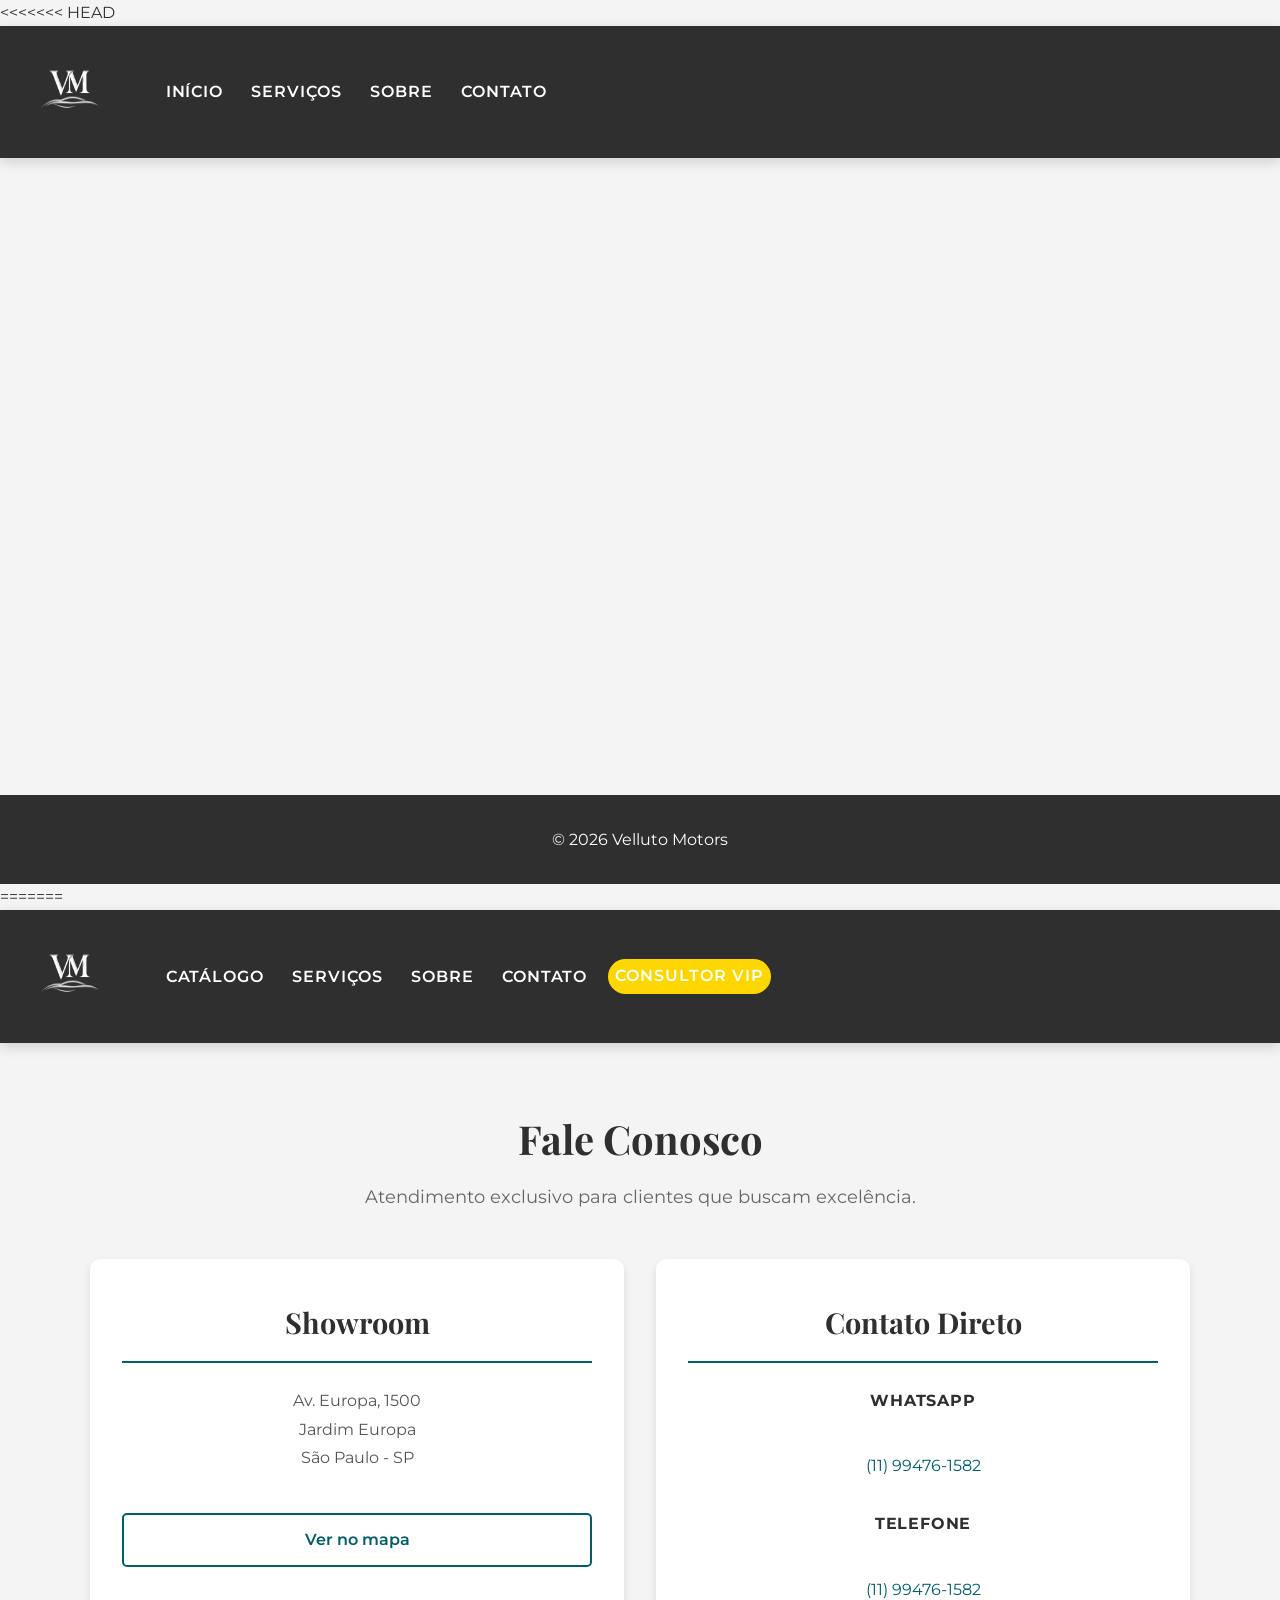
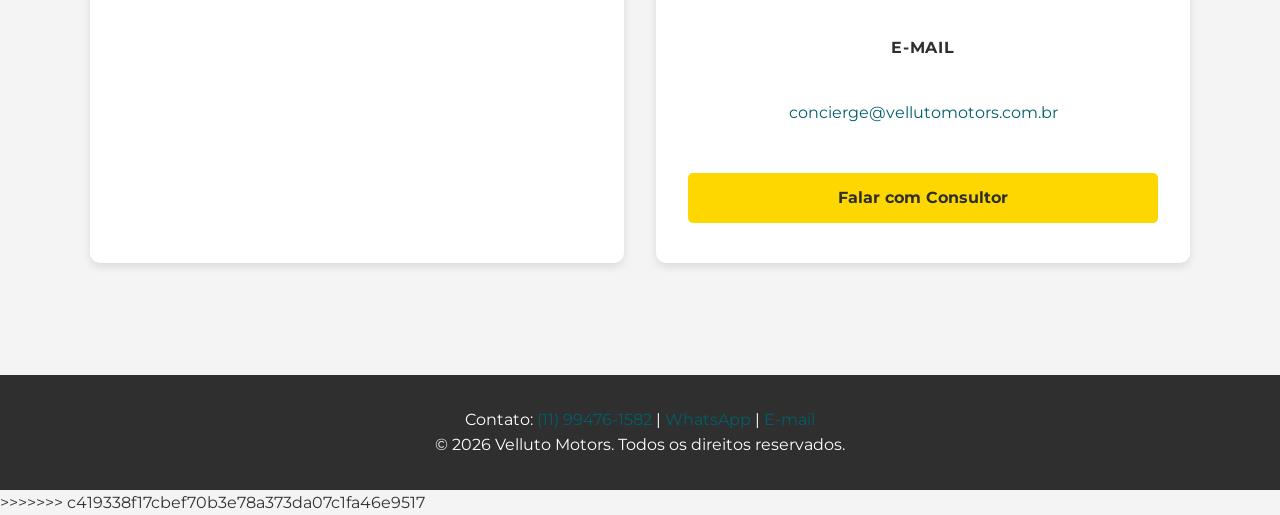
<file: contato.html>
<<<<<<< HEAD
<!DOCTYPE html>
<html lang="pt-BR">
<head>
    <meta charset="utf-8" />
    <meta name="viewport" content="width=device-width, initial-scale=1" />
    <title>Contato - Velluto Motors</title>
    <link rel="stylesheet" href="styles.css" />
</head>
<body>
    <header class="header">
        <div class="container header__inner">
            <div class="brand"><a href="index.html" class="brand__link"><img src="images/VM_logo.PNG" alt="Velluto Motors" class="brand__logo"/></a></div>
            <nav class="nav">
                <ul>
                    <li><a href="index.html">Início</a></li>
                    <li><a href="servicos.html">Serviços</a></li>
                    <li><a href="sobre.html">Sobre</a></li>
                    <li><a href="contato.html" class="active">Contato</a></li>
                </ul>
            </nav>
        </div>
    </header>

    <main id="conteudo">
        <section class="section reveal">
            <div class="container">
                <header class="section__header" style="margin-top: 50px;">
                    <h2 class="section__title">Fale Conosco</h2>
                </header>
                <div class="details-content">
                    <div class="details-specs">
                        <h3>Visite nosso Showroom</h3>
                        <p>Av. Europa, 1500 — Jardim Europa<br>São Paulo - SP</p>
                        <br>
                        <h3>Canais de Venda</h3>
                        <p><strong>WhatsApp:</strong> (11) 99476-1582</p>
                        <p><strong>E-mail:</strong> concierge@vellutomotors.com.br</p>
                        <br>
                        <a class="btn btn--gold" href="https://wa.me/5511994761582" target="_blank">Conversar Agora</a>
                    </div>
                </div>
            </div>
        </section>
    </main>

    <footer class="footer"><div class="container"><p>&copy; 2026 Velluto Motors</p></div></footer>
</body>
=======
<!DOCTYPE html>
<html lang="pt-BR">
<head>
  <meta charset="utf-8" />
  <meta name="viewport" content="width=device-width, initial-scale=1" />
  <title>Contato — Velluto Motors</title>
  <meta name="description" content="Entre em contato com a Velluto Motors. Atendimento VIP para clientes exclusivos." />
  
  <!-- Fonts -->
  <link rel="preconnect" href="https://fonts.googleapis.com">
  <link rel="preconnect" href="https://fonts.gstatic.com" crossorigin>
  <link href="https://fonts.googleapis.com/css2?family=Montserrat:wght@300;400;600;700&family=Playfair+Display:wght@600;700&display=swap" rel="stylesheet">
  
  <!-- CSS -->
  <link rel="stylesheet" href="styles.css" />
</head>
<body>

  <!-- Cabeçalho / Navegação -->
  <header class="header">
    <div class="container header__inner">
      <div class="brand">
        <a href="index.html" class="brand__link" aria-label="Velluto Motors — Início">
          <img src="images/VM_logo.PNG" alt="Velluto Motors" class="brand__logo" />
        </a>
      </div>

      <nav class="nav" aria-label="Menu principal">
        <ul>
          <li><a href="index.html#catalogo-menu">Catálogo</a></li>
          <li><a href="servicos.html">Serviços</a></li>
          <li><a href="sobre.html">Sobre</a></li>
          <li><a href="contato.html">Contato</a></li>
          <li><a class="btn btn--gold" href="https://wa.me/5511994761582" target="_blank" rel="noopener">Consultor VIP</a></li>
        </ul>
      </nav>
    </div>
  </header>

  <!-- Menu Catálogo Fullscreen -->
  <section id="catalogo-menu" class="catalog-menu" aria-labelledby="catalogo-title">
    <div class="catalog-menu__inner">
      <div class="catalog-menu__top">
        <h2 id="catalogo-title">Catálogo</h2>
        <a href="#" class="catalog-menu__close" aria-label="Fechar catálogo">×</a>
      </div>
      <div class="catalog-menu__wrap">
        <aside class="catalog-menu__side">
          <button class="catalog-menu__side-btn active" data-panel="ferrari">Ferrari</button>
          <button class="catalog-menu__side-btn" data-panel="lamborghini">Lamborghini</button>
          <button class="catalog-menu__side-btn" data-panel="suv">SUVs</button>
          <button class="catalog-menu__side-btn" data-panel="hiper">Hipercarros</button>
        </aside>

        <div class="catalog-menu__slides">
          <div class="catalog-slide active" id="ferrari">
            <h3>Ferrari</h3>
            <div class="catalog-slide__cards">
              <a href="detalhe-f8.html" class="catalog-card"><strong>F8 Tributo</strong><span>2023 • V8 Biturbo</span></a>
              <a href="detalhe-purosangue.html" class="catalog-card"><strong>Purosangue</strong><span>2025 • SUV</span></a>
            </div>
          </div>
          <div class="catalog-slide" id="lamborghini">
            <h3>Lamborghini</h3>
            <div class="catalog-slide__cards">
              <a href="detalhe-lambo.html" class="catalog-card"><strong>Aventador SVJ</strong><span>2021 • V12</span></a>
              <a href="detalhe-urus.html" class="catalog-card"><strong>Urus</strong><span>2023 • SUV</span></a>
            </div>
          </div>
          <div class="catalog-slide" id="suv">
            <h3>SUVs</h3>
            <div class="catalog-slide__cards">
              <a href="detalhe-dbx.html" class="catalog-card"><strong>DBX707</strong><span>2024 • V8</span></a>
              <a href="detalhe-rsq8.html" class="catalog-card"><strong>Audi RS Q8</strong><span>2023 • V8</span></a>
              <a href="detalhe-brabus.html" class="catalog-card"><strong>Brabus G63 800</strong><span>2023 • V8</span></a>
            </div>
          </div>
          <div class="catalog-slide" id="hiper">
            <h3>Hipercarros</h3>
            <div class="catalog-slide__cards">
              <a href="detalhe-mercedes.html" class="catalog-card"><strong>AMG ONE</strong><span>2022 • Híbrido</span></a>
            </div>
          </div>
        </div>
      </div>
    </div>
  </section>

  <!-- Script do Catálogo -->
  <script>
    document.addEventListener('DOMContentLoaded', function () {
      const sideButtons = document.querySelectorAll('.catalog-menu__side-btn');
      const slides = document.querySelectorAll('.catalog-slide');

      sideButtons.forEach(btn => {
        btn.addEventListener('click', function () {
          const target = this.dataset.panel;
          sideButtons.forEach(b => b.classList.remove('active'));
          slides.forEach(s => s.classList.remove('active'));
          this.classList.add('active');
          document.getElementById(target)?.classList.add('active');
        });
      });
    });
  </script>

  <!-- Conteúdo Principal -->
  <main id="conteudo">
    <section class="section contato-section">
      <div class="container">

        <header class="section__header">
          <h2 class="section__title">Fale Conosco</h2>
          <p class="section__subtitle">
            Atendimento exclusivo para clientes que buscam excelência.
          </p>
        </header>

        <div class="contato-grid">

          <!-- Card Showroom -->
          <div class="contato-card">
            <h3>Showroom</h3>
            <p>
              Av. Europa, 1500<br>
              Jardim Europa<br>
              São Paulo - SP
            </p>
            <a 
              href="https://www.google.com/maps?q=Av.+Europa,+1500+São+Paulo" 
              target="_blank" 
              class="btn btn--outline"
              rel="noopener"
            >
              Ver no mapa
            </a>
          </div>

          <!-- Card Contato Direto -->
          <div class="contato-card">
            <h3>Contato Direto</h3>

            <p>
              <strong>WhatsApp</strong><br>
              <a href="https://wa.me/5511994761582" target="_blank" rel="noopener">
                (11) 99476-1582
              </a>
            </p>

            <p>
              <strong>Telefone</strong><br>
              <a href="tel:+5511994761582">
                (11) 99476-1582
              </a>
            </p>

            <p>
              <strong>E-mail</strong><br>
              <a href="mailto:concierge@vellutomotors.com.br">
                concierge@vellutomotors.com.br
              </a>
            </p>

            <a 
              class="btn btn--gold" 
              href="https://wa.me/5511994761582" 
              target="_blank"
              rel="noopener"
            >
              Falar com Consultor
            </a>
          </div>

        </div>

      </div>
    </section>
  </main>

  <!-- Rodapé -->
  <footer class="footer">
    <div class="container">
      <p>
        Contato: 
        <a href="tel:+5511994761582">(11) 99476-1582</a> | 
        <a href="https://wa.me/5511994761582" target="_blank" rel="noopener">WhatsApp</a> | 
        <a href="mailto:concierge@vellutomotors.com.br">E-mail</a>
      </p>
      <p>&copy; 2026 Velluto Motors. Todos os direitos reservados.</p>
    </div>
  </footer>

</body>
>>>>>>> c419338f17cbef70b3e78a373da07c1fa46e9517
</html>
</file>
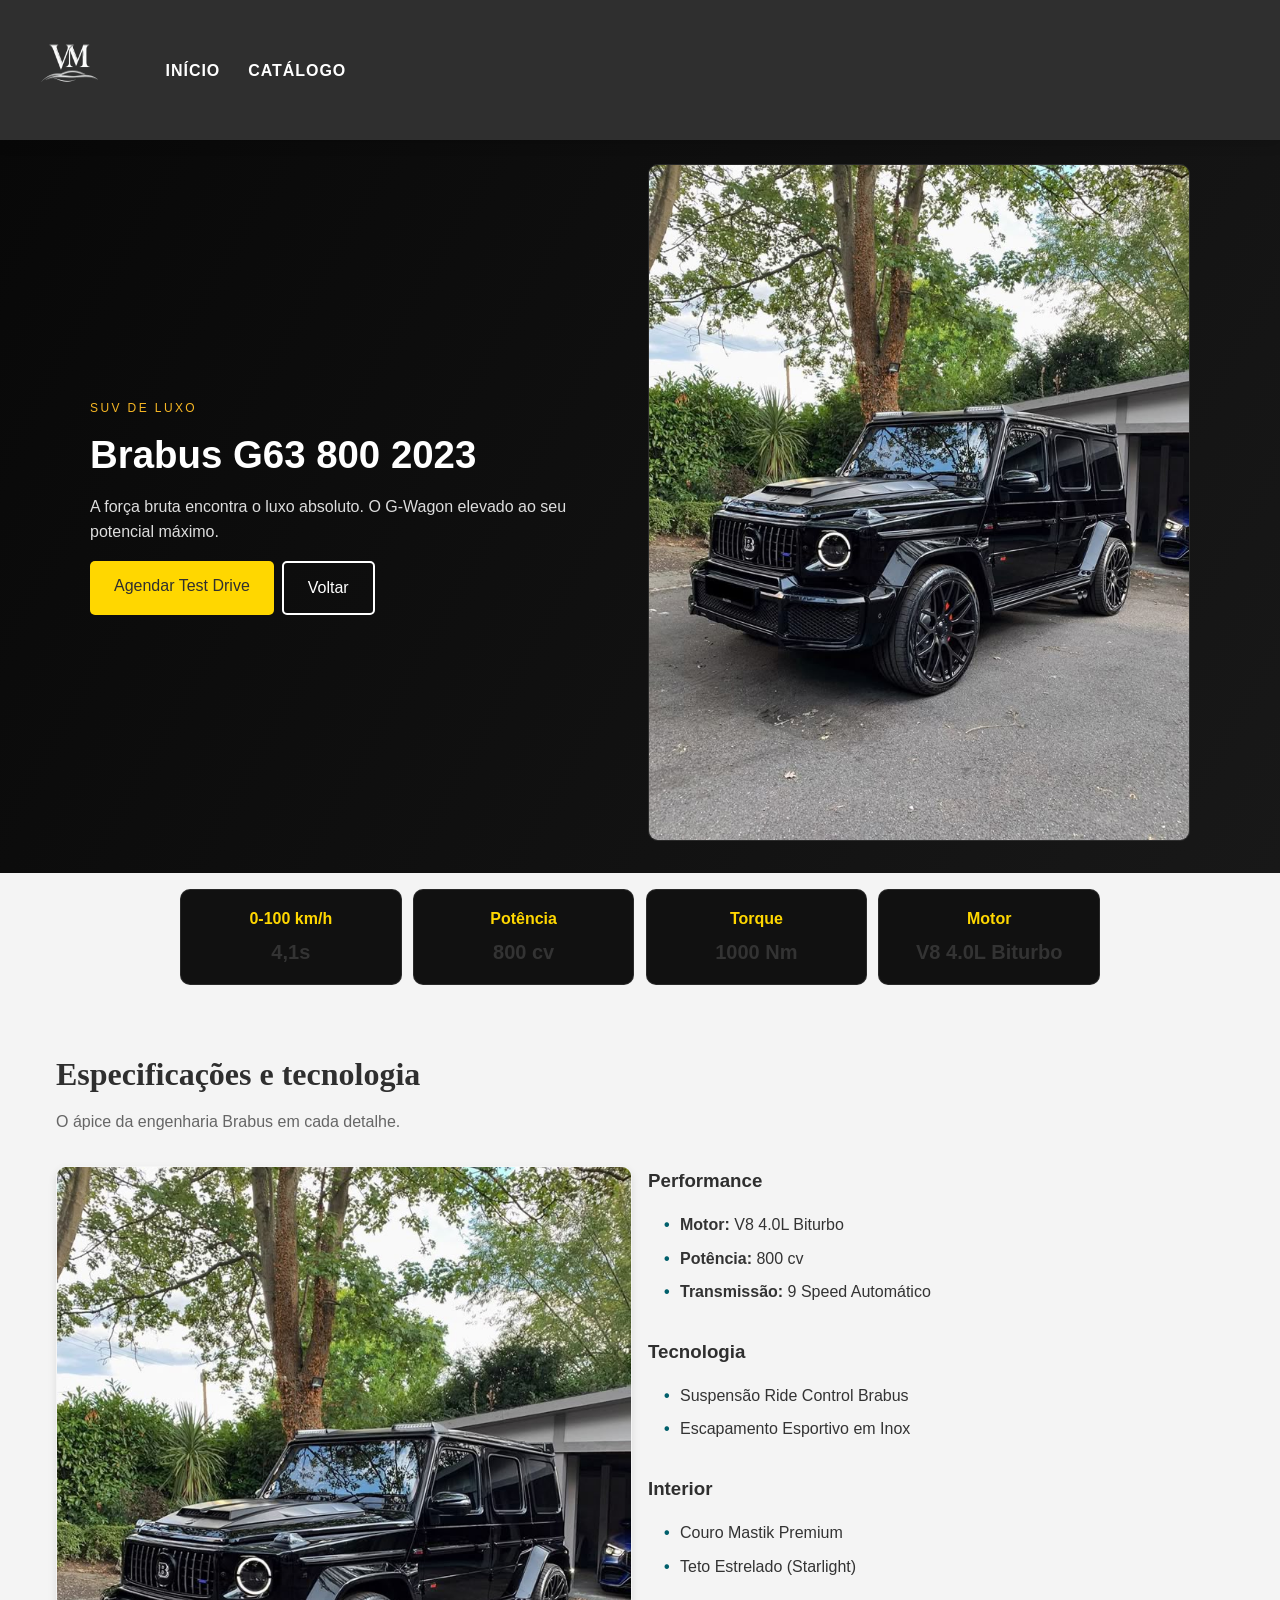
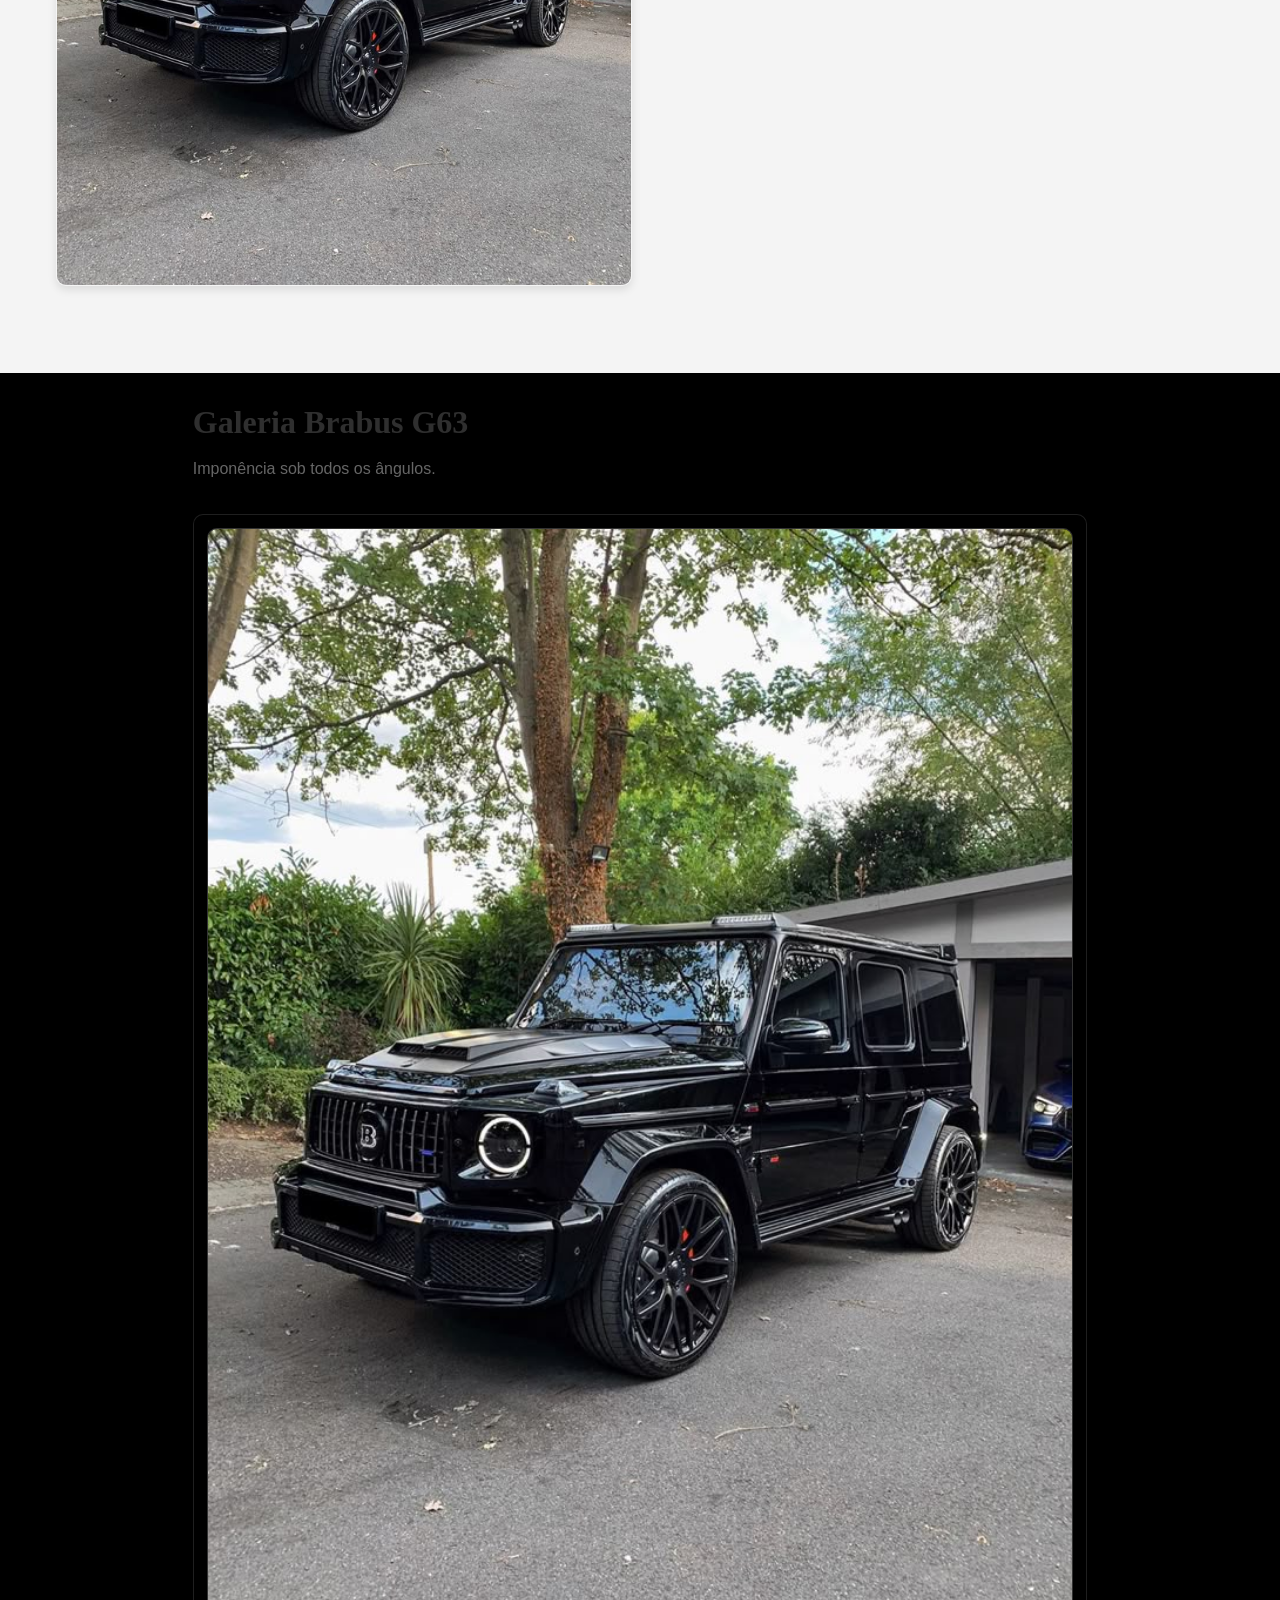
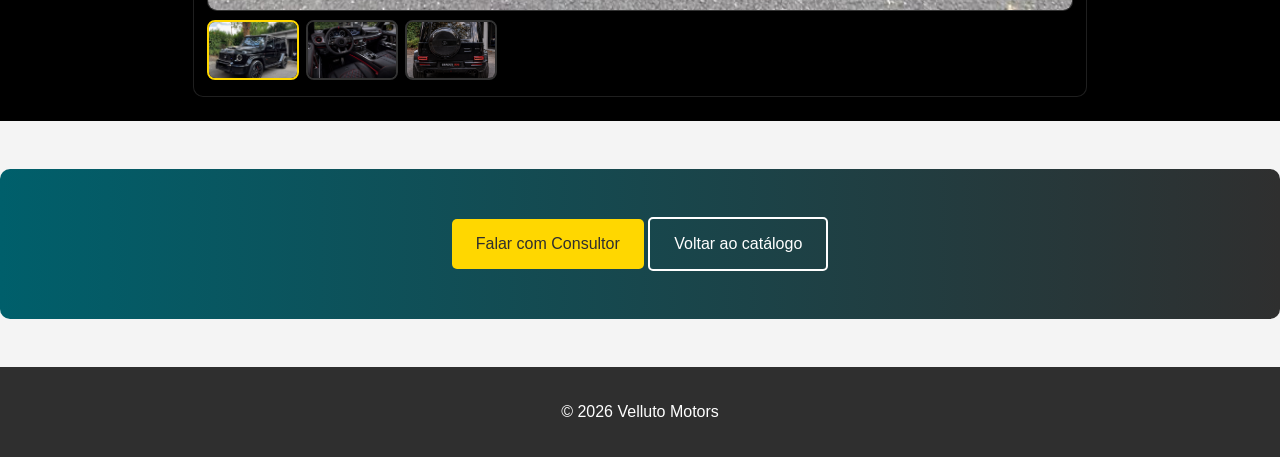
<file: detalhe-brabus.html>
<!DOCTYPE html>
<html lang="pt-BR">
<head>
    <meta charset="utf-8" />
    <meta name="viewport" content="width=device-width, initial-scale=1" />
    <title>Brabus G63 800 2023 - Velluto Motors</title>
    <link rel="stylesheet" href="styles.css" />
</head>
<body>
    <header class="header">
        <div class="container header__inner">
            <div class="brand">
                <a href="index.html" class="brand__link">
                    <img src="images/VM_logo.PNG" alt="Velluto Motors" class="brand__logo"/>
                </a>
            </div>
            <nav class="nav">
                <ul>
                    <li><a href="index.html">Início</a></li>
                    <li><a href="index.html#catalogo-menu">Catálogo</a></li>
                </ul>
            </nav>
        </div>
    </header>

    <main id="conteudo">
        <section class="section hero-section">
            <div class="hero-wrap">
                <div class="hero-left">
                    <p class="eyebrow">SUV de Luxo</p>
                    <h1 class="hero-title">Brabus G63 800 2023</h1>
                    <p class="hero-subtitle">A força bruta encontra o luxo absoluto. O G-Wagon elevado ao seu potencial máximo.</p>
                    <div class="hero-actions">
                        <a class="btn btn--gold" href="https://wa.me/5511994761582" target="_blank" rel="noopener">Agendar Test Drive</a>
                        <a class="btn btn--outline" href="index.html">Voltar</a>
                    </div>
                </div>
                <div class="hero-right">
                    <img src="images/BrabusG63.jpeg" alt="Brabus G63 800 2023" />
                </div>
            </div>
        </section>

        <section class="section stats-section reveal">
            <div class="container">
                <div class="stats-grid">
                    <div class="stat-card"><strong>0-100 km/h</strong><span>4,1s</span></div>
                    <div class="stat-card"><strong>Potência</strong><span>800 cv</span></div>
                    <div class="stat-card"><strong>Torque</strong><span>1000 Nm</span></div>
                    <div class="stat-card"><strong>Motor</strong><span>V8 4.0L Biturbo</span></div>
                </div>
            </div>
        </section>

        <section class="section details-section reveal">
            <div class="container">
                <header class="section__header">
                    <h2 class="section__title">Especificações e tecnologia</h2>
                    <p class="section__subtitle">O ápice da engenharia Brabus em cada detalhe.</p>
                </header>
                <div class="details-content">
                    <div class="details-image">
                        <img src="images/BrabusG63.jpeg" alt="Brabus G63 800 detalhes"/>
                    </div>
                    <div class="details-specs">
                        <h3>Performance</h3>
                        <ul>
                            <li><strong>Motor:</strong> V8 4.0L Biturbo</li>
                            <li><strong>Potência:</strong> 800 cv</li>
                            <li><strong>Transmissão:</strong> 9 Speed Automático</li>
                        </ul>
                        <h3>Tecnologia</h3>
                        <ul>
                            <li>Suspensão Ride Control Brabus</li>
                            <li>Escapamento Esportivo em Inox</li>
                        </ul>
                        <h3>Interior</h3>
                        <ul>
                            <li>Couro Mastik Premium</li>
                            <li>Teto Estrelado (Starlight)</li>
                        </ul>
                    </div>
                </div>
            </div>
        </section>

        <section class="section gallery-section reveal">
            <div class="container">
                <header class="section__header">
                    <h2 class="section__title">Galeria Brabus G63</h2>
                    <p class="section__subtitle">Imponência sob todos os ângulos.</p>
                </header>
                <div class="gallery-wrap">
                    <div class="gallery-main">
                        <img id="gallery-main-img" src="images/BrabusG63.jpeg" alt="Brabus G63 800 Principal"/>
                    </div>
                    <div class="gallery-thumbs" aria-label="Miniaturas da galeria">
                        <button class="thumb active" data-src="images/BrabusG63.jpeg" aria-label="Frente Brabus"><img src="images/BrabusG63.jpeg" alt="Frente Brabus"/></button>
                        <button class="thumb" data-src="images/BrabusG63800Interior.png" aria-label="Interior Brabus"><img src="images/BrabusG63800Interior.png" alt="Interior Brabus"/></button>
                        <button class="thumb" data-src="images/Brabus800G63Traseira.png" aria-label="Traseira Brabus"><img src="images/Brabus800G63Traseira.png" alt="Traseira Brabus"/></button>
                    </div>
                </div>
            </div>
        </section>

        <div class="cta-section reveal">
            <div class="container" style="text-align: center;">
                <a class="btn btn--gold" href="https://wa.me/5511994761582" target="_blank" rel="noopener">Falar com Consultor</a> 
                <a class="btn btn--outline" href="index.html">Voltar ao catálogo</a>
            </div>
        </div>
    </main>

    <script>
        document.addEventListener('DOMContentLoaded', function () {
            // Galeria
            const mainImg = document.getElementById('gallery-main-img');
            const thumbs = document.querySelectorAll('.gallery-thumbs .thumb');
            thumbs.forEach(btn => {
                btn.addEventListener('click', function () {
                    const src = this.dataset.src;
                    if (!src) return;
                    mainImg.src = src;
                    mainImg.alt = this.querySelector('img')?.alt || 'Imagem da Brabus G63';
                    thumbs.forEach(t => t.classList.remove('active'));
                    this.classList.add('active');
                });
            });

            // Reveal on Scroll
            const reveals = document.querySelectorAll('.reveal');
            const observer = new IntersectionObserver((entries) => {
                entries.forEach(entry => {
                    if (entry.isIntersecting) {
                        entry.target.classList.add('visible');
                    }
                });
            }, { threshold: 0.15 });
            reveals.forEach(r => observer.observe(r));
        });
    </script>

    <footer class="footer">
        <div class="container">
            <p>&copy; 2026 Velluto Motors</p>
        </div>
    </footer>
</body>
</html>
</file>
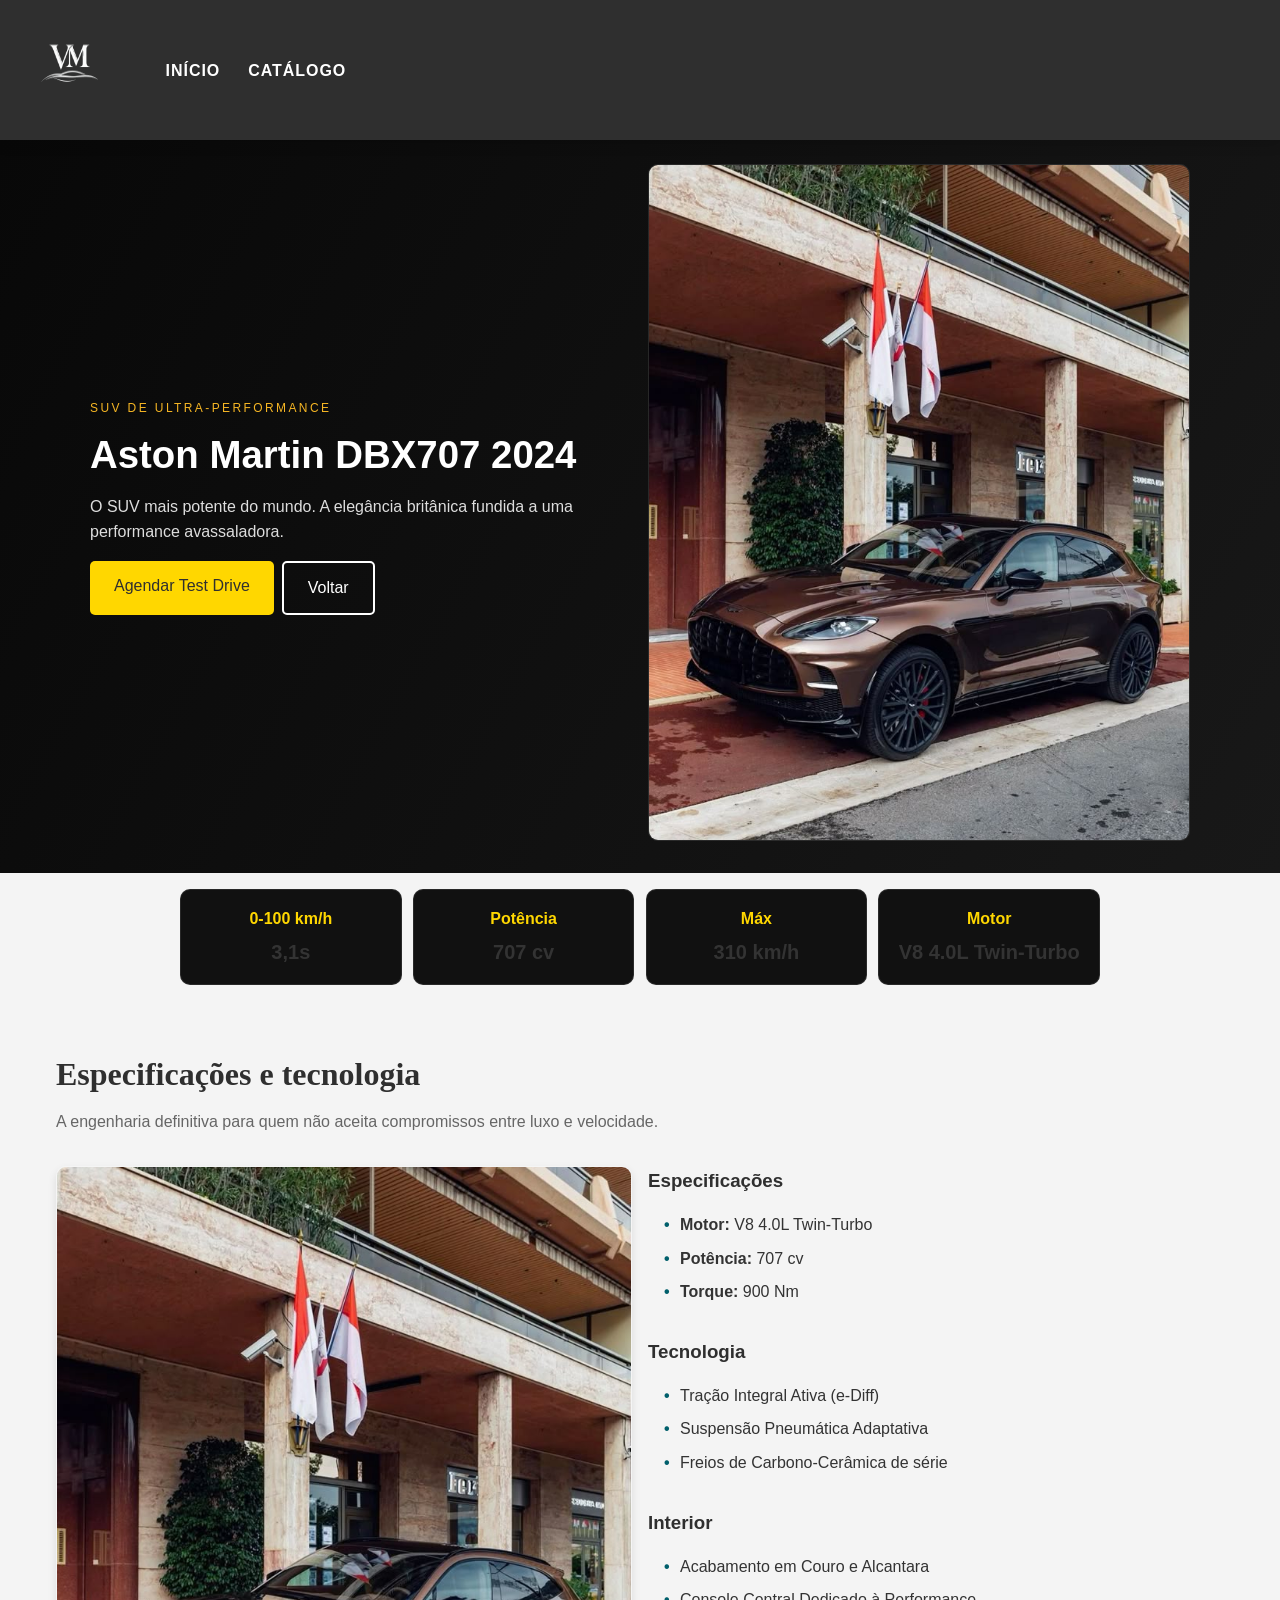
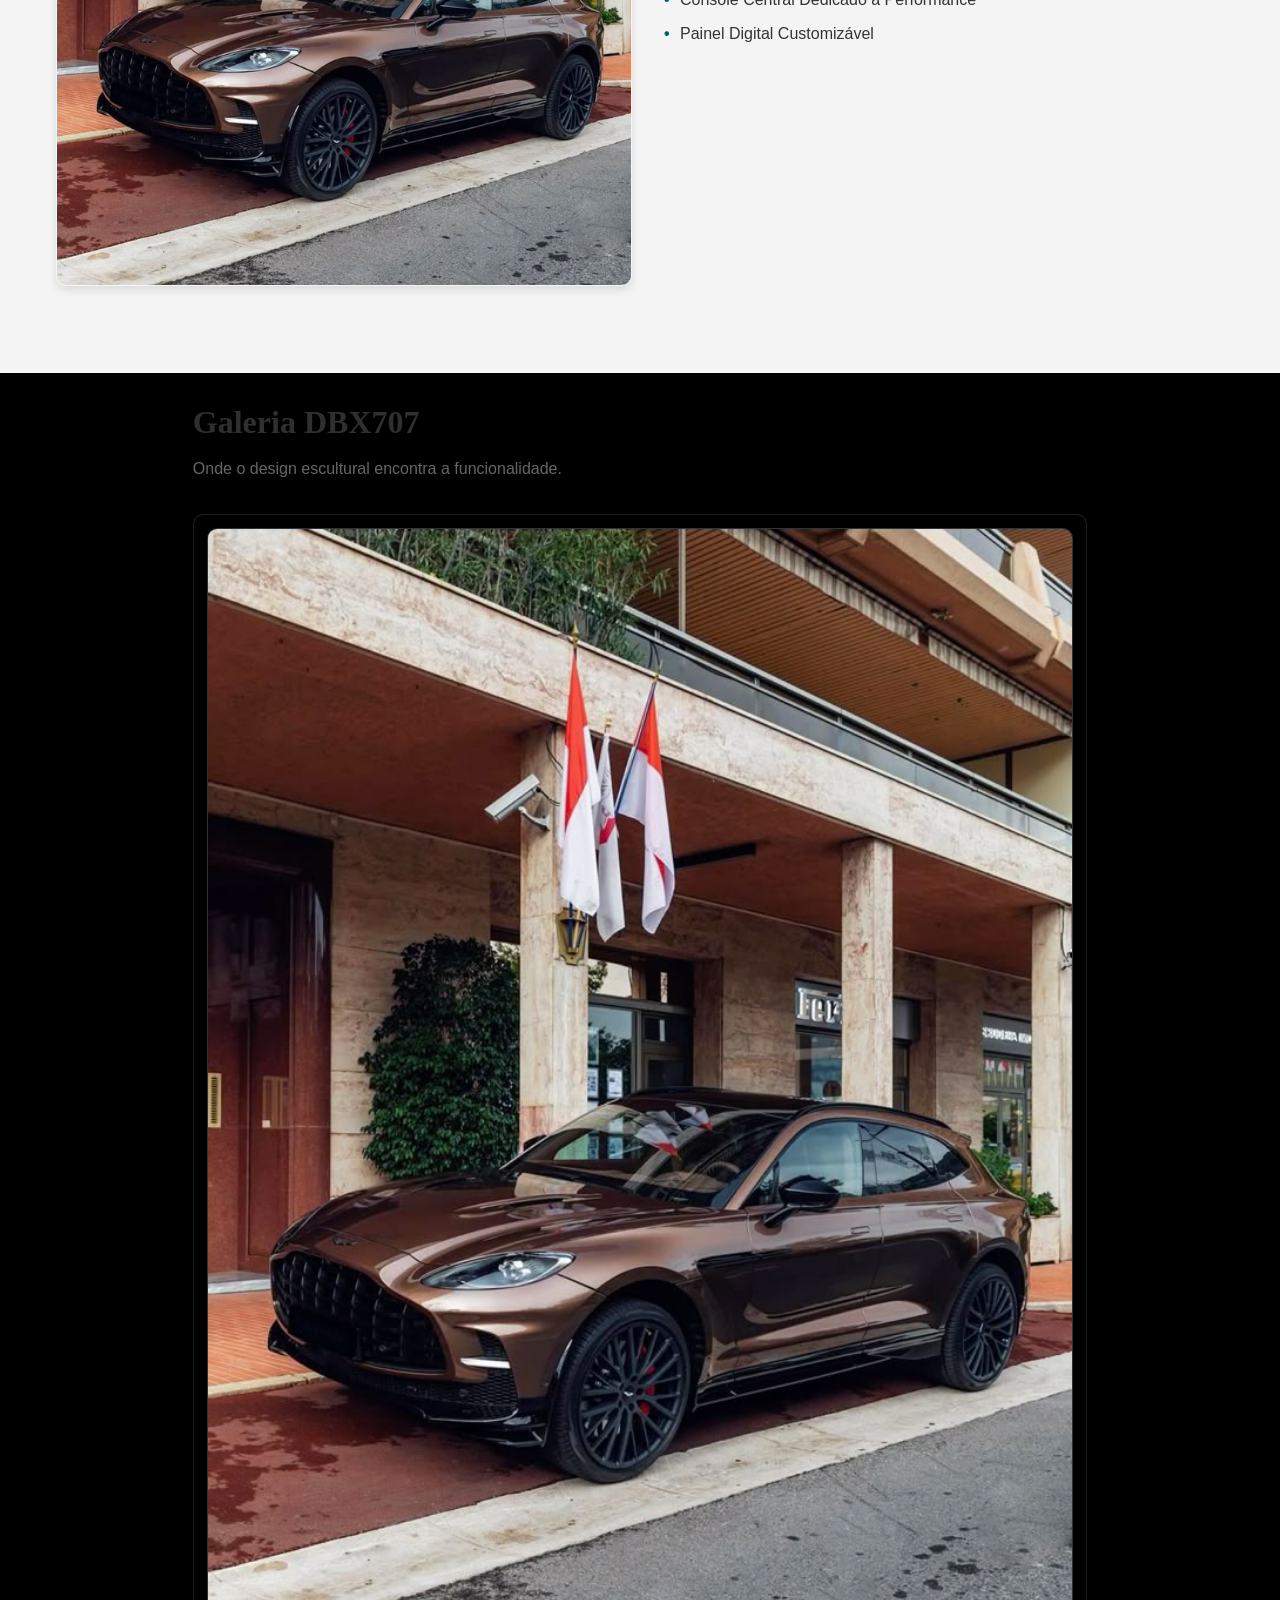
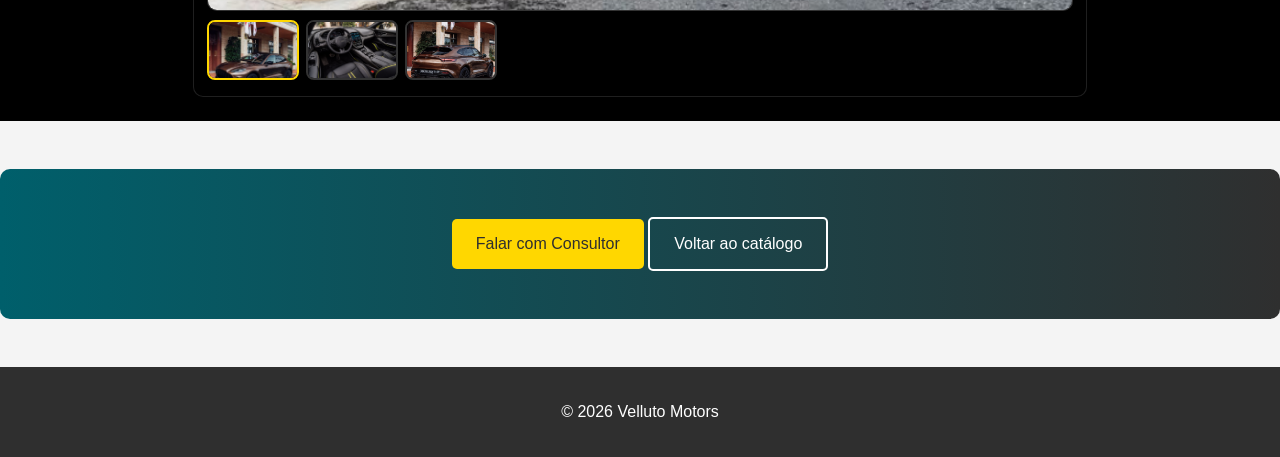
<file: detalhe-dbx.html>
<!DOCTYPE html>
<html lang="pt-BR">
<head>
    <meta charset="utf-8" />
    <meta name="viewport" content="width=device-width, initial-scale=1" />
    <title>Aston Martin DBX707 2024 - Velluto Motors</title>
    <link rel="stylesheet" href="styles.css" />
</head>
<body>
    <header class="header">
        <div class="container header__inner">
            <div class="brand">
                <a href="index.html" class="brand__link">
                    <img src="images/VM_logo.PNG" alt="Velluto Motors" class="brand__logo"/>
                </a>
            </div>
            <nav class="nav">
                <ul>
                    <li><a href="index.html">Início</a></li>
                    <li><a href="index.html#catalogo-menu">Catálogo</a></li>
                </ul>
            </nav>
        </div>
    </header>

    <main id="conteudo">
        <section class="section hero-section">
            <div class="hero-wrap">
                <div class="hero-left">
                    <p class="eyebrow">SUV de Ultra-Performance</p>
                    <h1 class="hero-title">Aston Martin DBX707 2024</h1>
                    <p class="hero-subtitle">O SUV mais potente do mundo. A elegância britânica fundida a uma performance avassaladora.</p>
                    <div class="hero-actions">
                        <a class="btn btn--gold" href="https://wa.me/5511994761582" target="_blank" rel="noopener">Agendar Test Drive</a>
                        <a class="btn btn--outline" href="index.html">Voltar</a>
                    </div>
                </div>
                <div class="hero-right">
                    <img src="images/DBX707.jpg" alt="Aston Martin DBX707" />
                </div>
            </div>
        </section>

        <section class="section stats-section reveal">
            <div class="container">
                <div class="stats-grid">
                    <div class="stat-card"><strong>0-100 km/h</strong><span>3,1s</span></div>
                    <div class="stat-card"><strong>Potência</strong><span>707 cv</span></div>
                    <div class="stat-card"><strong>Máx</strong><span>310 km/h</span></div>
                    <div class="stat-card"><strong>Motor</strong><span>V8 4.0L Twin-Turbo</span></div>
                </div>
            </div>
        </section>

        <section class="section details-section reveal">
            <div class="container">
                <header class="section__header">
                    <h2 class="section__title">Especificações e tecnologia</h2>
                    <p class="section__subtitle">A engenharia definitiva para quem não aceita compromissos entre luxo e velocidade.</p>
                </header>
                <div class="details-content">
                    <div class="details-image">
                        <img src="images/DBX707.jpg" alt="Detalhes DBX707"/>
                    </div>
                    <div class="details-specs">
                        <h3>Especificações</h3>
                        <ul>
                            <li><strong>Motor:</strong> V8 4.0L Twin-Turbo</li>
                            <li><strong>Potência:</strong> 707 cv</li>
                            <li><strong>Torque:</strong> 900 Nm</li>
                        </ul>
                        <h3>Tecnologia</h3>
                        <ul>
                            <li>Tração Integral Ativa (e-Diff)</li>
                            <li>Suspensão Pneumática Adaptativa</li>
                            <li>Freios de Carbono-Cerâmica de série</li>
                        </ul>
                        <h3>Interior</h3>
                        <ul>
                            <li>Acabamento em Couro e Alcantara</li>
                            <li>Console Central Dedicado à Performance</li>
                            <li>Painel Digital Customizável</li>
                        </ul>
                    </div>
                </div>
            </div>
        </section>

        <section class="section gallery-section reveal">
            <div class="container">
                <header class="section__header">
                    <h2 class="section__title">Galeria DBX707</h2>
                    <p class="section__subtitle">Onde o design escultural encontra a funcionalidade.</p>
                </header>
                <div class="gallery-wrap">
                    <div class="gallery-main">
                        <img id="gallery-main-img" src="images/DBX707.jpg" alt="Aston Martin DBX707 Principal"/>
                    </div>
                    <div class="gallery-thumbs" aria-label="Miniaturas da galeria">
                        <button class="thumb active" data-src="images/DBX707.jpg" aria-label="Vista frontal"><img src="images/DBX707.jpg" alt="DBX707 frente"/></button>
                        <button class="thumb" data-src="images/AstonMartinInterior.png" aria-label="Interior"><img src="images/AstonMartinInterior.png" alt="DBX707 interior"/></button>
                        <button class="thumb" data-src="images/AstonMartinTraseira.png" aria-label="Traseira"><img src="images/AstonMartinTraseira.png" alt="DBX707 traseira"/></button>
                    </div>
                </div>
            </div>
        </section>

        <div class="cta-section reveal">
            <div class="container" style="text-align: center;">
                <a class="btn btn--gold" href="https://wa.me/5511994761582" target="_blank" rel="noopener">Falar com Consultor</a> 
                <a class="btn btn--outline" href="index.html">Voltar ao catálogo</a>
            </div>
        </div>
    </main>

    <script>
        document.addEventListener('DOMContentLoaded', function () {
            // Galeria
            const mainImg = document.getElementById('gallery-main-img');
            const thumbs = document.querySelectorAll('.gallery-thumbs .thumb');
            thumbs.forEach(btn => {
                btn.addEventListener('click', function () {
                    const src = this.dataset.src;
                    if (!src) return;
                    mainImg.src = src;
                    mainImg.alt = this.querySelector('img')?.alt || 'Imagem do DBX707';
                    thumbs.forEach(t => t.classList.remove('active'));
                    this.classList.add('active');
                });
            });

            // Reveal on Scroll
            const reveals = document.querySelectorAll('.reveal');
            const observer = new IntersectionObserver((entries) => {
                entries.forEach(entry => {
                    if (entry.isIntersecting) {
                        entry.target.classList.add('visible');
                    }
                });
            }, { threshold: 0.15 });
            reveals.forEach(r => observer.observe(r));
        });
    </script>

    <footer class="footer">
        <div class="container">
            <p>&copy; 2026 Velluto Motors</p>
        </div>
    </footer>
</body>
</html>
</file>
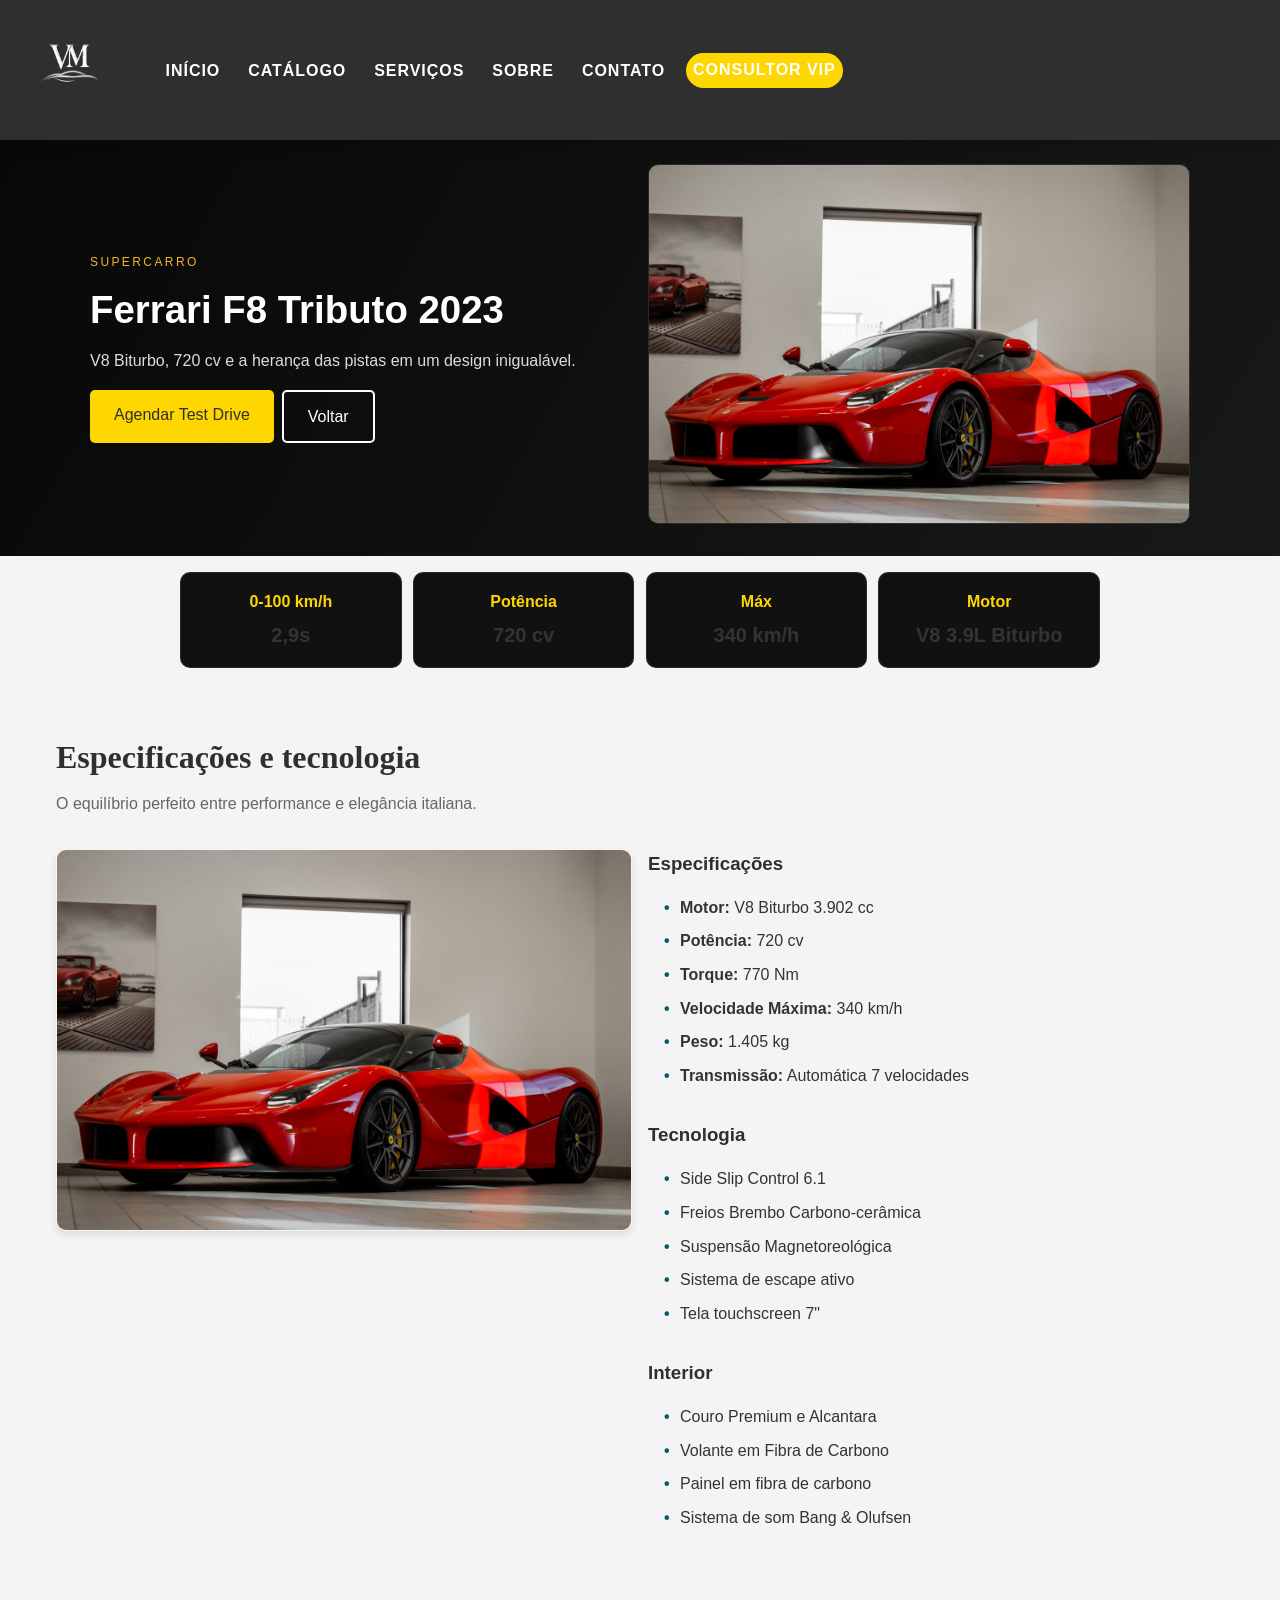
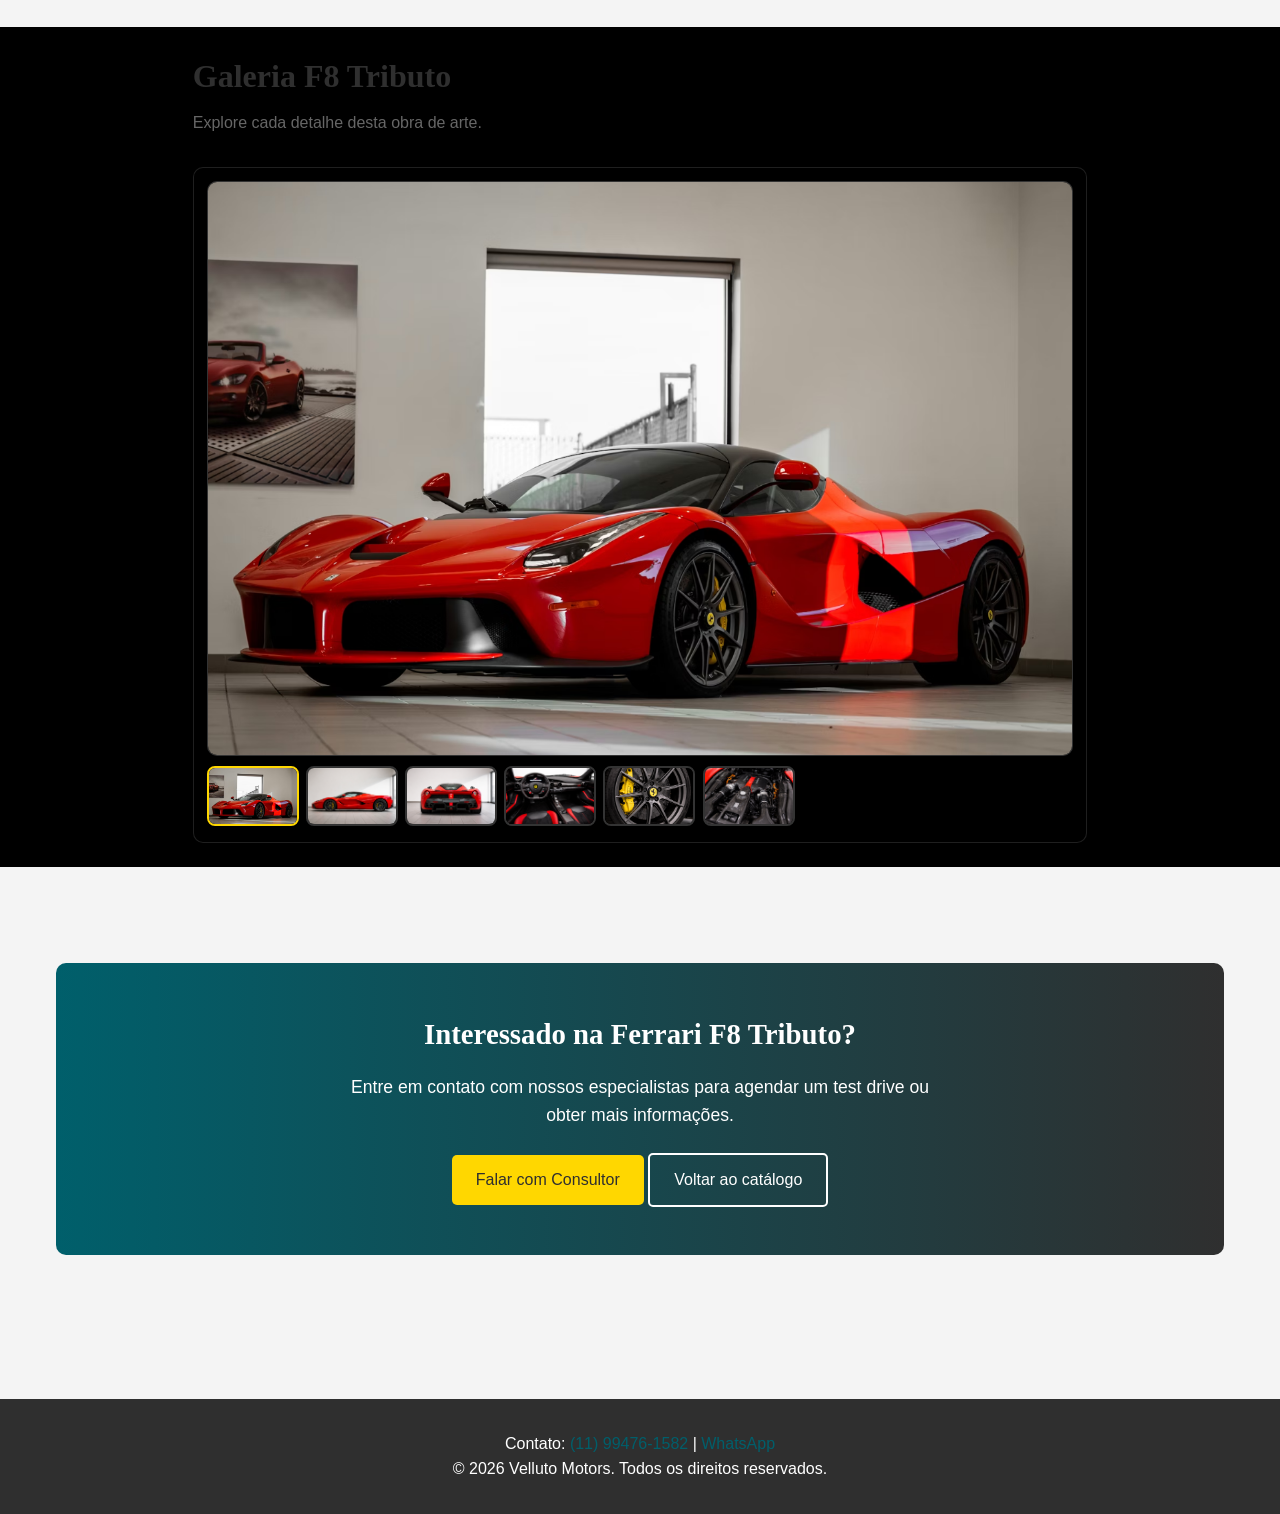
<file: detalhe-f8.html>
<!DOCTYPE html>
<html lang="pt-BR">
<head>
    <meta charset="utf-8" />
    <meta name="viewport" content="width=device-width, initial-scale=1" />
    <title>Ferrari F8 Tributo 2023 - Velluto Motors</title>
    <link rel="stylesheet" href="styles.css" />
</head>
<body>
    <header class="header">
        <div class="container header__inner">
            <div class="brand">
                <a href="index.html" class="brand__link">
                    <img src="images/VM_logo.PNG" alt="Velluto Motors" class="brand__logo"/>
                </a>
            </div>
            <nav class="nav">
                <ul>
                    <li><a href="index.html">Início</a></li>
                    <li><a href="index.html#catalogo-menu">Catálogo</a></li>
                    <li><a href="servicos.html">Serviços</a></li>
                    <li><a href="sobre.html">Sobre</a></li>
                    <li><a href="contato.html">Contato</a></li>
                    <li><a class="btn btn--gold" href="https://wa.me/5511994761582" target="_blank" rel="noopener">Consultor VIP</a></li>
                </ul>
            </nav>
        </div>
    </header>

    <main id="conteudo">
        <section class="section hero-section">
            <div class="hero-wrap">
                <div class="hero-left">
                    <p class="eyebrow">Supercarro</p>
                    <h1 class="hero-title">Ferrari F8 Tributo 2023</h1>
                    <p class="hero-subtitle">V8 Biturbo, 720 cv e a herança das pistas em um design inigualável.</p>
                    <div class="hero-actions">
                        <a class="btn btn--gold" href="https://wa.me/5511994761582" target="_blank" rel="noopener">Agendar Test Drive</a>
                        <a class="btn btn--outline" href="index.html">Voltar</a>
                    </div>
                </div>
                <div class="hero-right">
                    <!-- 🔥 CORRIGIDO: usando f8.png -->
                    <img src="images/f8.png" alt="Ferrari F8 Tributo" />
                </div>
            </div>
        </section>

        <section class="section stats-section reveal">
            <div class="container">
                <div class="stats-grid">
                    <div class="stat-card"><strong>0-100 km/h</strong><span>2,9s</span></div>
                    <div class="stat-card"><strong>Potência</strong><span>720 cv</span></div>
                    <div class="stat-card"><strong>Máx</strong><span>340 km/h</span></div>
                    <div class="stat-card"><strong>Motor</strong><span>V8 3.9L Biturbo</span></div>
                </div>
            </div>
        </section>

        <section class="section details-section reveal">
            <div class="container">
                <header class="section__header">
                    <h2 class="section__title">Especificações e tecnologia</h2>
                    <p class="section__subtitle">O equilíbrio perfeito entre performance e elegância italiana.</p>
                </header>
                <div class="details-content">
                    <div class="details-image">
                        <!-- 🔥 CORRIGIDO: usando f8.png -->
                        <img src="images/f8.png" alt="Detalhe Ferrari F8"/>
                    </div>
                    <div class="details-specs">
                        <h3>Especificações</h3>
                        <ul>
                            <li><strong>Motor:</strong> V8 Biturbo 3.902 cc</li>
                            <li><strong>Potência:</strong> 720 cv</li>
                            <li><strong>Torque:</strong> 770 Nm</li>
                            <li><strong>Velocidade Máxima:</strong> 340 km/h</li>
                            <li><strong>Peso:</strong> 1.405 kg</li>
                            <li><strong>Transmissão:</strong> Automática 7 velocidades</li>
                        </ul>
                        <h3>Tecnologia</h3>
                        <ul>
                            <li>Side Slip Control 6.1</li>
                            <li>Freios Brembo Carbono-cerâmica</li>
                            <li>Suspensão Magnetoreológica</li>
                            <li>Sistema de escape ativo</li>
                            <li>Tela touchscreen 7"</li>
                        </ul>
                        <h3>Interior</h3>
                        <ul>
                            <li>Couro Premium e Alcantara</li>
                            <li>Volante em Fibra de Carbono</li>
                            <li>Painel em fibra de carbono</li>
                            <li>Sistema de som Bang & Olufsen</li>
                        </ul>
                    </div>
                </div>
            </div>
        </section>

        <section class="section gallery-section reveal">
            <div class="container">
                <header class="section__header">
                    <h2 class="section__title">Galeria F8 Tributo</h2>
                    <p class="section__subtitle">Explore cada detalhe desta obra de arte.</p>
                </header>
                <div class="gallery-wrap">
                    <div class="gallery-main">
                        <!-- 🔥 CORRIGIDO: usando f8.png como principal -->
                        <img id="gallery-main-img" src="images/f8.png" alt="Ferrari F8 Tributo 2023"/>
                    </div>
                    <div class="gallery-thumbs" aria-label="Miniaturas da galeria">
                        <!-- 🔥 TODAS AS IMAGENS CORRIGIDAS COM SEUS NOMES REAIS 🔥 -->
                        <button class="thumb active" data-src="images/f8.png" aria-label="Frente"><img src="images/f8.png" alt="Ferrari frente"/></button>
                        <button class="thumb" data-src="images/f8Lateral.png" aria-label="Lateral"><img src="images/f8Lateral.png" alt="Ferrari lateral"/></button>
                        <button class="thumb" data-src="images/f8Traseira.png" aria-label="Traseira"><img src="images/f8Traseira.png" alt="Ferrari traseira"/></button>
                        <button class="thumb" data-src="images/f8Interior.png" aria-label="Interior"><img src="images/f8Interior.png" alt="Ferrari interior"/></button>
                        <button class="thumb" data-src="images/f8Roda.png" aria-label="Roda"><img src="images/f8Roda.png" alt="Ferrari roda"/></button>
                        <button class="thumb" data-src="images/f8Motor.png" aria-label="Motor"><img src="images/f8Motor.png" alt="Ferrari motor"/></button>
                    </div>
                </div>
            </div>
        </section>

        <section class="section reveal">
            <div class="container">
                <div class="cta-section">
                    <h3>Interessado na Ferrari F8 Tributo?</h3>
                    <p>Entre em contato com nossos especialistas para agendar um test drive ou obter mais informações.</p>
                    <a class="btn btn--gold" href="https://wa.me/5511994761582" target="_blank" rel="noopener">Falar com Consultor</a> 
                    <a class="btn btn--outline" href="index.html">Voltar ao catálogo</a>
                </div>
            </div>
        </section>
    </main>

    <script>
        document.addEventListener('DOMContentLoaded', function () {
            // Lógica da Galeria
            const mainImg = document.getElementById('gallery-main-img');
            const thumbs = document.querySelectorAll('.gallery-thumbs .thumb');
            thumbs.forEach(btn => {
                btn.addEventListener('click', function () {
                    const src = this.dataset.src;
                    if (!src) return;
                    mainImg.src = src;
                    mainImg.alt = this.querySelector('img')?.alt || 'Imagem da Ferrari F8';
                    thumbs.forEach(t => t.classList.remove('active'));
                    this.classList.add('active');
                });
            });

            // Lógica de Scroll Reveal
            const reveals = document.querySelectorAll('.reveal');
            const observer = new IntersectionObserver((entries) => {
                entries.forEach(entry => {
                    if (entry.isIntersecting) {
                        entry.target.classList.add('visible');
                    }
                });
            }, { threshold: 0.15 });
            reveals.forEach(r => observer.observe(r));
        });
    </script>

    <footer class="footer">
        <div class="container">
            <p>Contato: <a href="tel:5511994761582">(11) 99476-1582</a> | <a href="https://wa.me/5511994761582" target="_blank" rel="noopener">WhatsApp</a></p>
            <p>&copy; 2026 Velluto Motors. Todos os direitos reservados.</p>
        </div>
    </footer>
</body>
</html>
</file>
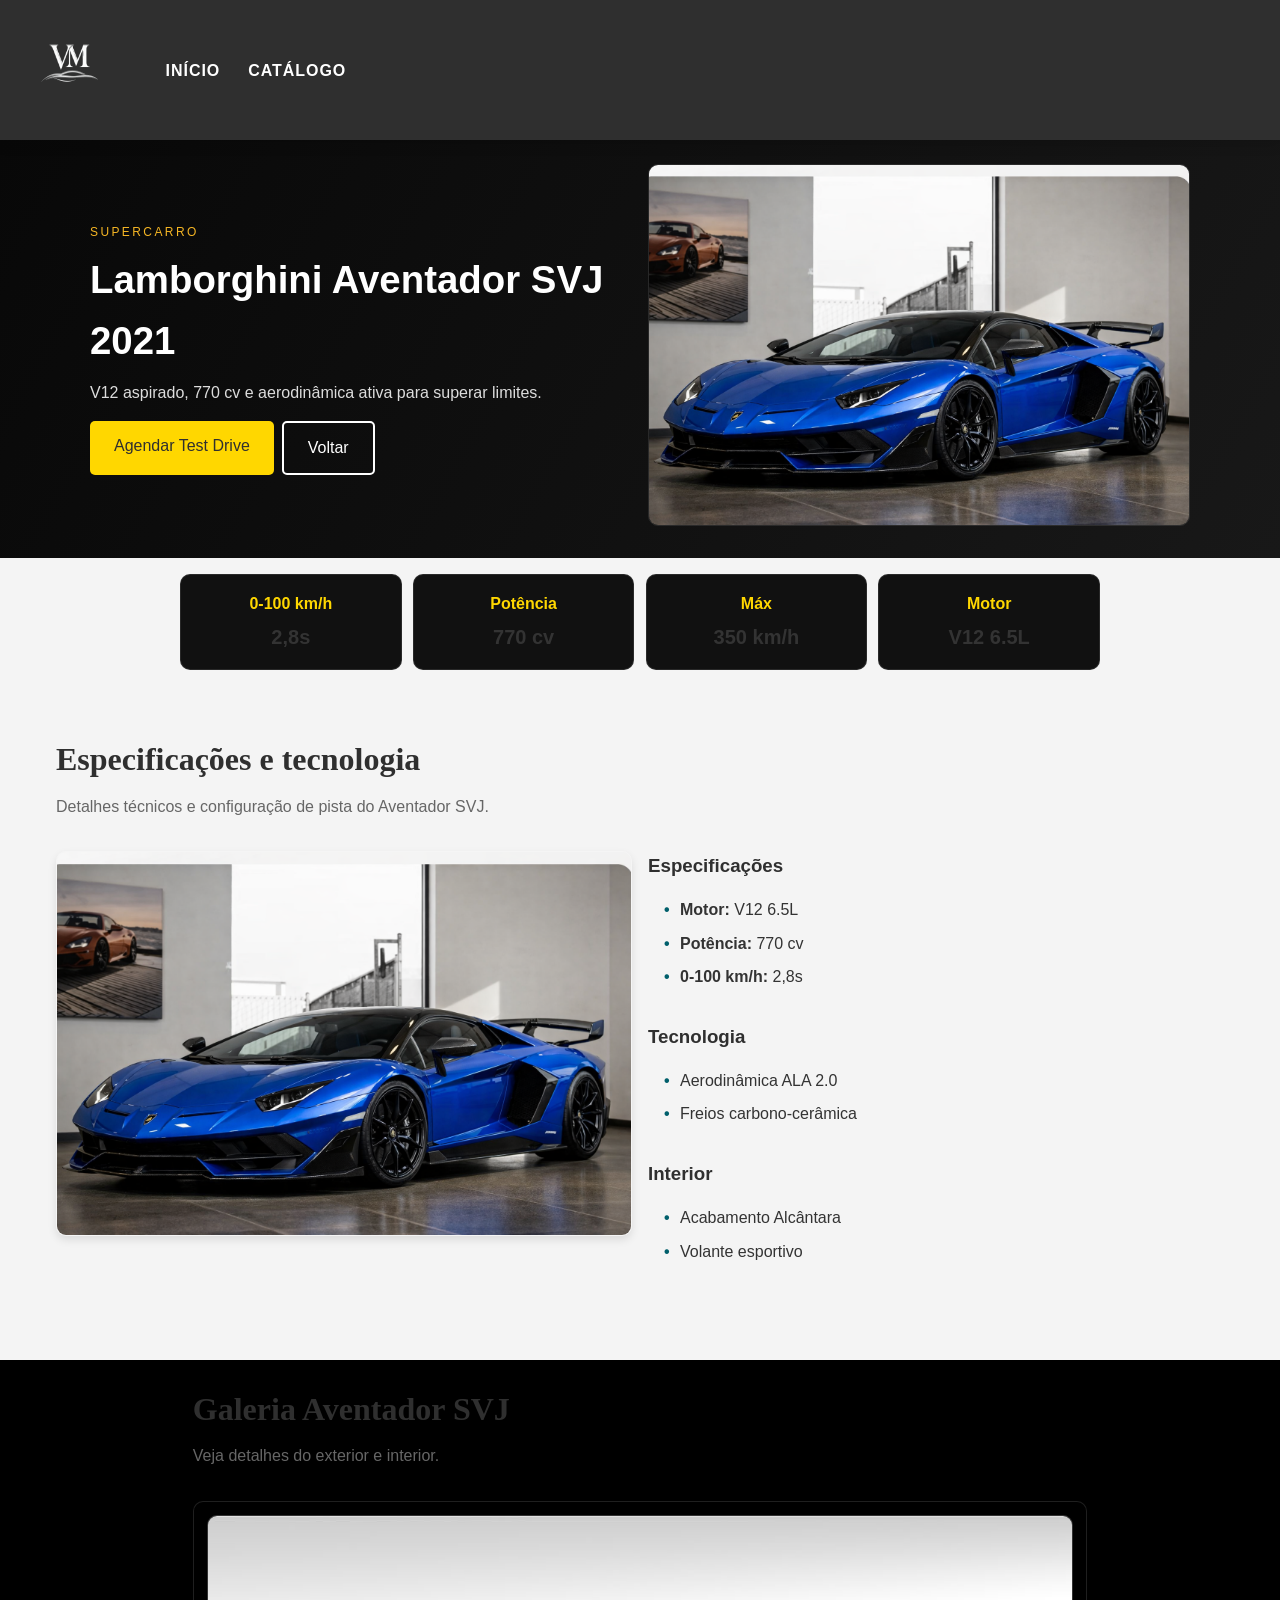
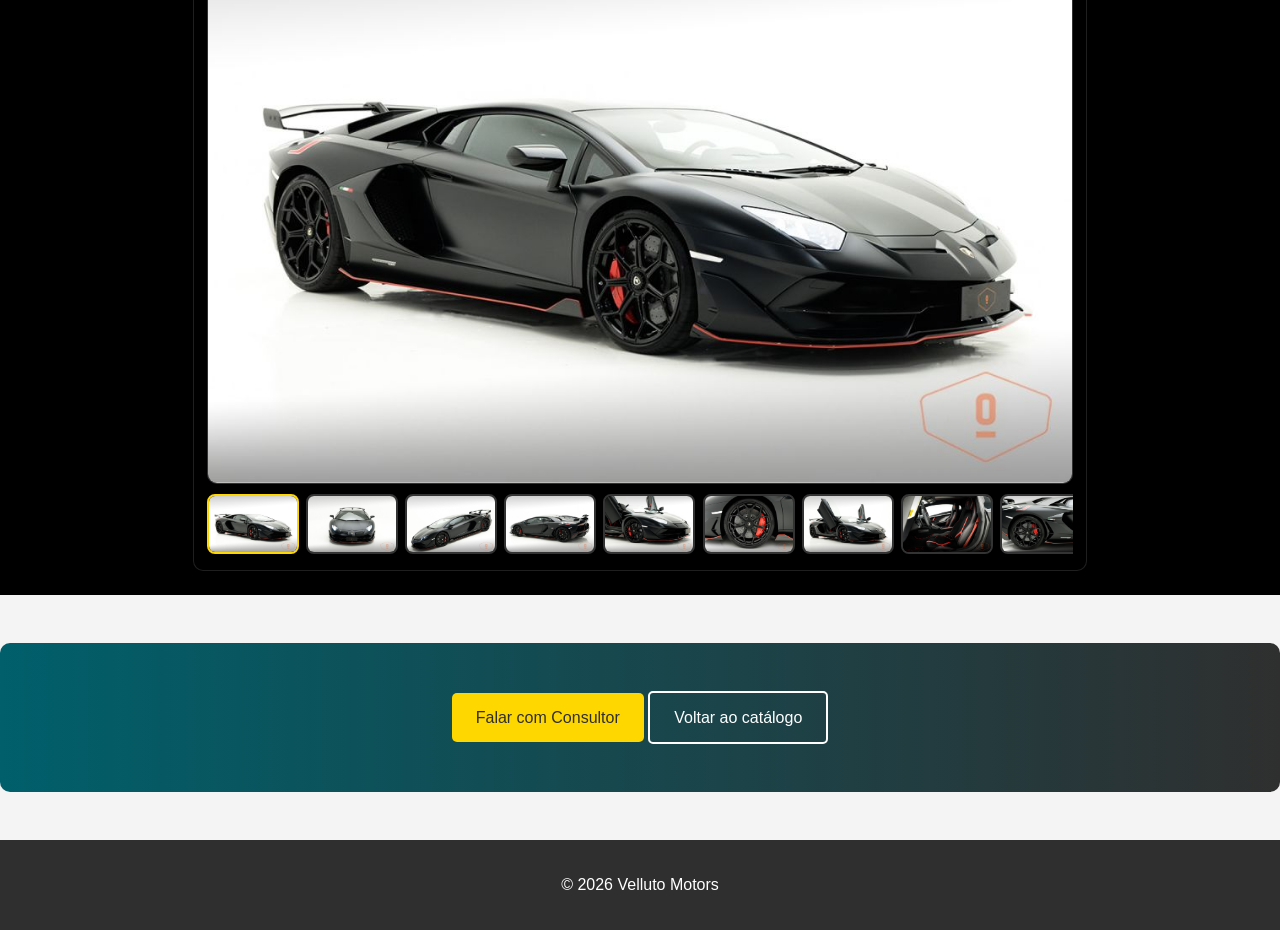
<file: detalhe-lambo.html>
<!DOCTYPE html>
<html lang="pt-BR">
<head>
<meta charset="utf-8" />
<meta name="viewport" content="width=device-width, initial-scale=1" />
<title>Lamborghini Aventador SVJ 2021 - Velluto Motors</title>
<link rel="stylesheet" href="styles.css" />
</head>
<body>
<header class="header"><div class="container header__inner"><div class="brand"><a href="index.html" class="brand__link"><img src="images/VM_logo.PNG" alt="Velluto Motors" class="brand__logo"/></a></div><nav class="nav"><ul><li><a href="index.html">Início</a></li><li><a href="index.html#catalogo-menu">Catálogo</a></li></ul></nav></div></header>
<main id="conteudo">
<section class="section hero-section">
<div class="hero-wrap">
<div class="hero-left">
<p class="eyebrow">Supercarro</p>
<h1 class="hero-title">Lamborghini Aventador SVJ 2021</h1>
<p class="hero-subtitle">V12 aspirado, 770 cv e aerodinâmica ativa para superar limites.</p>
<div class="hero-actions"><a class="btn btn--gold" href="https://wa.me/5511994761582" target="_blank" rel="noopener">Agendar Test Drive</a><a class="btn btn--outline" href="index.html">Voltar</a></div>
</div>
<div class="hero-right"><img src="images/lamborghini.png" alt="Lamborghini Aventador SVJ" /></div>
</div>
</section>

<section class="section stats-section reveal">
<div class="container">
<div class="stats-grid">
<div class="stat-card"><strong>0-100 km/h</strong><span>2,8s</span></div>
<div class="stat-card"><strong>Potência</strong><span>770 cv</span></div>
<div class="stat-card"><strong>Máx</strong><span>350 km/h</span></div>
<div class="stat-card"><strong>Motor</strong><span>V12 6.5L</span></div>
</div>
</div>
</section>

<section class="section details-section reveal">
    <div class="container"><header class="section__header">
<h2 class="section__title">
    Especificações e tecnologia
</h2>
<p class="section__subtitle">
Detalhes técnicos e configuração de pista do Aventador SVJ.
</p>
</header>
<div class="details-content"><div class="details-image"><img src="images/lamborghini.png" alt="Lamborghini Aventador SVJ"/></div>
<div class="details-specs"><h3>Especificações</h3><ul><li><strong>Motor:</strong> V12 6.5L</li><li><strong>Potência:</strong> 770 cv</li><li><strong>0-100 km/h:</strong> 2,8s</li></ul><h3>Tecnologia</h3><ul><li>Aerodinâmica ALA 2.0</li><li>Freios carbono-cerâmica</li></ul><h3>Interior</h3><ul><li>Acabamento Alcântara</li><li>Volante esportivo</li></ul></div></div></div></section>

<section class="section gallery-section reveal">
<div class="container">
<header class="section__header"><h2 class="section__title">Galeria Aventador SVJ</h2><p class="section__subtitle">Veja detalhes do exterior e interior.</p></header>
<div class="gallery-wrap">
<div class="gallery-main"><img id="gallery-main-img" src="images/LamboAV-lat.fren.jpg" alt="Lamborghini Aventador SVJ 2021"/></div>
<div class="gallery-thumbs" aria-label="Miniaturas da galeria">
<button class="thumb active" data-src="images/LamboAV-lat.fren.jpg" aria-label="Lamborghini frente"><img src="images/LamboAV-lat.fren.jpg" alt="Lamborghini frente"/></button>
<button class="thumb" data-src="images/LamboAV-frente.jpg" aria-label="Lamborghini interior"><img src="images/LamboAV-frente.jpg" alt="Lamborghini interior"/></button>
<button class="thumb" data-src="images/LamboAV-lateral.jpg" aria-label="Lamborghini interior"><img src="images/LamboAV-lateral.jpg" alt="Lamborghini interior"/></button>
<button class="thumb" data-src="images/LamboAV-lateral2.jpg" aria-label="Lamborghini interior"><img src="images/LamboAV-lateral2.jpg" alt="Lamborghini interior"/></button>
<button class="thumb" data-src="images/LamboAV-lateral.frente.jpg" aria-label="Lamborghini interior"><img src="images/LamboAV-lateral.frente.jpg" alt="Lamborghini interior"/></button>
<button class="thumb" data-src="images/LamboAV-roda.jpg" aria-label="Lamborghini interior"><img src="images/LamboAV-roda.jpg" alt="Lamborghini interior"/></button>
<button class="thumb" data-src="images/LamboAV-frente+portas-abertas.jpg" aria-label="Lamborghini interior"><img src="images/LamboAV-frente+portas-abertas.jpg" alt="Lamborghini interior"/></button>
<button class="thumb" data-src="images/LamboAV-interior.jpg" aria-label="Lamborghini interior"><img src="images/LamboAV-interior.jpg" alt="Lamborghini interior"/></button>
<button class="thumb" data-src="images/LamboAV-roda-dianteira.jpg" aria-label="Lamborghini interior"><img src="images/LamboAV-roda-dianteira.jpg" alt="Lamborghini interior"/></button>
<button class="thumb" data-src="images/LamboAV-traseira.jpg" aria-label="Lamborghini interior"><img src="images/LamboAV-traseira.jpg" alt="Lamborghini interior"/></button>
<button class="thumb" data-src="images/LamboAV-lateral0.jpg" aria-label="Lamborghini interior"><img src="images/LamboAV-lateral0.jpg" alt="Lamborghini interior"/></button>

</div>
<!-- <p class="gallery-note">Clique nas miniaturas para ver a imagem ampliada.</p> -->
</div>
</div>
</section>

<div class="cta-section"><a class="btn btn--gold" href="https://wa.me/5511994761582" target="_blank" rel="noopener">Falar com Consultor</a> <a class="btn btn--outline" href="index.html">Voltar ao catálogo</a></div>
</div>
</section>

</main>
<script>
document.addEventListener('DOMContentLoaded', function () {
  const mainImg = document.getElementById('gallery-main-img');
  const thumbs = document.querySelectorAll('.gallery-thumbs .thumb');
  thumbs.forEach(btn => {
    btn.addEventListener('click', function () {
      const src = this.dataset.src;
      if (!src) return;
      mainImg.src = src;
      mainImg.alt = this.querySelector('img')?.alt || 'Imagem do Aventador';
      thumbs.forEach(t => t.classList.remove('active'));
      this.classList.add('active');
    });
  });

  const reveals = document.querySelectorAll('.reveal');
  const observer = new IntersectionObserver((entries) => {
    entries.forEach(entry => {
      if (entry.isIntersecting) {
        entry.target.classList.add('visible');
      }
    });
  }, { threshold: 0.15 });
  reveals.forEach(r => observer.observe(r));
});
</script>
<footer class="footer"><div class="container"><p>&copy; 2026 Velluto Motors</p></div></footer></body></html>
</file>
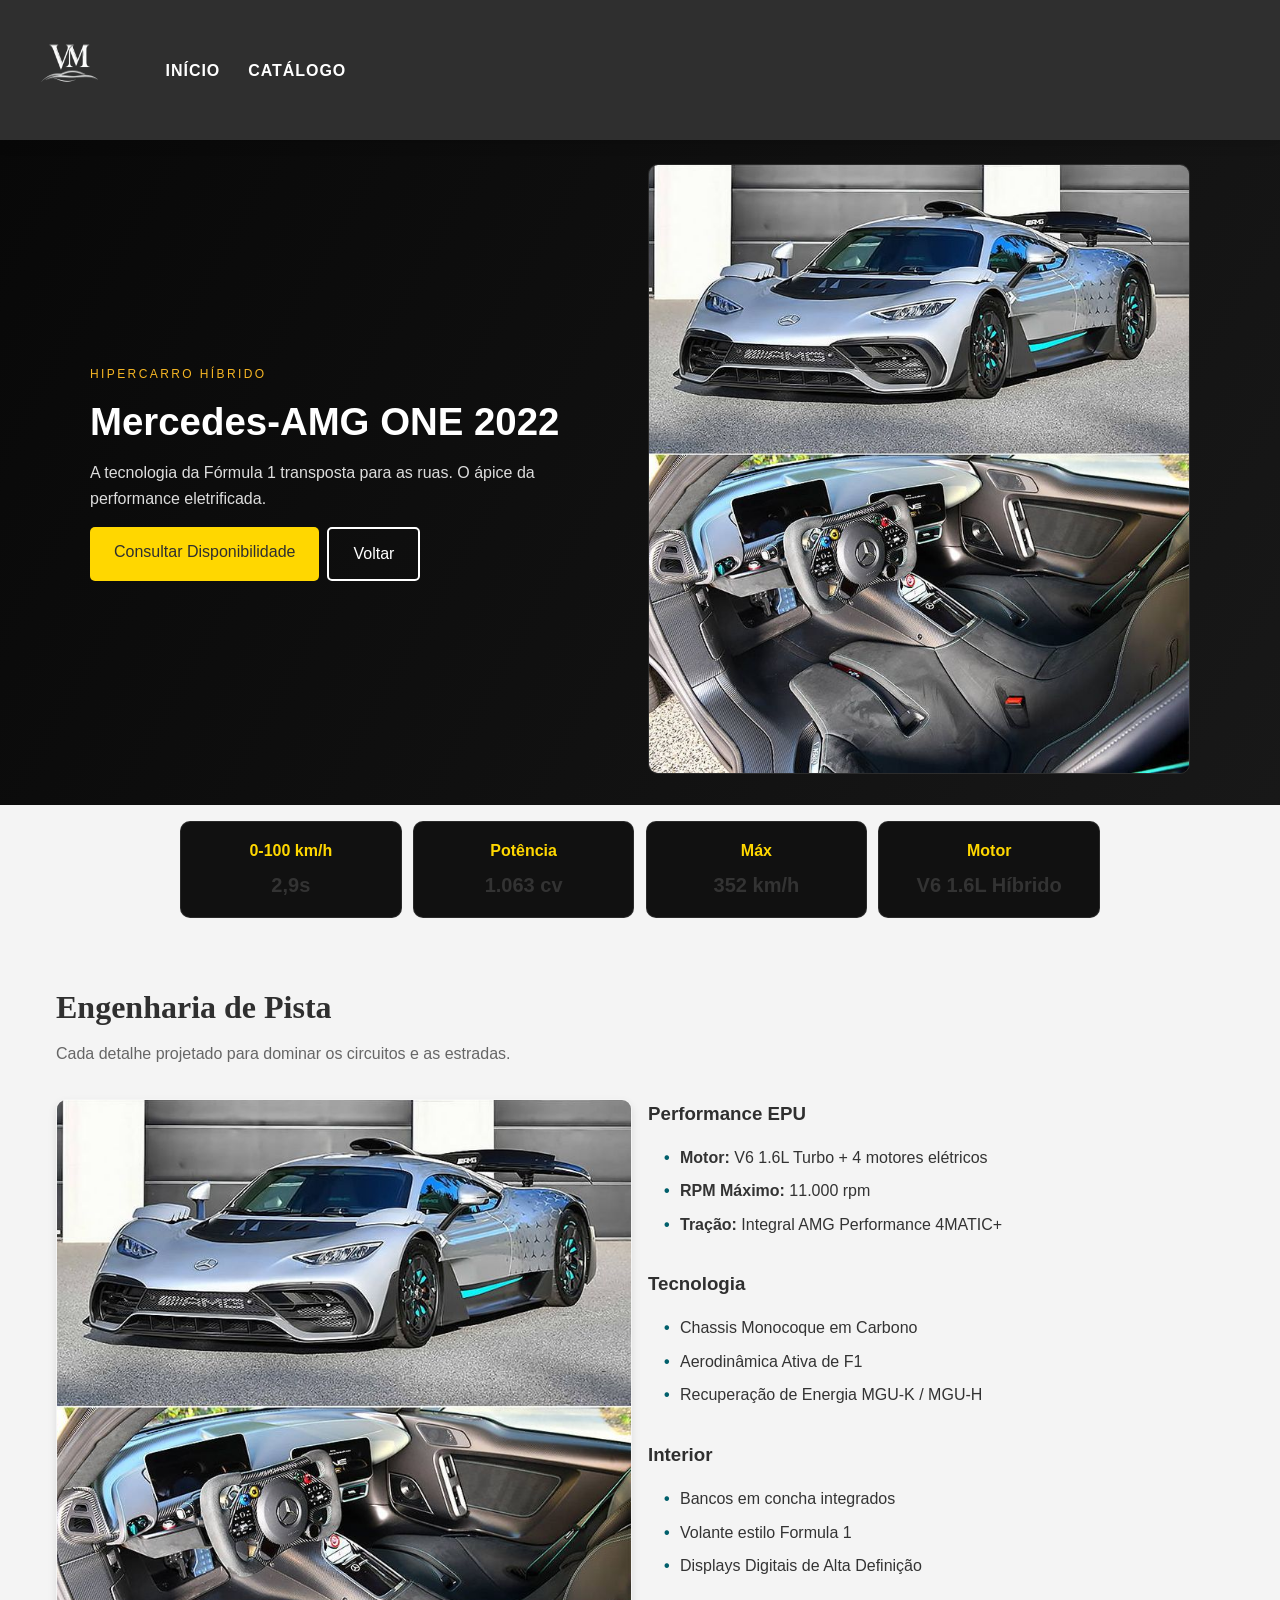
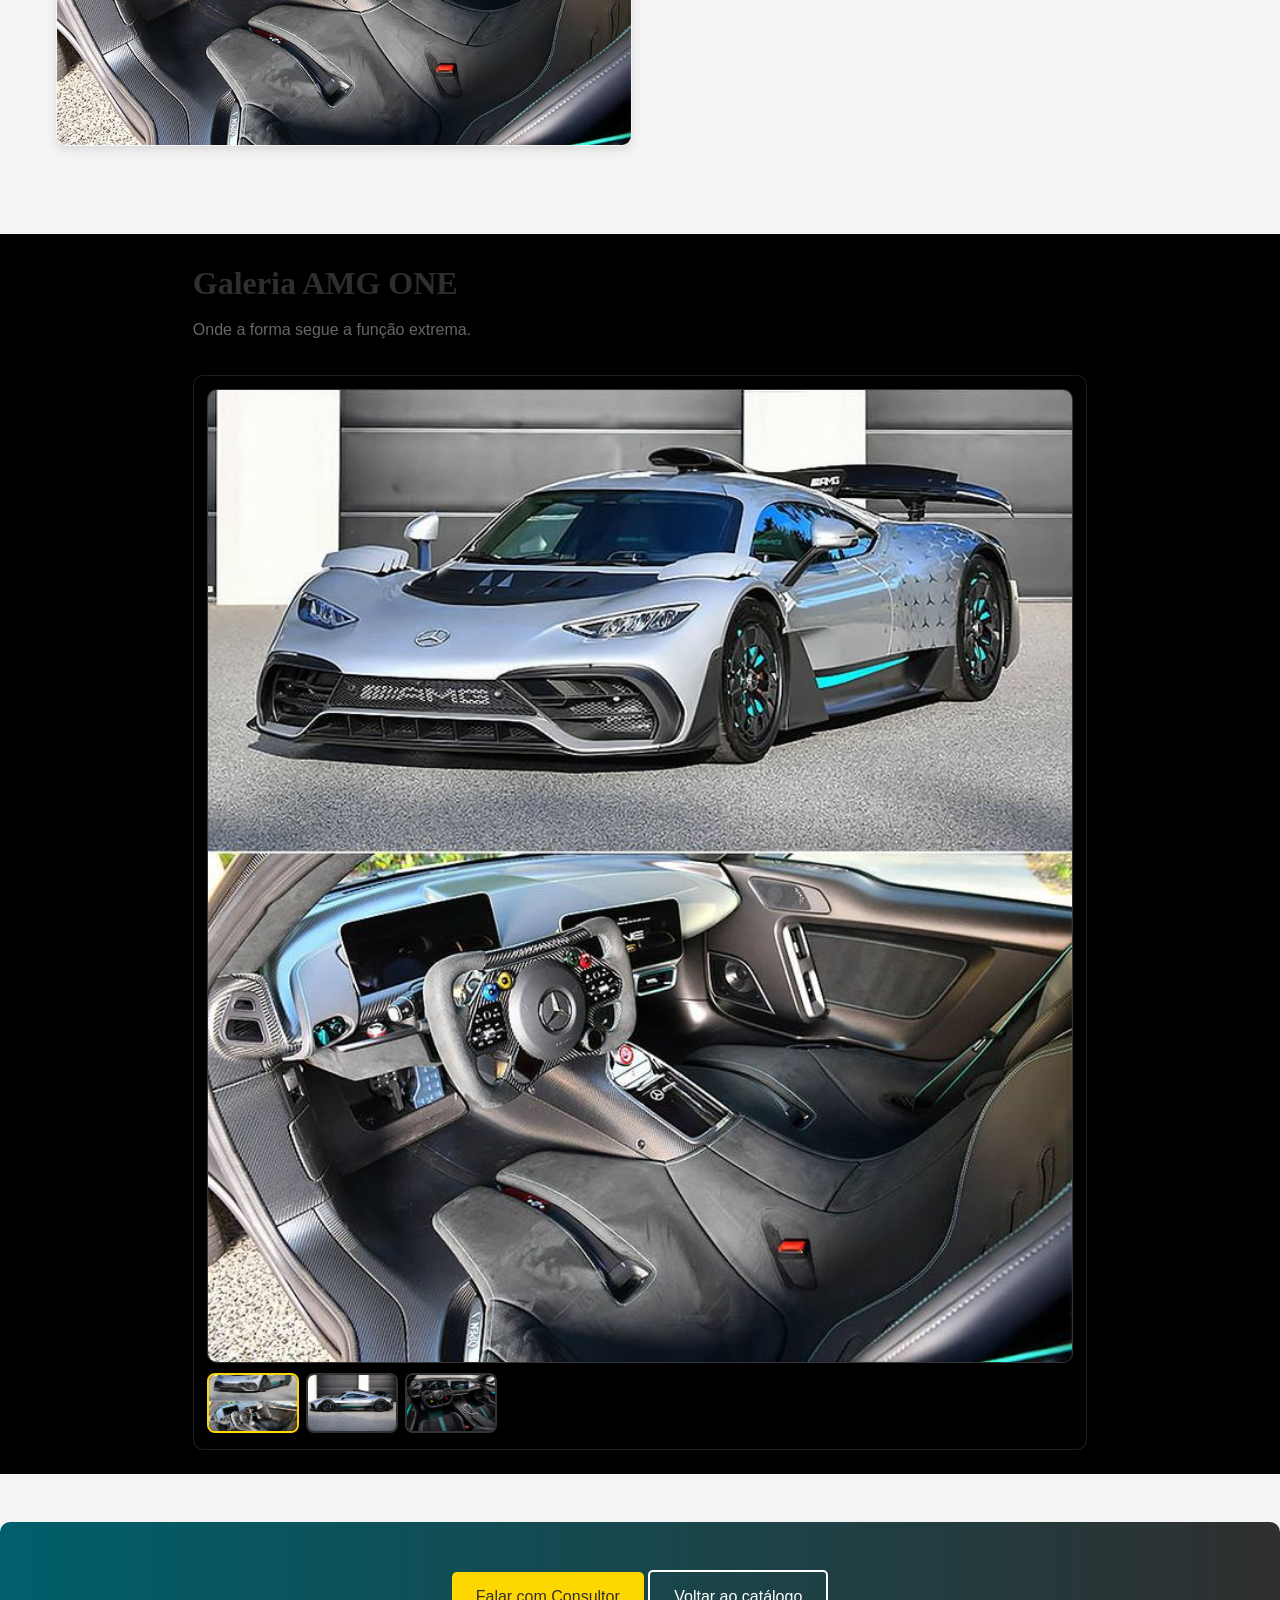
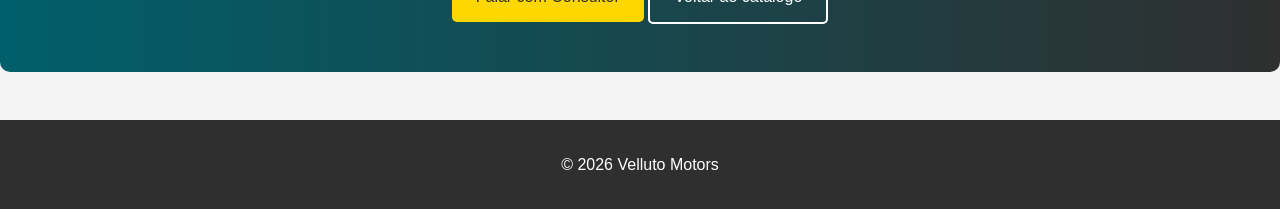
<file: detalhe-mercedes.html>
<!DOCTYPE html>
<html lang="pt-BR">
<head>
    <meta charset="utf-8" />
    <meta name="viewport" content="width=device-width, initial-scale=1" />
    <title>Mercedes-AMG ONE 2022 - Velluto Motors</title>
    <link rel="stylesheet" href="styles.css" />
</head>
<body>
    <header class="header">
        <div class="container header__inner">
            <div class="brand">
                <a href="index.html" class="brand__link">
                    <img src="images/VM_logo.PNG" alt="Velluto Motors" class="brand__logo"/>
                </a>
            </div>
            <nav class="nav">
                <ul>
                    <li><a href="index.html">Início</a></li>
                    <li><a href="index.html#catalogo-menu">Catálogo</a></li>
                </ul>
            </nav>
        </div>
    </header>

    <main id="conteudo">
        <section class="section hero-section">
            <div class="hero-wrap">
                <div class="hero-left">
                    <p class="eyebrow">Hipercarro Híbrido</p>
                    <h1 class="hero-title">Mercedes-AMG ONE 2022</h1>
                    <p class="hero-subtitle">A tecnologia da Fórmula 1 transposta para as ruas. O ápice da performance eletrificada.</p>
                    <div class="hero-actions">
                        <a class="btn btn--gold" href="https://wa.me/5511994761582" target="_blank" rel="noopener">Consultar Disponibilidade</a>
                        <a class="btn btn--outline" href="index.html">Voltar</a>
                    </div>
                </div>
                <div class="hero-right">
                    <img src="images/Mercedes-AMG ONE.jpg" alt="Mercedes-AMG ONE" />
                </div>
            </div>
        </section>

        <section class="section stats-section reveal">
            <div class="container">
                <div class="stats-grid">
                    <div class="stat-card"><strong>0-100 km/h</strong><span>2,9s</span></div>
                    <div class="stat-card"><strong>Potência</strong><span>1.063 cv</span></div>
                    <div class="stat-card"><strong>Máx</strong><span>352 km/h</span></div>
                    <div class="stat-card"><strong>Motor</strong><span>V6 1.6L Híbrido</span></div>
                </div>
            </div>
        </section>

        <section class="section details-section reveal">
            <div class="container">
                <header class="section__header">
                    <h2 class="section__title">Engenharia de Pista</h2>
                    <p class="section__subtitle">Cada detalhe projetado para dominar os circuitos e as estradas.</p>
                </header>
                <div class="details-content">
                    <div class="details-image">
                        <img src="images/Mercedes-AMG ONE.jpg" alt="Detalhes AMG ONE"/>
                    </div>
                    <div class="details-specs">
                        <h3>Performance EPU</h3>
                        <ul>
                            <li><strong>Motor:</strong> V6 1.6L Turbo + 4 motores elétricos</li>
                            <li><strong>RPM Máximo:</strong> 11.000 rpm</li>
                            <li><strong>Tração:</strong> Integral AMG Performance 4MATIC+</li>
                        </ul>
                        <h3>Tecnologia</h3>
                        <ul>
                            <li>Chassis Monocoque em Carbono</li>
                            <li>Aerodinâmica Ativa de F1</li>
                            <li>Recuperação de Energia MGU-K / MGU-H</li>
                        </ul>
                        <h3>Interior</h3>
                        <ul>
                            <li>Bancos em concha integrados</li>
                            <li>Volante estilo Formula 1</li>
                            <li>Displays Digitais de Alta Definição</li>
                        </ul>
                    </div>
                </div>
            </div>
        </section>

        <section class="section gallery-section reveal">
            <div class="container">
                <header class="section__header">
                    <h2 class="section__title">Galeria AMG ONE</h2>
                    <p class="section__subtitle">Onde a forma segue a função extrema.</p>
                </header>
                <div class="gallery-wrap">
                    <div class="gallery-main">
                        <img id="gallery-main-img" src="images/Mercedes-AMG ONE.jpg" alt="Mercedes-AMG ONE Principal"/>
                    </div>
                    <div class="gallery-thumbs" aria-label="Miniaturas da galeria">
                        <button class="thumb active" data-src="images/Mercedes-AMG ONE.jpg" aria-label="Vista frontal"><img src="images/Mercedes-AMG ONE.jpg" alt="AMG ONE frente"/></button>
                        <button class="thumb" data-src="images/Mercedes-AMG ONELateral.png" aria-label="Lateral"><img src="images/Mercedes-AMG ONELateral.png" alt="AMG ONE lateral"/></button>
                        <button class="thumb" data-src="images/Mercedes-AMGONEInterior.png" aria-label="Cockpit"><img src="images/Mercedes-AMGONEInterior.png" alt="AMG ONE interior"/></button>
                    </div>
                </div>
            </div>
        </section>

        <div class="cta-section reveal">
            <div class="container" style="text-align: center;">
                <a class="btn btn--gold" href="https://wa.me/5511994761582" target="_blank" rel="noopener">Falar com Consultor</a> 
                <a class="btn btn--outline" href="index.html">Voltar ao catálogo</a>
            </div>
        </div>
    </main>

    <script>
        document.addEventListener('DOMContentLoaded', function () {
            // Galeria
            const mainImg = document.getElementById('gallery-main-img');
            const thumbs = document.querySelectorAll('.gallery-thumbs .thumb');
            thumbs.forEach(btn => {
                btn.addEventListener('click', function () {
                    const src = this.dataset.src;
                    if (!src) return;
                    mainImg.src = src;
                    mainImg.alt = this.querySelector('img')?.alt || 'Imagem do AMG ONE';
                    thumbs.forEach(t => t.classList.remove('active'));
                    this.classList.add('active');
                });
            });

            // Reveal
            const reveals = document.querySelectorAll('.reveal');
            const observer = new IntersectionObserver((entries) => {
                entries.forEach(entry => {
                    if (entry.isIntersecting) {
                        entry.target.classList.add('visible');
                    }
                });
            }, { threshold: 0.15 });
            reveals.forEach(r => observer.observe(r));
        });
    </script>

    <footer class="footer">
        <div class="container">
            <p>&copy; 2026 Velluto Motors</p>
        </div>
    </footer>
</body>
</html>
</file>
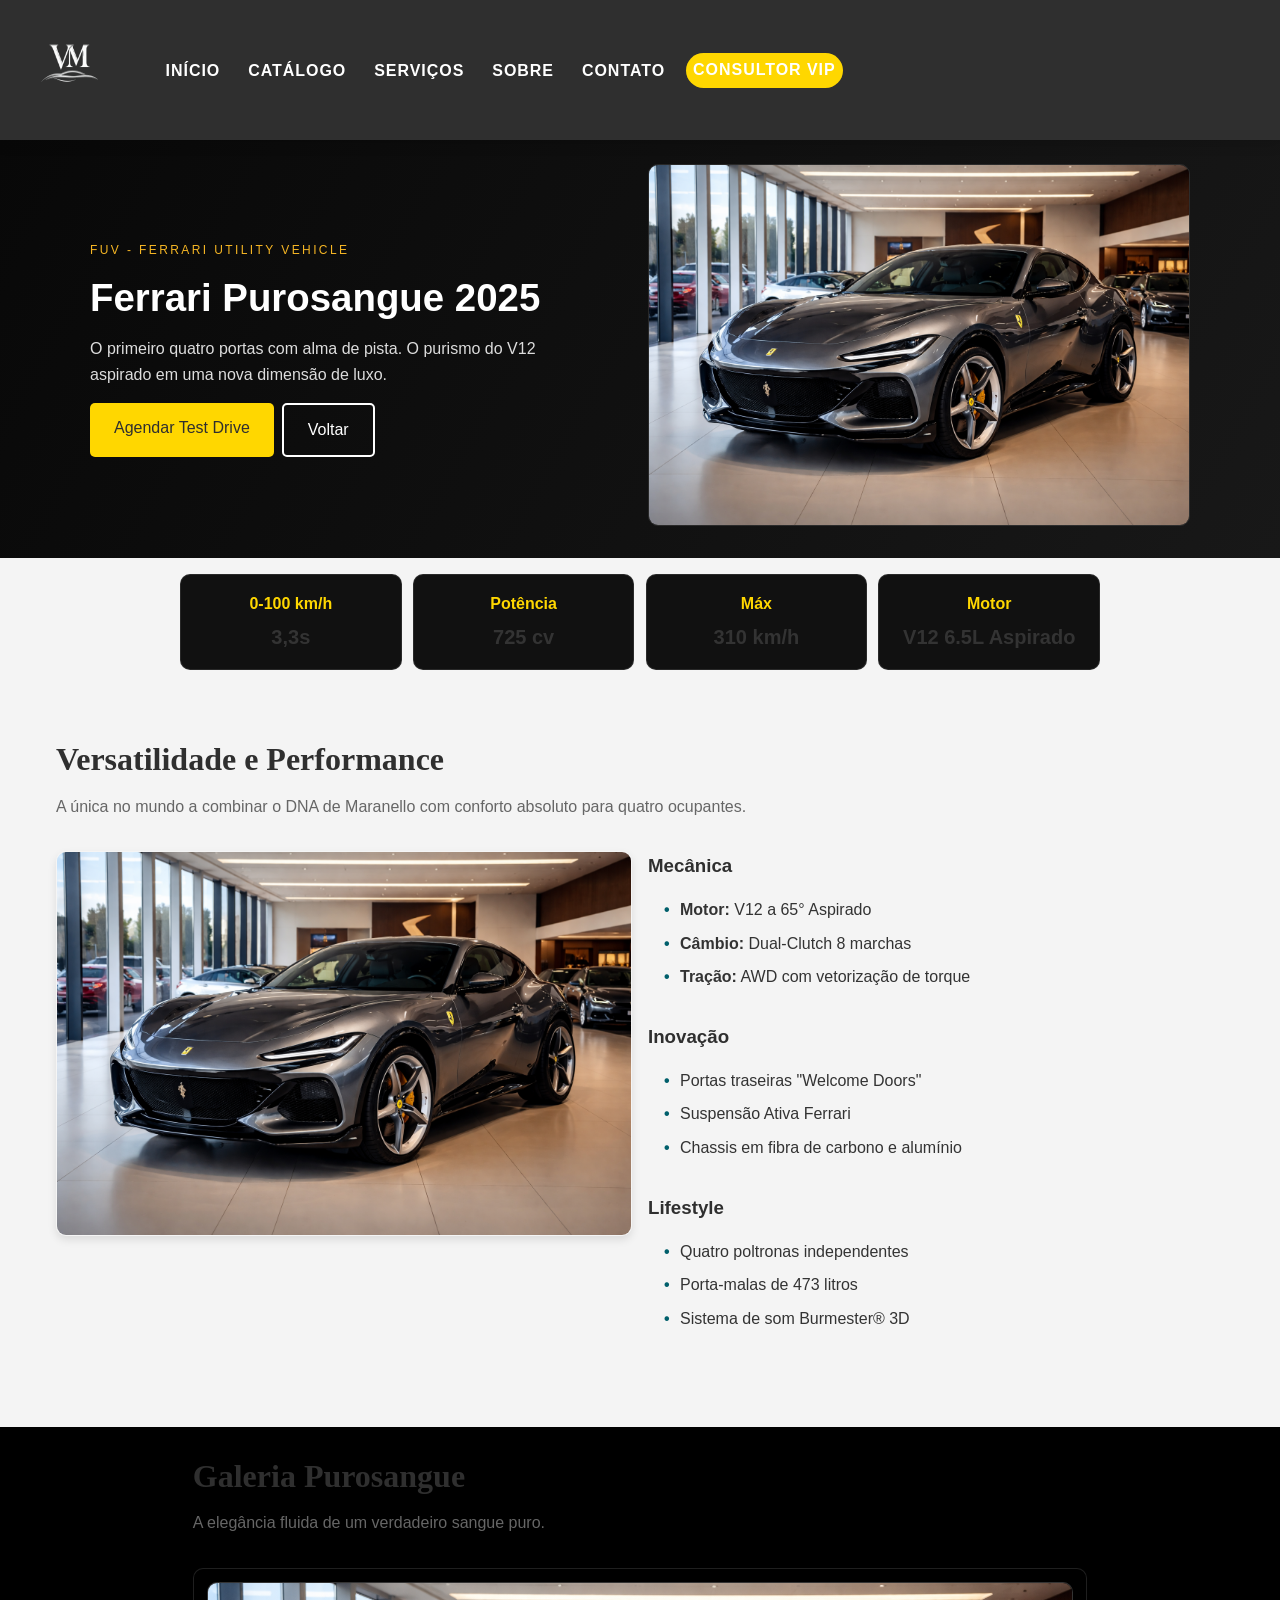
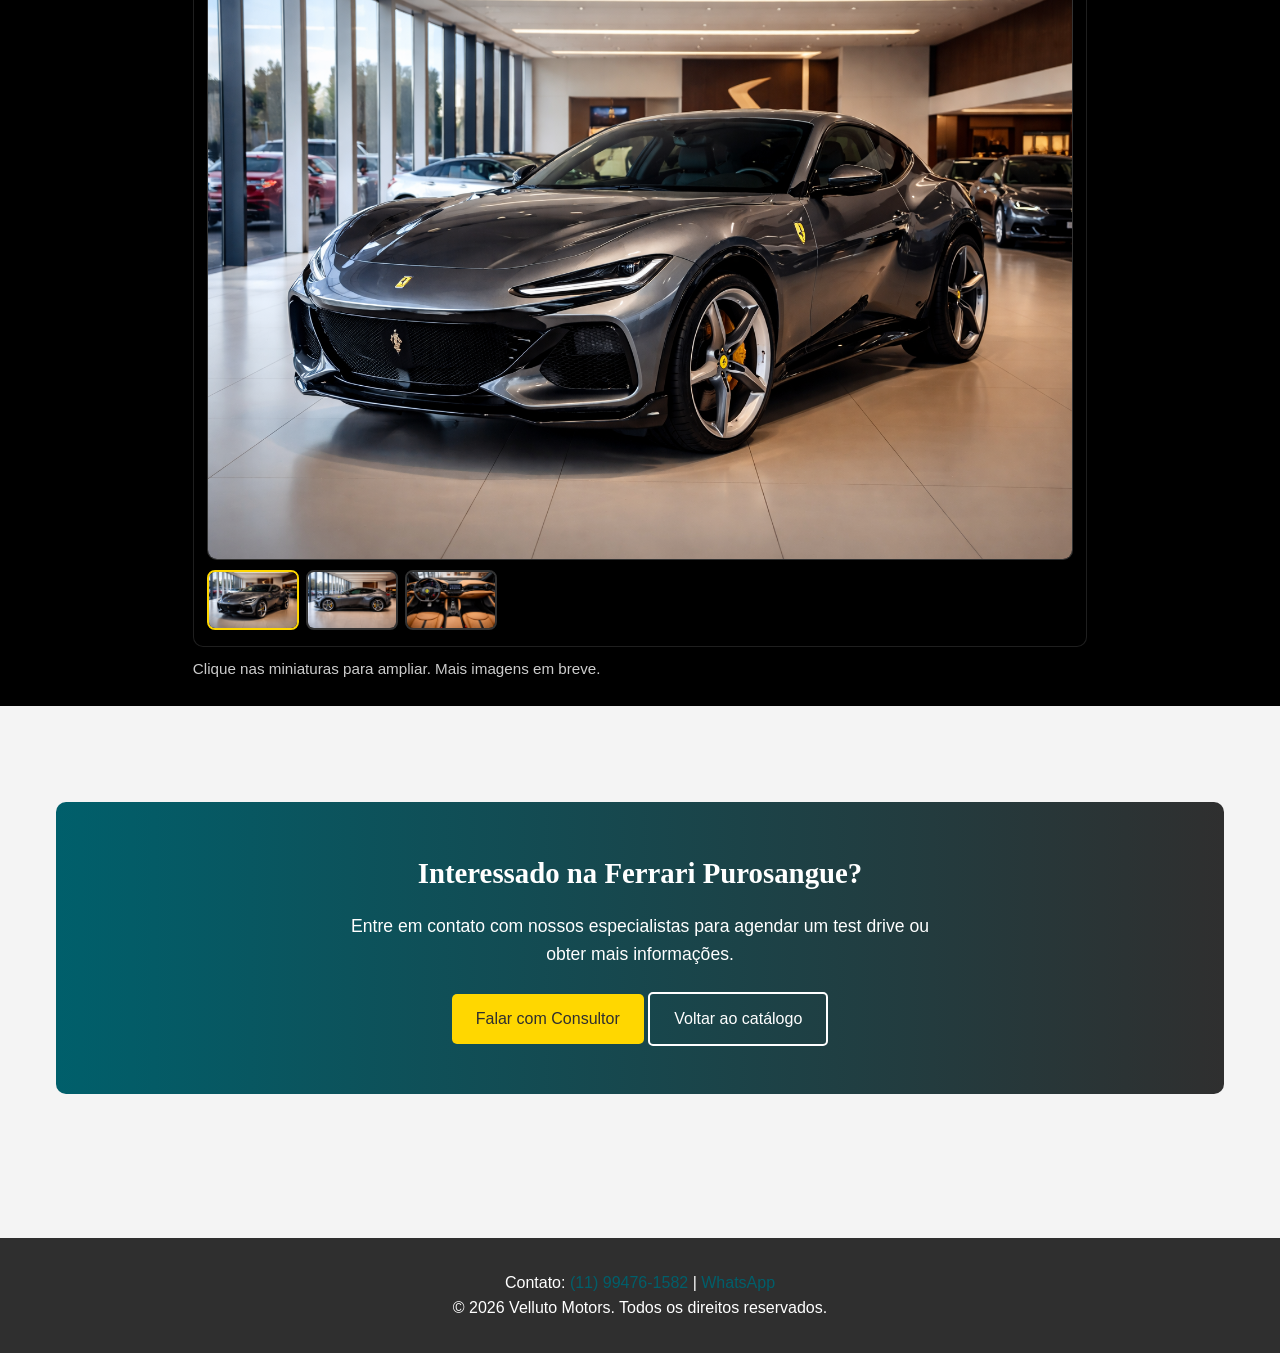
<file: detalhe-purosangue.html>
<!DOCTYPE html>
<html lang="pt-BR">
<head>
    <meta charset="utf-8" />
    <meta name="viewport" content="width=device-width, initial-scale=1" />
    <title>Ferrari Purosangue 2025 - Velluto Motors</title>
    <link rel="stylesheet" href="styles.css" />
</head>
<body>
    <header class="header">
        <div class="container header__inner">
            <div class="brand">
                <a href="index.html" class="brand__link">
                    <img src="images/VM_logo.PNG" alt="Velluto Motors" class="brand__logo"/>
                </a>
            </div>
            <nav class="nav">
                <ul>
                    <li><a href="index.html">Início</a></li>
                    <li><a href="index.html#catalogo-menu">Catálogo</a></li>
                    <li><a href="servicos.html">Serviços</a></li>
                    <li><a href="sobre.html">Sobre</a></li>
                    <li><a href="contato.html">Contato</a></li>
                    <li><a class="btn btn--gold" href="https://wa.me/5511994761582" target="_blank" rel="noopener">Consultor VIP</a></li>
                </ul>
            </nav>
        </div>
    </header>

    <main id="conteudo">
        <section class="section hero-section">
            <div class="hero-wrap">
                <div class="hero-left">
                    <p class="eyebrow">FUV - Ferrari Utility Vehicle</p>
                    <h1 class="hero-title">Ferrari Purosangue 2025</h1>
                    <p class="hero-subtitle">O primeiro quatro portas com alma de pista. O purismo do V12 aspirado em uma nova dimensão de luxo.</p>
                    <div class="hero-actions">
                        <a class="btn btn--gold" href="https://wa.me/5511994761582" target="_blank" rel="noopener">Agendar Test Drive</a>
                        <a class="btn btn--outline" href="index.html">Voltar</a>
                    </div>
                </div>
                <div class="hero-right">
                    <!-- 🔥 CORRIGIDO: usando o nome correto da imagem -->
                    <img src="images/FerrariPuroSangue.png" alt="Ferrari Purosangue 2025" />
                </div>
            </div>
        </section>

        <section class="section stats-section reveal">
            <div class="container">
                <div class="stats-grid">
                    <div class="stat-card"><strong>0-100 km/h</strong><span>3,3s</span></div>
                    <div class="stat-card"><strong>Potência</strong><span>725 cv</span></div>
                    <div class="stat-card"><strong>Máx</strong><span>310 km/h</span></div>
                    <div class="stat-card"><strong>Motor</strong><span>V12 6.5L Aspirado</span></div>
                </div>
            </div>
        </section>

        <section class="section details-section reveal">
            <div class="container">
                <header class="section__header">
                    <h2 class="section__title">Versatilidade e Performance</h2>
                    <p class="section__subtitle">A única no mundo a combinar o DNA de Maranello com conforto absoluto para quatro ocupantes.</p>
                </header>
                <div class="details-content">
                    <div class="details-image">
                        <!-- 🔥 CORRIGIDO: usando o nome correto da imagem -->
                        <img src="images/FerrariPuroSangue.png" alt="Detalhes Purosangue"/>
                    </div>
                    <div class="details-specs">
                        <h3>Mecânica</h3>
                        <ul>
                            <li><strong>Motor:</strong> V12 a 65° Aspirado</li>
                            <li><strong>Câmbio:</strong> Dual-Clutch 8 marchas</li>
                            <li><strong>Tração:</strong> AWD com vetorização de torque</li>
                        </ul>
                        <h3>Inovação</h3>
                        <ul>
                            <li>Portas traseiras "Welcome Doors"</li>
                            <li>Suspensão Ativa Ferrari</li>
                            <li>Chassis em fibra de carbono e alumínio</li>
                        </ul>
                        <h3>Lifestyle</h3>
                        <ul>
                            <li>Quatro poltronas independentes</li>
                            <li>Porta-malas de 473 litros</li>
                            <li>Sistema de som Burmester® 3D</li>
                        </ul>
                    </div>
                </div>
            </div>
        </section>

        <section class="section gallery-section reveal">
            <div class="container">
                <header class="section__header">
                    <h2 class="section__title">Galeria Purosangue</h2>
                    <p class="section__subtitle">A elegância fluida de um verdadeiro sangue puro.</p>
                </header>
                <div class="gallery-wrap">
                    <div class="gallery-main">
                        <!-- 🔥 CORRIGIDO: usando o nome correto da imagem -->
                        <img id="gallery-main-img" src="images/FerrariPuroSangue.png" alt="Ferrari Purosangue Principal"/>
                    </div>
                    <div class="gallery-thumbs" aria-label="Miniaturas da galeria">
                        <!-- 🔥 TODAS AS IMAGENS CORRIGIDAS COM OS NOMES REAIS 🔥 -->
                        <button class="thumb active" data-src="images/FerrariPuroSangue.png" aria-label="Frente"><img src="images/FerrariPuroSangue.png" alt="Ferrari Purosangue frente"/></button>
                        <button class="thumb" data-src="images/PurosangueLateral.png" aria-label="Lateral"><img src="images/PurosangueLateral.png" alt="Purosangue lateral"/></button>
                        <button class="thumb" data-src="images/PurosangueInterior.png" aria-label="Interior"><img src="images/PurosangueInterior.png" alt="Purosangue interior"/></button>
                    </div>
                </div>
                <p class="gallery-note">Clique nas miniaturas para ampliar. Mais imagens em breve.</p>
            </div>
        </section>

        <section class="section reveal">
            <div class="container">
                <div class="cta-section">
                    <h3>Interessado na Ferrari Purosangue?</h3>
                    <p>Entre em contato com nossos especialistas para agendar um test drive ou obter mais informações.</p>
                    <a class="btn btn--gold" href="https://wa.me/5511994761582" target="_blank" rel="noopener">Falar com Consultor</a> 
                    <a class="btn btn--outline" href="index.html">Voltar ao catálogo</a>
                </div>
            </div>
        </section>
    </main>

    <script>
        document.addEventListener('DOMContentLoaded', function () {
            // Galeria
            const mainImg = document.getElementById('gallery-main-img');
            const thumbs = document.querySelectorAll('.gallery-thumbs .thumb');
            thumbs.forEach(btn => {
                btn.addEventListener('click', function () {
                    const src = this.dataset.src;
                    if (!src) return;
                    mainImg.src = src;
                    mainImg.alt = this.querySelector('img')?.alt || 'Imagem da Ferrari Purosangue';
                    thumbs.forEach(t => t.classList.remove('active'));
                    this.classList.add('active');
                });
            });

            // Efeito Reveal
            const reveals = document.querySelectorAll('.reveal');
            const observer = new IntersectionObserver((entries) => {
                entries.forEach(entry => {
                    if (entry.isIntersecting) {
                        entry.target.classList.add('visible');
                    }
                });
            }, { threshold: 0.15 });
            reveals.forEach(r => observer.observe(r));
        });
    </script>

    <footer class="footer">
        <div class="container">
            <p>Contato: <a href="tel:5511994761582">(11) 99476-1582</a> | <a href="https://wa.me/5511994761582" target="_blank" rel="noopener">WhatsApp</a></p>
            <p>&copy; 2026 Velluto Motors. Todos os direitos reservados.</p>
        </div>
    </footer>
</body>
</html>
</file>
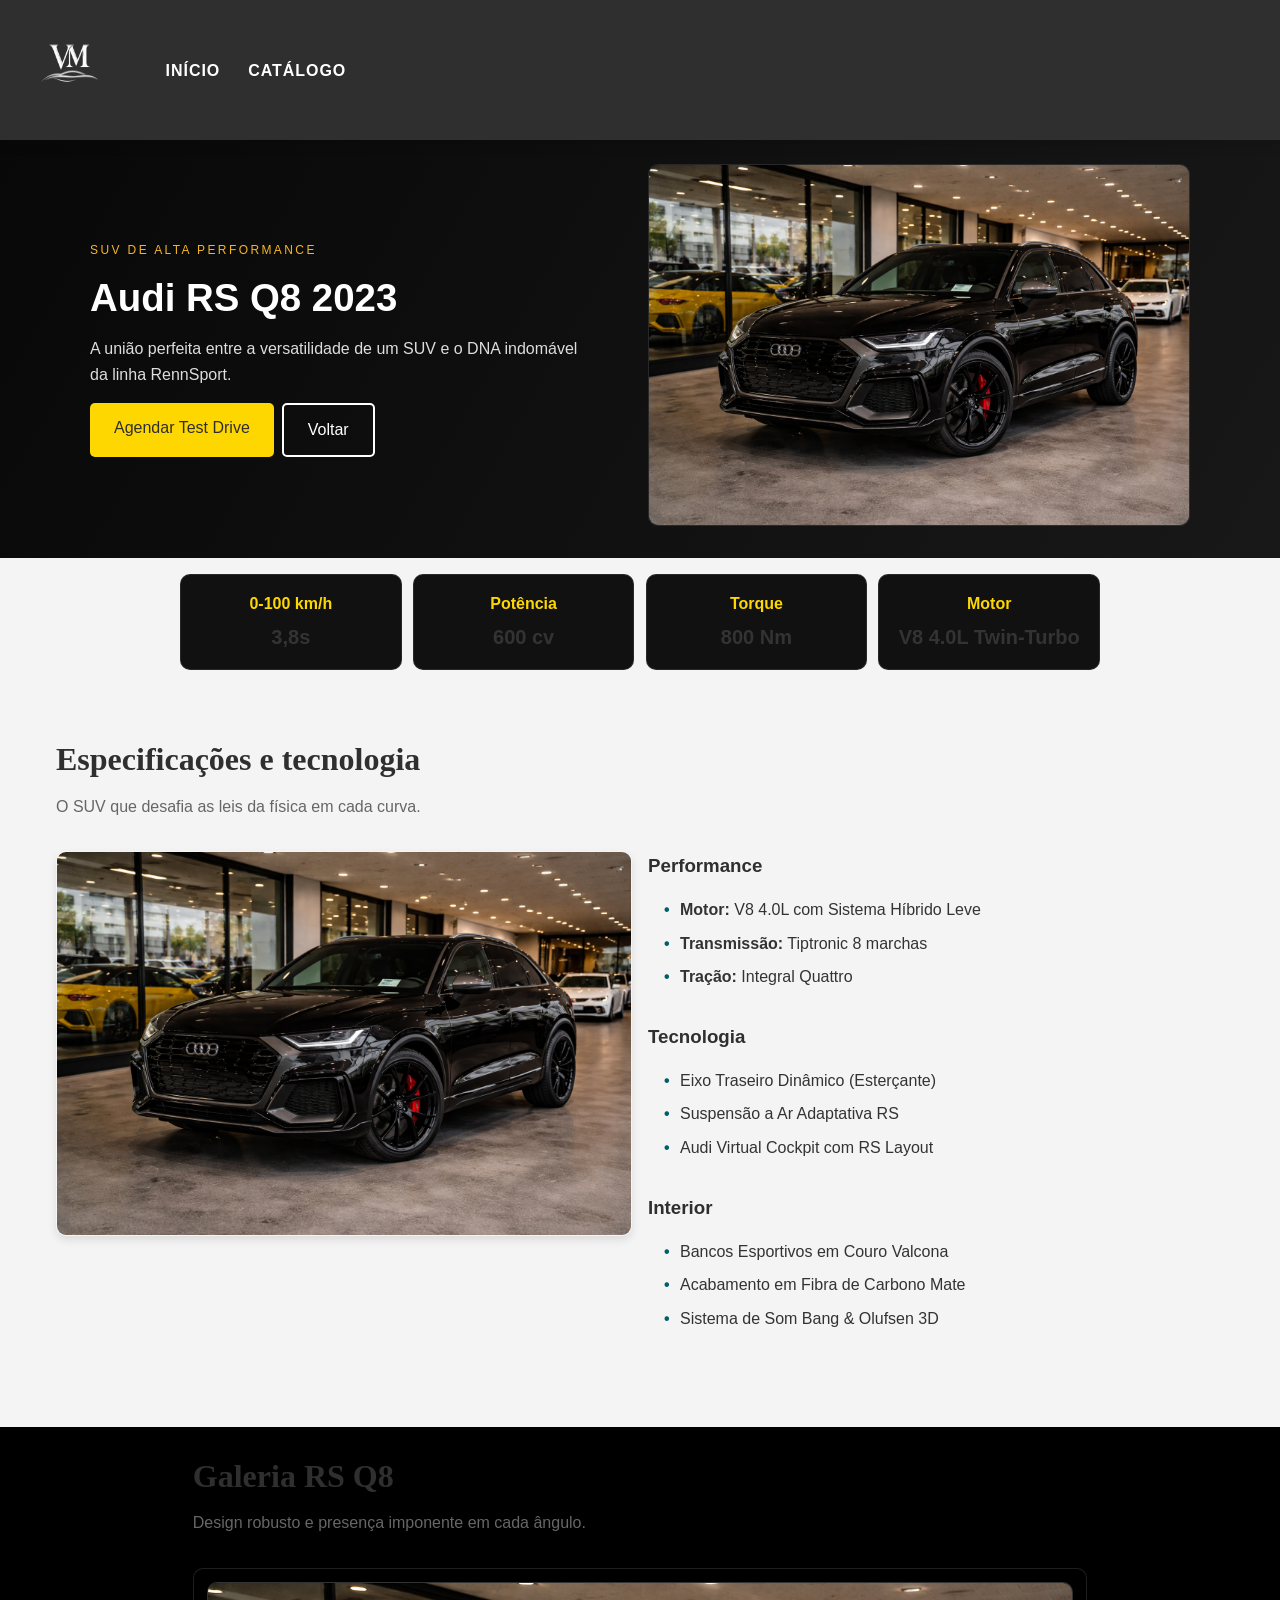
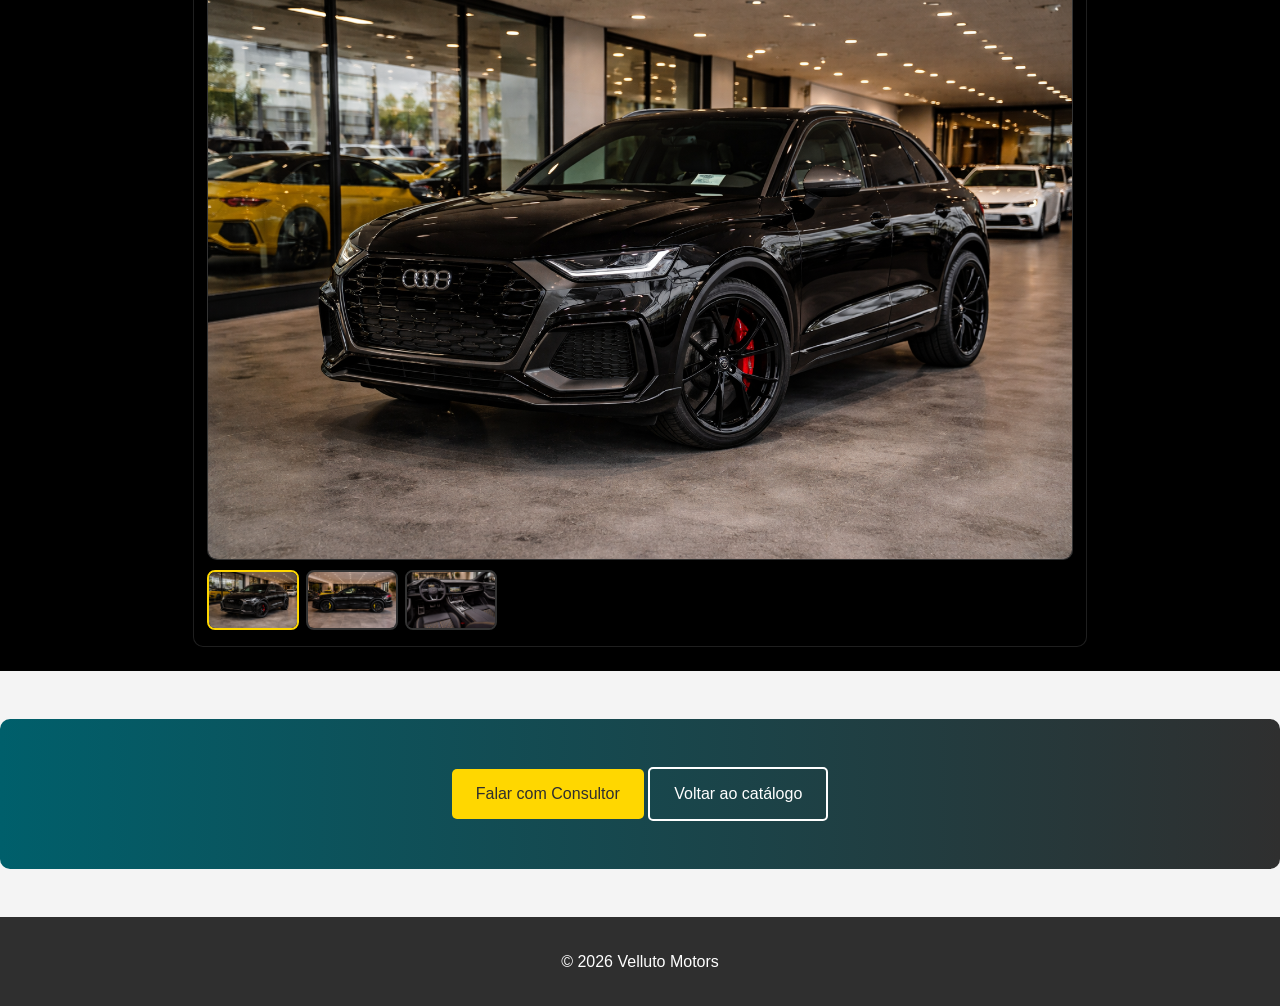
<file: detalhe-rsq8.html>
<!DOCTYPE html>
<html lang="pt-BR">
<head>
    <meta charset="utf-8" />
    <meta name="viewport" content="width=device-width, initial-scale=1" />
    <title>Audi RS Q8 2023 - Velluto Motors</title>
    <link rel="stylesheet" href="styles.css" />
</head>
<body>
    <header class="header">
        <div class="container header__inner">
            <div class="brand">
                <a href="index.html" class="brand__link">
                    <img src="images/VM_logo.PNG" alt="Velluto Motors" class="brand__logo"/>
                </a>
            </div>
            <nav class="nav">
                <ul>
                    <li><a href="index.html">Início</a></li>
                    <li><a href="index.html#catalogo-menu">Catálogo</a></li>
                </ul>
            </nav>
        </div>
    </header>

    <main id="conteudo">
        <section class="section hero-section">
            <div class="hero-wrap">
                <div class="hero-left">
                    <p class="eyebrow">SUV de Alta Performance</p>
                    <h1 class="hero-title">Audi RS Q8 2023</h1>
                    <p class="hero-subtitle">A união perfeita entre a versatilidade de um SUV e o DNA indomável da linha RennSport.</p>
                    <div class="hero-actions">
                        <a class="btn btn--gold" href="https://wa.me/5511994761582" target="_blank" rel="noopener">Agendar Test Drive</a>
                        <a class="btn btn--outline" href="index.html">Voltar</a>
                    </div>
                </div>
                <div class="hero-right">
                    <img src="images/AudiRSQ8.png" alt="Audi RS Q8 2023" />
                </div>
            </div>
        </section>

        <section class="section stats-section reveal">
            <div class="container">
                <div class="stats-grid">
                    <div class="stat-card"><strong>0-100 km/h</strong><span>3,8s</span></div>
                    <div class="stat-card"><strong>Potência</strong><span>600 cv</span></div>
                    <div class="stat-card"><strong>Torque</strong><span>800 Nm</span></div>
                    <div class="stat-card"><strong>Motor</strong><span>V8 4.0L Twin-Turbo</span></div>
                </div>
            </div>
        </section>

        <section class="section details-section reveal">
            <div class="container">
                <header class="section__header">
                    <h2 class="section__title">Especificações e tecnologia</h2>
                    <p class="section__subtitle">O SUV que desafia as leis da física em cada curva.</p>
                </header>
                <div class="details-content">
                    <div class="details-image">
                        <img src="images/AudiRSQ8.png" alt="Detalhes Audi RS Q8"/>
                    </div>
                    <div class="details-specs">
                        <h3>Performance</h3>
                        <ul>
                            <li><strong>Motor:</strong> V8 4.0L com Sistema Híbrido Leve</li>
                            <li><strong>Transmissão:</strong> Tiptronic 8 marchas</li>
                            <li><strong>Tração:</strong> Integral Quattro</li>
                        </ul>
                        <h3>Tecnologia</h3>
                        <ul>
                            <li>Eixo Traseiro Dinâmico (Esterçante)</li>
                            <li>Suspensão a Ar Adaptativa RS</li>
                            <li>Audi Virtual Cockpit com RS Layout</li>
                        </ul>
                        <h3>Interior</h3>
                        <ul>
                            <li>Bancos Esportivos em Couro Valcona</li>
                            <li>Acabamento em Fibra de Carbono Mate</li>
                            <li>Sistema de Som Bang & Olufsen 3D</li>
                        </ul>
                    </div>
                </div>
            </div>
        </section>

        <section class="section gallery-section reveal">
            <div class="container">
                <header class="section__header">
                    <h2 class="section__title">Galeria RS Q8</h2>
                    <p class="section__subtitle">Design robusto e presença imponente em cada ângulo.</p>
                </header>
                <div class="gallery-wrap">
                    <div class="gallery-main">
                        <img id="gallery-main-img" src="images/AudiRSQ8.png" alt="Audi RS Q8 Principal"/>
                    </div>
                    <div class="gallery-thumbs" aria-label="Miniaturas da galeria">
                        <button class="thumb active" data-src="images/AudiRSQ8.png" aria-label="Frente"><img src="images/AudiRSQ8.png" alt="Audi RS Q8 frente"/></button>
                        <button class="thumb" data-src="images/AudiRSQ8Lateral.png" aria-label="Lateral"><img src="images/AudiRSQ8Lateral.png" alt="RS Q8 lateral"/></button>
                        <button class="thumb" data-src="images/AudiRSQ8Interior.png" aria-label="Interior"><img src="images/AudiRSQ8Interior.png" alt="RS Q8 interior"/></button>
                    </div>
                </div>
            </div>
        </section>

        <div class="cta-section reveal">
            <div class="container" style="text-align: center;">
                <a class="btn btn--gold" href="https://wa.me/5511994761582" target="_blank" rel="noopener">Falar com Consultor</a> 
                <a class="btn btn--outline" href="index.html">Voltar ao catálogo</a>
            </div>
        </div>
    </main>

    <script>
        document.addEventListener('DOMContentLoaded', function () {
            // Galeria
            const mainImg = document.getElementById('gallery-main-img');
            const thumbs = document.querySelectorAll('.gallery-thumbs .thumb');
            thumbs.forEach(btn => {
                btn.addEventListener('click', function () {
                    const src = this.dataset.src;
                    if (!src) return;
                    mainImg.src = src;
                    mainImg.alt = this.querySelector('img')?.alt || 'Imagem do Audi RS Q8';
                    thumbs.forEach(t => t.classList.remove('active'));
                    this.classList.add('active');
                });
            });

            // Reveal on Scroll
            const reveals = document.querySelectorAll('.reveal');
            const observer = new IntersectionObserver((entries) => {
                entries.forEach(entry => {
                    if (entry.isIntersecting) {
                        entry.target.classList.add('visible');
                    }
                });
            }, { threshold: 0.15 });
            reveals.forEach(r => observer.observe(r));
        });
    </script>

    <footer class="footer">
        <div class="container">
            <p>&copy; 2026 Velluto Motors</p>
        </div>
    </footer>
</body>
</html>
</file>
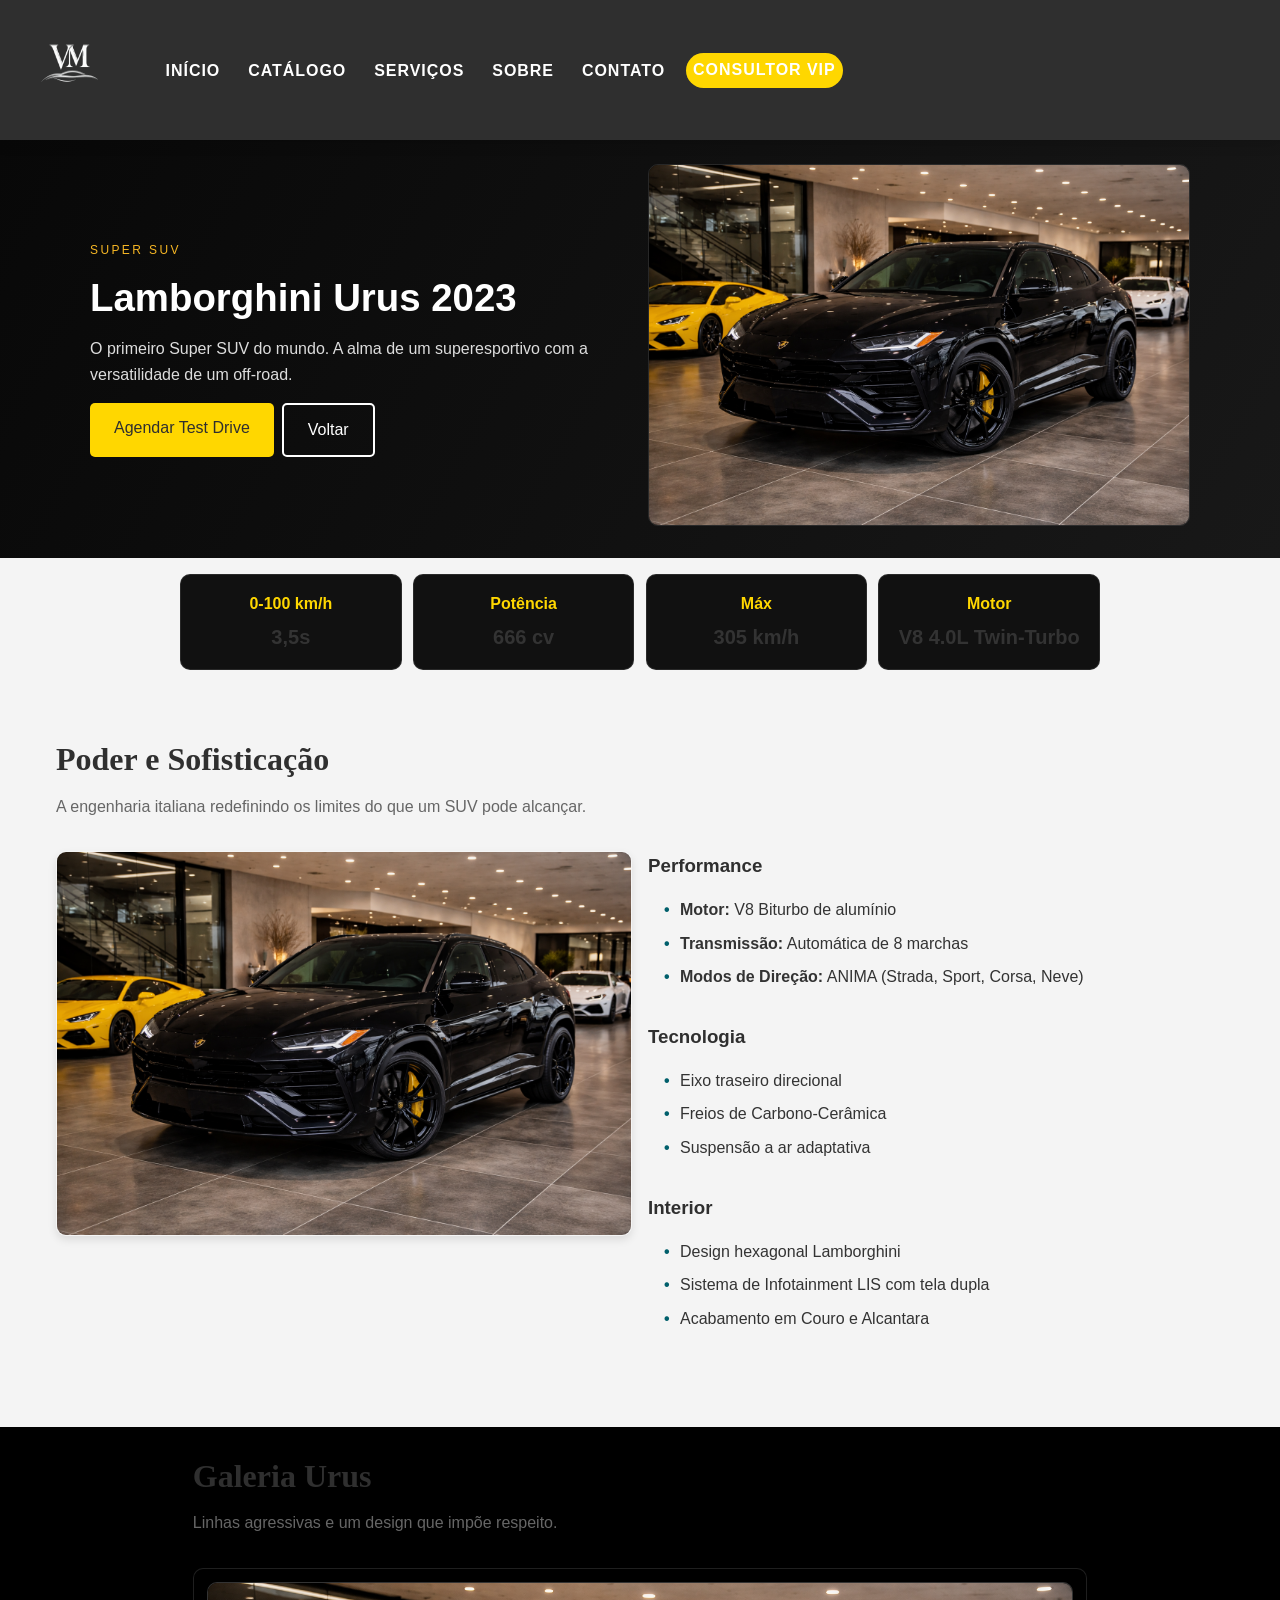
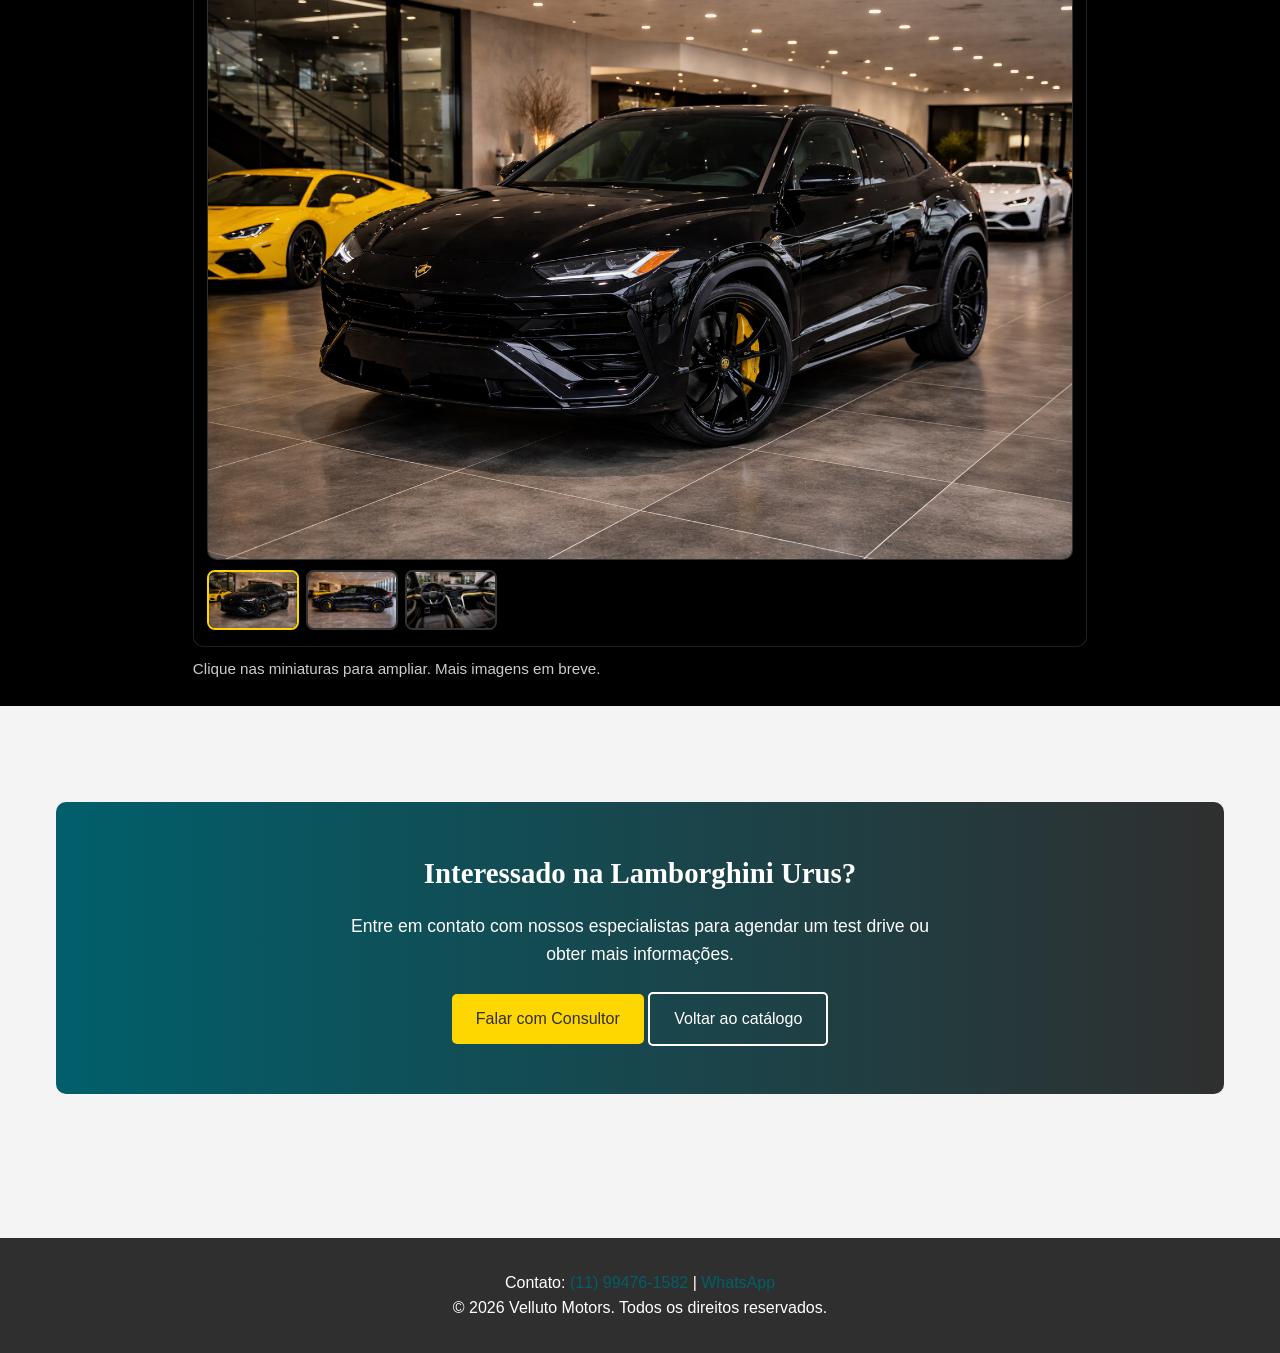
<file: detalhe-urus.html>
<!DOCTYPE html>
<html lang="pt-BR">
<head>
    <meta charset="utf-8" />
    <meta name="viewport" content="width=device-width, initial-scale=1" />
    <title>Lamborghini Urus 2023 - Velluto Motors</title>
    <link rel="stylesheet" href="styles.css" />
</head>
<body>
    <header class="header">
        <div class="container header__inner">
            <div class="brand">
                <a href="index.html" class="brand__link">
                    <img src="images/VM_logo.PNG" alt="Velluto Motors" class="brand__logo"/>
                </a>
            </div>
            <nav class="nav">
                <ul>
                    <li><a href="index.html">Início</a></li>
                    <li><a href="index.html#catalogo-menu">Catálogo</a></li>
                    <li><a href="servicos.html">Serviços</a></li>
                    <li><a href="sobre.html">Sobre</a></li>
                    <li><a href="contato.html">Contato</a></li>
                    <li><a class="btn btn--gold" href="https://wa.me/5511994761582" target="_blank" rel="noopener">Consultor VIP</a></li>
                </ul>
            </nav>
        </div>
    </header>

    <main id="conteudo">
        <section class="section hero-section">
            <div class="hero-wrap">
                <div class="hero-left">
                    <p class="eyebrow">Super SUV</p>
                    <h1 class="hero-title">Lamborghini Urus 2023</h1>
                    <p class="hero-subtitle">O primeiro Super SUV do mundo. A alma de um superesportivo com a versatilidade de um off-road.</p>
                    <div class="hero-actions">
                        <a class="btn btn--gold" href="https://wa.me/5511994761582" target="_blank" rel="noopener">Agendar Test Drive</a>
                        <a class="btn btn--outline" href="index.html">Voltar</a>
                    </div>
                </div>
                <div class="hero-right">
                    <img src="images/LamborguiniUrus.png" alt="Lamborghini Urus 2023" />
                </div>
            </div>
        </section>

        <section class="section stats-section reveal">
            <div class="container">
                <div class="stats-grid">
                    <div class="stat-card"><strong>0-100 km/h</strong><span>3,5s</span></div>
                    <div class="stat-card"><strong>Potência</strong><span>666 cv</span></div>
                    <div class="stat-card"><strong>Máx</strong><span>305 km/h</span></div>
                    <div class="stat-card"><strong>Motor</strong><span>V8 4.0L Twin-Turbo</span></div>
                </div>
            </div>
        </section>

        <section class="section details-section reveal">
            <div class="container">
                <header class="section__header">
                    <h2 class="section__title">Poder e Sofisticação</h2>
                    <p class="section__subtitle">A engenharia italiana redefinindo os limites do que um SUV pode alcançar.</p>
                </header>
                <div class="details-content">
                    <div class="details-image">
                        <img src="images/LamborguiniUrus.png" alt="Detalhes Urus"/>
                    </div>
                    <div class="details-specs">
                        <h3>Performance</h3>
                        <ul>
                            <li><strong>Motor:</strong> V8 Biturbo de alumínio</li>
                            <li><strong>Transmissão:</strong> Automática de 8 marchas</li>
                            <li><strong>Modos de Direção:</strong> ANIMA (Strada, Sport, Corsa, Neve)</li>
                        </ul>
                        <h3>Tecnologia</h3>
                        <ul>
                            <li>Eixo traseiro direcional</li>
                            <li>Freios de Carbono-Cerâmica</li>
                            <li>Suspensão a ar adaptativa</li>
                        </ul>
                        <h3>Interior</h3>
                        <ul>
                            <li>Design hexagonal Lamborghini</li>
                            <li>Sistema de Infotainment LIS com tela dupla</li>
                            <li>Acabamento em Couro e Alcantara</li>
                        </ul>
                    </div>
                </div>
            </div>
        </section>

        <section class="section gallery-section reveal">
            <div class="container">
                <header class="section__header">
                    <h2 class="section__title">Galeria Urus</h2>
                    <p class="section__subtitle">Linhas agressivas e um design que impõe respeito.</p>
                </header>
                <div class="gallery-wrap">
                    <div class="gallery-main">
                        <img id="gallery-main-img" src="images/LamborguiniUrus.png" alt="Lamborghini Urus Principal"/>
                    </div>
                    <div class="gallery-thumbs" aria-label="Miniaturas da galeria">
                        <!-- 🔥 CORRIGIDO: usando os nomes reais das imagens 🔥 -->
                        <button class="thumb active" data-src="images/LamborguiniUrus.png" aria-label="Frente"><img src="images/LamborguiniUrus.png" alt="Lamborghini Urus frente"/></button>
                        <button class="thumb" data-src="images/UrusLateral.png" aria-label="Lateral"><img src="images/UrusLateral.png" alt="Urus lateral"/></button>
                        <button class="thumb" data-src="images/UrusInterior.png" aria-label="Interior"><img src="images/UrusInterior.png" alt="Urus interior"/></button>
                    </div>
                </div>
                <p class="gallery-note">Clique nas miniaturas para ampliar. Mais imagens em breve.</p>
            </div>
        </section>

        <section class="section reveal">
            <div class="container">
                <div class="cta-section">
                    <h3>Interessado na Lamborghini Urus?</h3>
                    <p>Entre em contato com nossos especialistas para agendar um test drive ou obter mais informações.</p>
                    <a class="btn btn--gold" href="https://wa.me/5511994761582" target="_blank" rel="noopener">Falar com Consultor</a> 
                    <a class="btn btn--outline" href="index.html">Voltar ao catálogo</a>
                </div>
            </div>
        </section>
    </main>

    <script>
        document.addEventListener('DOMContentLoaded', function () {
            // Galeria
            const mainImg = document.getElementById('gallery-main-img');
            const thumbs = document.querySelectorAll('.gallery-thumbs .thumb');
            thumbs.forEach(btn => {
                btn.addEventListener('click', function () {
                    const src = this.dataset.src;
                    if (!src) return;
                    mainImg.src = src;
                    mainImg.alt = this.querySelector('img')?.alt || 'Imagem da Urus';
                    thumbs.forEach(t => t.classList.remove('active'));
                    this.classList.add('active');
                });
            });

            // Reveal on Scroll
            const reveals = document.querySelectorAll('.reveal');
            const observer = new IntersectionObserver((entries) => {
                entries.forEach(entry => {
                    if (entry.isIntersecting) {
                        entry.target.classList.add('visible');
                    }
                });
            }, { threshold: 0.15 });
            reveals.forEach(r => observer.observe(r));
        });
    </script>

    <footer class="footer">
        <div class="container">
            <p>Contato: <a href="tel:5511994761582">(11) 99476-1582</a> | <a href="https://wa.me/5511994761582" target="_blank" rel="noopener">WhatsApp</a></p>
            <p>&copy; 2026 Velluto Motors. Todos os direitos reservados.</p>
        </div>
    </footer>
</body>
</html>
</file>
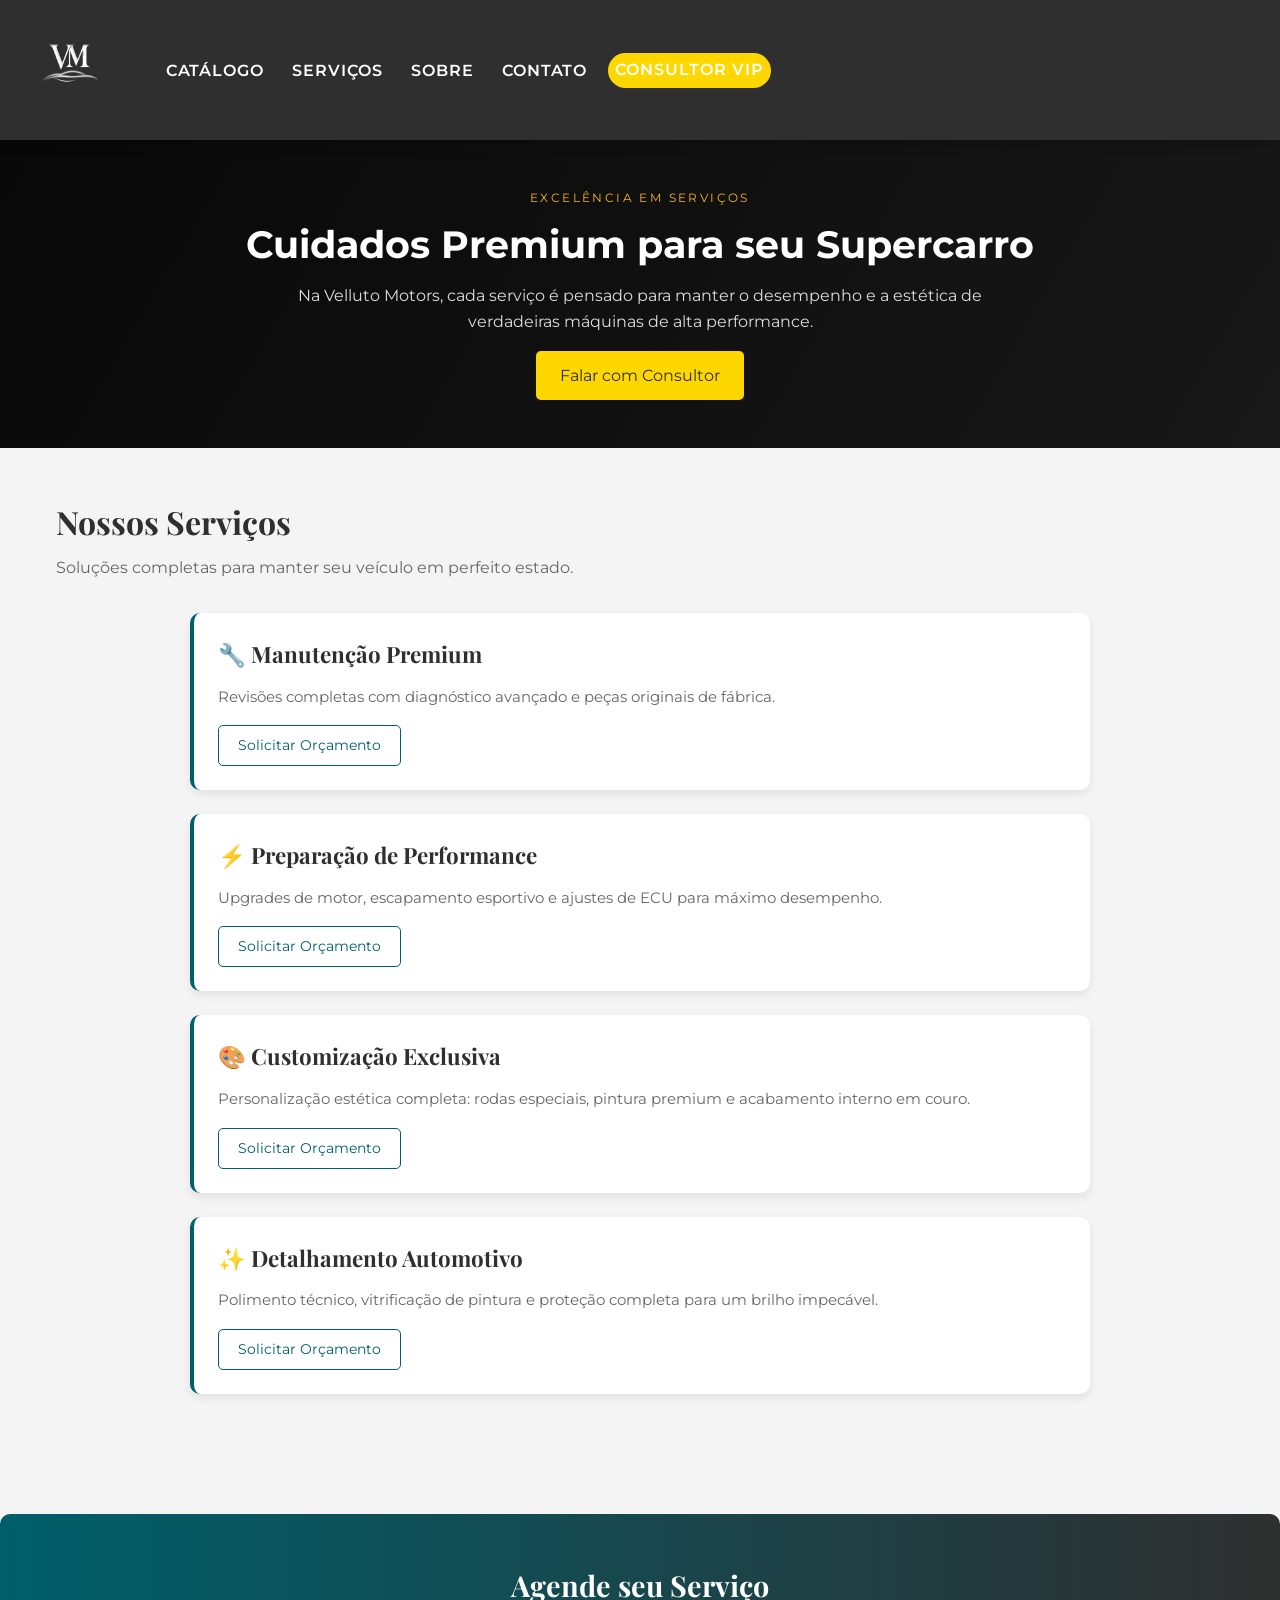
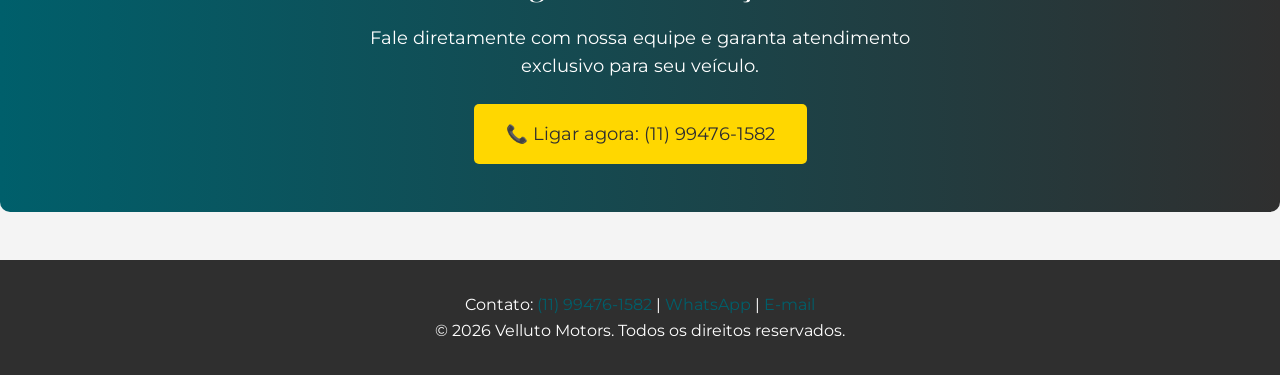
<file: servicos.html>
<!DOCTYPE html>
<html lang="pt-BR">
<head>
  <meta charset="utf-8" />
  <meta name="viewport" content="width=device-width, initial-scale=1" />
  <title>Serviços — Velluto Motors</title>
  <meta name="description" content="Serviços premium para seu supercarro: manutenção, performance, customização e detalhamento." />
  
  <!-- Fonts -->
  <link rel="preconnect" href="https://fonts.googleapis.com">
  <link rel="preconnect" href="https://fonts.gstatic.com" crossorigin>
  <link href="https://fonts.googleapis.com/css2?family=Montserrat:wght@300;400;600;700&family=Playfair+Display:wght@600;700&display=swap" rel="stylesheet">
  
  <!-- CSS -->
  <link rel="stylesheet" href="styles.css" />
</head>
<body>

  <!-- Header -->
  <header class="header">
    <div class="container header__inner">
      <div class="brand">
        <a href="index.html" class="brand__link" aria-label="Velluto Motors — Início">
          <img src="images/VM_logo.PNG" alt="Velluto Motors" class="brand__logo" />
        </a>
      </div>
      
      <nav class="nav" aria-label="Menu principal">
        <ul>
          <li><a href="index.html#catalogo-menu">Catálogo</a></li>
          <li><a href="servicos.html">Serviços</a></li>
          <li><a href="sobre.html">Sobre</a></li>
          <li><a href="contato.html">Contato</a></li>
          <li><a class="btn btn--gold" href="https://wa.me/5511994761582" target="_blank" rel="noopener">Consultor VIP</a></li>
        </ul>
      </nav>
    </div>
  </header>

  <!-- Menu Catálogo Fullscreen -->
  <section id="catalogo-menu" class="catalog-menu" aria-labelledby="catalogo-title">
    <div class="catalog-menu__inner">
      <div class="catalog-menu__top">
        <h2 id="catalogo-title">Catálogo</h2>
        <a href="#" class="catalog-menu__close" aria-label="Fechar catálogo">×</a>
      </div>
      <div class="catalog-menu__wrap">
        <aside class="catalog-menu__side">
          <button class="catalog-menu__side-btn active" data-panel="ferrari">Ferrari</button>
          <button class="catalog-menu__side-btn" data-panel="lamborghini">Lamborghini</button>
          <button class="catalog-menu__side-btn" data-panel="suv">SUVs</button>
          <button class="catalog-menu__side-btn" data-panel="hiper">Hipercarros</button>
        </aside>

        <div class="catalog-menu__slides">
          <div class="catalog-slide active" id="ferrari">
            <h3>Ferrari</h3>
            <div class="catalog-slide__cards">
              <a href="detalhe-f8.html" class="catalog-card"><strong>F8 Tributo</strong><span>2023 • V8 Biturbo</span></a>
              <a href="detalhe-purosangue.html" class="catalog-card"><strong>Purosangue</strong><span>2025 • SUV</span></a>
            </div>
          </div>
          <div class="catalog-slide" id="lamborghini">
            <h3>Lamborghini</h3>
            <div class="catalog-slide__cards">
              <a href="detalhe-lambo.html" class="catalog-card"><strong>Aventador SVJ</strong><span>2021 • V12</span></a>
              <a href="detalhe-urus.html" class="catalog-card"><strong>Urus</strong><span>2023 • SUV</span></a>
            </div>
          </div>
          <div class="catalog-slide" id="suv">
            <h3>SUVs</h3>
            <div class="catalog-slide__cards">
              <a href="detalhe-dbx.html" class="catalog-card"><strong>DBX707</strong><span>2024 • V8</span></a>
              <a href="detalhe-rsq8.html" class="catalog-card"><strong>Audi RS Q8</strong><span>2023 • V8</span></a>
              <a href="detalhe-brabus.html" class="catalog-card"><strong>Brabus G63 800</strong><span>2023 • V8</span></a>
            </div>
          </div>
          <div class="catalog-slide" id="hiper">
            <h3>Hipercarros</h3>
            <div class="catalog-slide__cards">
              <a href="detalhe-mercedes.html" class="catalog-card"><strong>AMG ONE</strong><span>2022 • Híbrido</span></a>
            </div>
          </div>
        </div>
      </div>
    </div>
  </section>

  <!-- Script do Catálogo -->
  <script>
    document.addEventListener('DOMContentLoaded', function () {
      const sideButtons = document.querySelectorAll('.catalog-menu__side-btn');
      const slides = document.querySelectorAll('.catalog-slide');

      sideButtons.forEach(btn => {
        btn.addEventListener('click', function () {
          const target = this.dataset.panel;
          sideButtons.forEach(b => b.classList.remove('active'));
          slides.forEach(s => s.classList.remove('active'));
          this.classList.add('active');
          document.getElementById(target)?.classList.add('active');
        });
      });
    });
  </script>

  <!-- Conteúdo Principal -->
  <main id="conteudo">
    
    <!-- Hero Section -->
    <section class="hero-section" style="margin-top: 0; padding: 3rem 0;">
      <div class="container">
        <div class="hero-wrap" style="grid-template-columns: 1fr; text-align: center;">
          <div class="hero-left">
            <p class="eyebrow">Excelência em Serviços</p>
            <h1 class="hero-title">Cuidados Premium para seu Supercarro</h1>
            <p class="hero-subtitle" style="max-width: 700px; margin-left: auto; margin-right: auto;">
              Na Velluto Motors, cada serviço é pensado para manter o desempenho e a estética de verdadeiras máquinas de alta performance.
            </p>
            <div class="hero-actions" style="justify-content: center;">
              <a class="btn btn--gold" href="https://wa.me/5511994761582" target="_blank" rel="noopener">Falar com Consultor</a>
            </div>
          </div>
        </div>
      </div>
    </section>

    <!-- Serviços Disponíveis -->
    <section class="section">
      <div class="container">
        
        <header class="section__header">
          <h2 class="section__title">Nossos Serviços</h2>
          <p class="section__subtitle">Soluções completas para manter seu veículo em perfeito estado.</p>
        </header>

        <div style="max-width: 900px; margin: 0 auto;">
          
          <div class="servico-card">
            <h3>🔧 Manutenção Premium</h3>
            <p>Revisões completas com diagnóstico avançado e peças originais de fábrica.</p>
            <a href="https://wa.me/5511994761582?text=Olá,%20tenho%20interesse%20em%20Manutenção%20Premium" target="_blank" class="btn btn--ghost">
              Solicitar Orçamento
            </a>
          </div>

          <div class="servico-card">
            <h3>⚡ Preparação de Performance</h3>
            <p>Upgrades de motor, escapamento esportivo e ajustes de ECU para máximo desempenho.</p>
            <a href="https://wa.me/5511994761582?text=Olá,%20tenho%20interesse%20em%20Preparação%20de%20Performance" target="_blank" class="btn btn--ghost">
              Solicitar Orçamento
            </a>
          </div>

          <div class="servico-card">
            <h3>🎨 Customização Exclusiva</h3>
            <p>Personalização estética completa: rodas especiais, pintura premium e acabamento interno em couro.</p>
            <a href="https://wa.me/5511994761582?text=Olá,%20tenho%20interesse%20em%20Customização%20Exclusiva" target="_blank" class="btn btn--ghost">
              Solicitar Orçamento
            </a>
          </div>

          <div class="servico-card">
            <h3>✨ Detalhamento Automotivo</h3>
            <p>Polimento técnico, vitrificação de pintura e proteção completa para um brilho impecável.</p>
            <a href="https://wa.me/5511994761582?text=Olá,%20tenho%20interesse%20em%20Detalhamento%20Automotivo" target="_blank" class="btn btn--ghost">
              Solicitar Orçamento
            </a>
          </div>

        </div>

      </div>
    </section>

    <!-- CTA Final -->
    <section class="cta-section">
      <div class="container">
        <h3>Agende seu Serviço</h3>
        <p>Fale diretamente com nossa equipe e garanta atendimento exclusivo para seu veículo.</p>
        <a href="tel:+5511994761582" class="btn btn--gold btn--large">
          📞 Ligar agora: (11) 99476-1582
        </a>
      </div>
    </section>

  </main>

  <!-- Footer -->
  <footer class="footer">
    <div class="container">
      <p>
        Contato: 
        <a href="tel:+5511994761582">(11) 99476-1582</a> | 
        <a href="https://wa.me/5511994761582" target="_blank" rel="noopener">WhatsApp</a> | 
        <a href="mailto:concierge@vellutomotors.com.br">E-mail</a>
      </p>
      <p>&copy; 2026 Velluto Motors. Todos os direitos reservados.</p>
    </div>
  </footer>

</body>
</html>
</file>
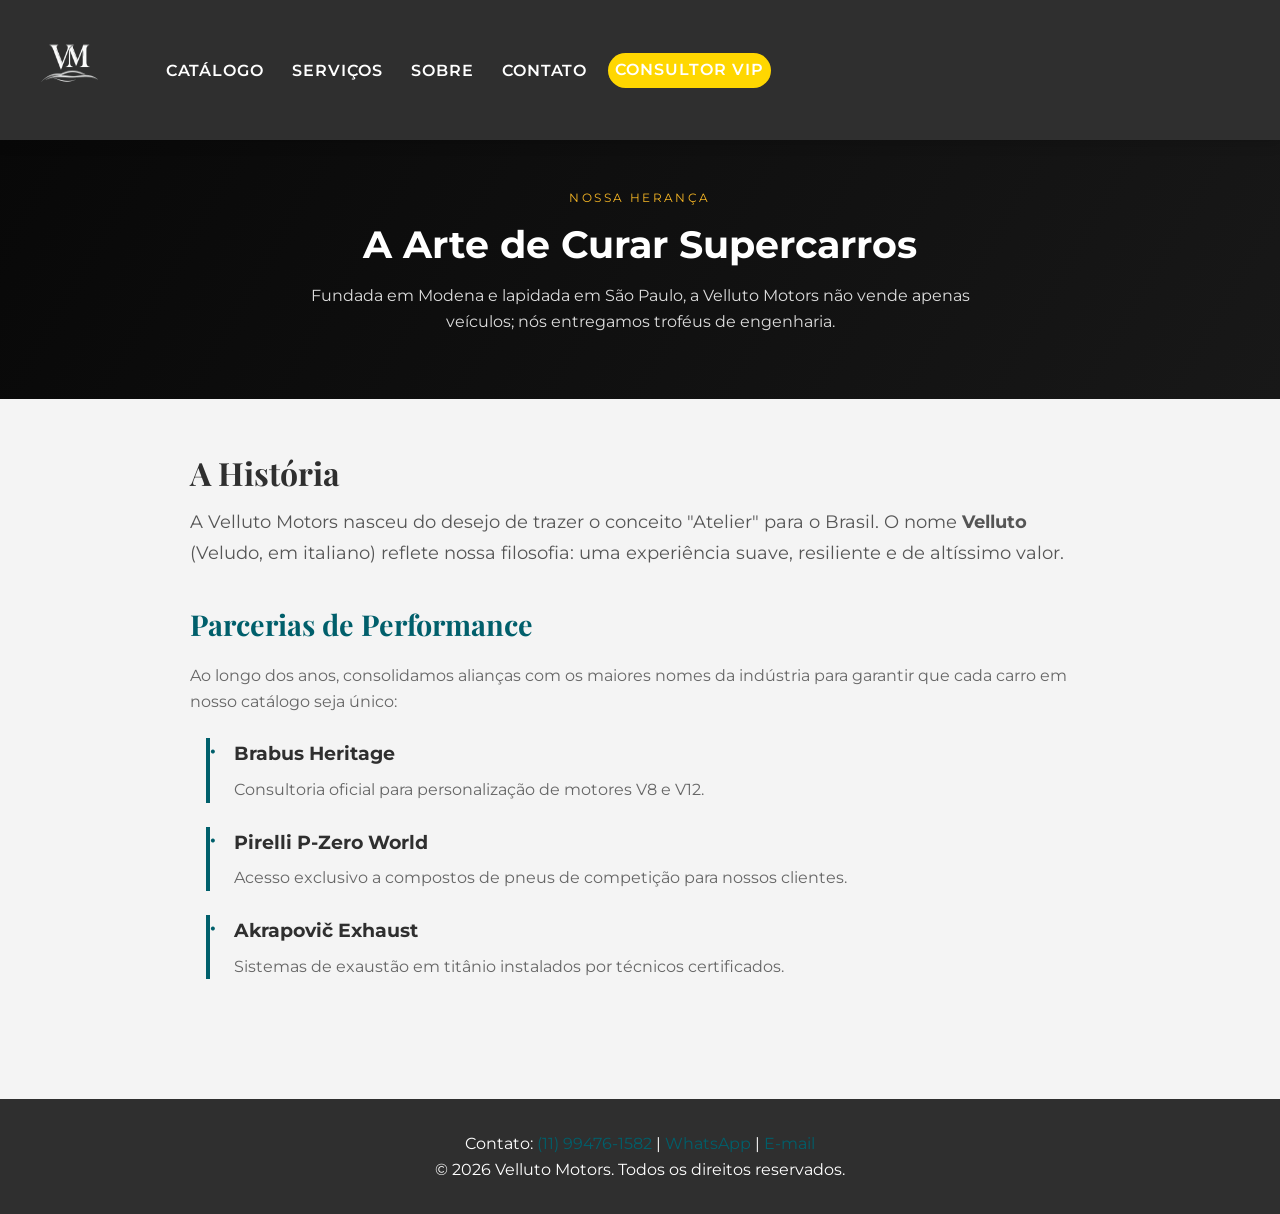
<file: sobre.html>
<!DOCTYPE html>
<html lang="pt-BR">
<head>
  <meta charset="utf-8" />
  <meta name="viewport" content="width=device-width, initial-scale=1" />
  <title>Sobre — Velluto Motors</title>
  <meta name="description" content="Conheça a história da Velluto Motors e nossa paixão por supercarros." />
  
  <!-- Fonts -->
  <link rel="preconnect" href="https://fonts.googleapis.com">
  <link rel="preconnect" href="https://fonts.gstatic.com" crossorigin>
  <link href="https://fonts.googleapis.com/css2?family=Montserrat:wght@300;400;600;700&family=Playfair+Display:wght@600;700&display=swap" rel="stylesheet">
  
  <!-- CSS -->
  <link rel="stylesheet" href="styles.css" />
</head>
<body>

  <!-- Header -->
  <header class="header">
    <div class="container header__inner">
      <div class="brand">
        <a href="index.html" class="brand__link" aria-label="Velluto Motors — Início">
          <img src="images/VM_logo.PNG" alt="Velluto Motors" class="brand__logo" />
        </a>
      </div>
      
      <nav class="nav" aria-label="Menu principal">
        <ul>
          <li><a href="index.html#catalogo-menu">Catálogo</a></li>
          <li><a href="servicos.html">Serviços</a></li>
          <li><a href="sobre.html">Sobre</a></li>
          <li><a href="contato.html">Contato</a></li>
          <li><a class="btn btn--gold" href="https://wa.me/5511994761582" target="_blank" rel="noopener">Consultor VIP</a></li>
        </ul>
      </nav>
    </div>
  </header>

  <!-- Menu Catálogo Fullscreen -->
  <section id="catalogo-menu" class="catalog-menu" aria-labelledby="catalogo-title">
    <div class="catalog-menu__inner">
      <div class="catalog-menu__top">
        <h2 id="catalogo-title">Catálogo</h2>
        <a href="#" class="catalog-menu__close" aria-label="Fechar catálogo">×</a>
      </div>
      <div class="catalog-menu__wrap">
        <aside class="catalog-menu__side">
          <button class="catalog-menu__side-btn active" data-panel="ferrari">Ferrari</button>
          <button class="catalog-menu__side-btn" data-panel="lamborghini">Lamborghini</button>
          <button class="catalog-menu__side-btn" data-panel="suv">SUVs</button>
          <button class="catalog-menu__side-btn" data-panel="hiper">Hipercarros</button>
        </aside>

        <div class="catalog-menu__slides">
          <div class="catalog-slide active" id="ferrari">
            <h3>Ferrari</h3>
            <div class="catalog-slide__cards">
              <a href="detalhe-f8.html" class="catalog-card"><strong>F8 Tributo</strong><span>2023 • V8 Biturbo</span></a>
              <a href="detalhe-purosangue.html" class="catalog-card"><strong>Purosangue</strong><span>2025 • SUV</span></a>
            </div>
          </div>
          <div class="catalog-slide" id="lamborghini">
            <h3>Lamborghini</h3>
            <div class="catalog-slide__cards">
              <a href="detalhe-lambo.html" class="catalog-card"><strong>Aventador SVJ</strong><span>2021 • V12</span></a>
              <a href="detalhe-urus.html" class="catalog-card"><strong>Urus</strong><span>2023 • SUV</span></a>
            </div>
          </div>
          <div class="catalog-slide" id="suv">
            <h3>SUVs</h3>
            <div class="catalog-slide__cards">
              <a href="detalhe-dbx.html" class="catalog-card"><strong>DBX707</strong><span>2024 • V8</span></a>
              <a href="detalhe-rsq8.html" class="catalog-card"><strong>Audi RS Q8</strong><span>2023 • V8</span></a>
              <a href="detalhe-brabus.html" class="catalog-card"><strong>Brabus G63 800</strong><span>2023 • V8</span></a>
            </div>
          </div>
          <div class="catalog-slide" id="hiper">
            <h3>Hipercarros</h3>
            <div class="catalog-slide__cards">
              <a href="detalhe-mercedes.html" class="catalog-card"><strong>AMG ONE</strong><span>2022 • Híbrido</span></a>
            </div>
          </div>
        </div>
      </div>
    </div>
  </section>

  <!-- Script do Catálogo -->
  <script>
    document.addEventListener('DOMContentLoaded', function () {
      const sideButtons = document.querySelectorAll('.catalog-menu__side-btn');
      const slides = document.querySelectorAll('.catalog-slide');

      sideButtons.forEach(btn => {
        btn.addEventListener('click', function () {
          const target = this.dataset.panel;
          sideButtons.forEach(b => b.classList.remove('active'));
          slides.forEach(s => s.classList.remove('active'));
          this.classList.add('active');
          document.getElementById(target)?.classList.add('active');
        });
      });
    });
  </script>

  <!-- Conteúdo Principal -->
  <main id="conteudo">
    
    <!-- Hero Section -->
    <section class="hero-section" style="margin-top: 0; padding: 3rem 0;">
      <div class="container">
        <div class="hero-wrap" style="grid-template-columns: 1fr; text-align: center;">
          <div class="hero-left">
            <p class="eyebrow">Nossa Herança</p>
            <h1 class="hero-title">A Arte de Curar Supercarros</h1>
            <p class="hero-subtitle" style="max-width: 700px; margin-left: auto; margin-right: auto;">
              Fundada em Modena e lapidada em São Paulo, a Velluto Motors não vende apenas veículos; nós entregamos troféus de engenharia.
            </p>
          </div>
        </div>
      </div>
    </section>

    <!-- Conteúdo da História -->
    <section class="section">
      <div class="container">
        
        <div class="details-content" style="grid-template-columns: 1fr; max-width: 900px; margin: 0 auto;">
          
          <div class="details-specs">
            <h2 class="section__title">A História</h2>
            <p style="font-size: 1.1rem; line-height: 1.8; color: #555; margin-bottom: 2rem;">
              A Velluto Motors nasceu do desejo de trazer o conceito "Atelier" para o Brasil. O nome <strong>Velluto</strong> (Veludo, em italiano) reflete nossa filosofia: uma experiência suave, resiliente e de altíssimo valor.
            </p>
            
            <h3 style="margin-top: 1.5rem; color: var(--blue-petroleum); font-family: 'Playfair Display', serif; font-size: 1.8rem;">
              Parcerias de Performance
            </h3>
            <p style="margin-bottom: 1.5rem; color: #666;">
              Ao longo dos anos, consolidamos alianças com os maiores nomes da indústria para garantir que cada carro em nosso catálogo seja único:
            </p>
            
            <ul style="list-style: none; padding: 0;">
              <li style="margin-bottom: 1.5rem; padding-left: 1.5rem; border-left: 4px solid var(--blue-petroleum);">
                <strong style="font-size: 1.2rem; color: var(--gray-graphite);">Brabus Heritage</strong>
                <p style="color: #666; margin-top: 0.5rem;">Consultoria oficial para personalização de motores V8 e V12.</p>
              </li>
              <li style="margin-bottom: 1.5rem; padding-left: 1.5rem; border-left: 4px solid var(--blue-petroleum);">
                <strong style="font-size: 1.2rem; color: var(--gray-graphite);">Pirelli P-Zero World</strong>
                <p style="color: #666; margin-top: 0.5rem;">Acesso exclusivo a compostos de pneus de competição para nossos clientes.</p>
              </li>
              <li style="margin-bottom: 1.5rem; padding-left: 1.5rem; border-left: 4px solid var(--blue-petroleum);">
                <strong style="font-size: 1.2rem; color: var(--gray-graphite);">Akrapovič Exhaust</strong>
                <p style="color: #666; margin-top: 0.5rem;">Sistemas de exaustão em titânio instalados por técnicos certificados.</p>
              </li>
            </ul>
          </div>
          
        </div>
        
      </div>
    </section>

  </main>

  <!-- Footer -->
  <footer class="footer">
    <div class="container">
      <p>
        Contato: 
        <a href="tel:+5511994761582">(11) 99476-1582</a> | 
        <a href="https://wa.me/5511994761582" target="_blank" rel="noopener">WhatsApp</a> | 
        <a href="mailto:concierge@vellutomotors.com.br">E-mail</a>
      </p>
      <p>&copy; 2026 Velluto Motors. Todos os direitos reservados.</p>
    </div>
  </footer>

</body>
</html>
</file>
<file: styles.css>
/* Reset básico */
* {
  margin: 0;
  padding: 0;
  box-sizing: border-box;
}

body {
  font-family: 'Montserrat', sans-serif;
  line-height: 1.6;
  color: #333;
  background-color: #f4f4f4;
}

/* Cores personalizadas */
:root {
  --gray-graphite: #2F2F2F;
  --blue-petroleum: #005F6B;
}

/* Header - z-index ajustado para 999 */
.header {
  background: var(--gray-graphite);
  color: white;
  padding: 0.4rem 0;
  position: sticky;
  top: 0;
  z-index: 999;
  box-shadow: 0 4px 12px rgba(0, 0, 0, 0.15);
  border-bottom: none;
<<<<<<< HEAD
  box-shadow: none;

position: sticky;      /* Faz o menu grudar */
  top: 0;               /* No topo da tela */
  z-index: 1000;        /* Garante que fique em cima de tudo */
  box-shadow: 0 4px 12px rgba(0,0,0,0.15); /* Sombra para dar profundidade */

=======
>>>>>>> c419338f17cbef70b3e78a373da07c1fa46e9517
}

.header .container {
  max-width: 100%;
  margin: 0;
  padding: 0 0.6rem;
}

.header__inner {
  display: flex;
  align-items: center;
  justify-content: flex-start;
  gap: 0.8rem;
  width: 100%;
  margin: 0;
  background: transparent;
}

.brand {
  display: flex;
  align-items: center;
  gap: 0.4rem;
  margin-left: 0;
}

.brand__logo {
  height: 120px;
  width: 120px;
}

.nav {
  display: flex;
  align-items: center;
  margin-left: 1rem;
}

.nav ul {
  list-style: none;
  display: flex;
  gap: 0.85rem;
  align-items: center;
}

.nav a {
  color: white;
  text-decoration: none;
  transition: all 0.3s;
  text-transform: uppercase;
  font-family: 'Montserrat', 'Poppins', 'Arial', sans-serif;
  font-weight: 600;
  letter-spacing: 0.06em;
  border-radius: 999px;
  padding: 0.3rem 0.45rem;
}

.nav a:hover {
  color: var(--blue-petroleum);
  background-color: transparent;
}

/* Hero */
.hero {
  background: linear-gradient(to right, var(--blue-petroleum), var(--gray-graphite));
  color: white;
  padding: 4rem 0;
  text-align: center;
  position: relative;
}

.hero__image {
  position: absolute;
  top: 0;
  left: 0;
  width: 100%;
  height: 100%;
  object-fit: cover;
  z-index: 1;
}

.hero__overlay {
  position: absolute;
  top: 0;
  left: 0;
  width: 100%;
  height: 100%;
  background: rgba(0, 0, 0, 0.5);
  z-index: 2;
}

.hero__content {
  position: relative;
  z-index: 3;
}

.hero__title {
  font-family: 'Playfair Display', serif;
  font-size: 2.5rem;
  margin-bottom: 1rem;
}

.hero__subtitle {
  font-size: 1.2rem;
  margin-bottom: 2rem;
}

.btn {
  display: inline-block;
  padding: 0.75rem 1.5rem;
  text-decoration: none;
  border-radius: 5px;
  transition: all 0.3s;
}

.btn--gold {
  background-color: #FFD700;
  color: var(--gray-graphite);
}

.btn--gold:hover {
  background-color: #FFC107;
}

.btn--outline {
  border: 2px solid white;
  color: white;
}

.btn--outline:hover {
  background-color: white;
  color: var(--blue-petroleum);
}

.btn--large {
  padding: 1rem 2rem;
  font-size: 1.1rem;
}

.btn--large:hover {
  transform: scale(1.05);
  box-shadow: 0 8px 16px rgba(0, 0, 0, 0.2);
}

/* Catalog menu fullscreen - z-index ajustado para 1000 */
.catalog-menu {
  position: fixed;
  inset: 0;
  z-index: 1000;
  background: radial-gradient(circle at 20% 20%, rgba(18, 18, 18, 0.95), #000 78%);
  color: #fff;
  opacity: 0;
  pointer-events: none;
  transform: translateY(-18px);
  transition: opacity 0.22s ease, transform 0.22s ease;
  overflow: auto;
}

.catalog-menu:target {
  opacity: 1;
  pointer-events: auto;
  transform: translateY(0);
}

.catalog-menu__inner {
  width: min(100%, 1200px);
  margin: 0 auto;
  padding: 1.25rem 0.8rem 1.5rem;
}

.catalog-menu__top {
  display: flex;
  align-items: center;
  justify-content: space-between;
  gap: 1rem;
  margin-bottom: 1rem;
}

.catalog-menu__top h2 {
  margin: 0;
  font-size: clamp(1.6rem, 3vw, 2.4rem);
  letter-spacing: 0.08em;
  text-transform: uppercase;
  color: #ffd700;
}

.catalog-menu__close {
  text-decoration: none;
  color: #fff;
  font-size: 2rem;
  line-height: 1;
  padding: 0 0.4rem;
  transition: color 0.2s;
}

.catalog-menu__close:hover {
  color: #ffd700;
}

.catalog-menu__wrap {
  display: grid;
  grid-template-columns: 240px 1fr;
  gap: 1rem;
  background: rgba(255, 255, 255, 0.03);
  border: 1px solid rgba(255, 255, 255, 0.2);
  border-radius: 16px;
  overflow: hidden;
  box-shadow: 0 20px 60px rgba(0, 0, 0, 0.4);
}

.catalog-menu__side {
  background: rgba(0, 0, 0, 0.75);
  display: flex;
  flex-direction: column;
  gap: 0.45rem;
  padding: 0.9rem;
}

.catalog-menu__side-btn {
  background: rgba(255, 255, 255, 0.08);
  color: #fff;
  border: 1px solid rgba(255, 255, 255, 0.18);
  border-radius: 999px;
  padding: 0.5rem 0.75rem;
  text-align: left;
  cursor: pointer;
  width: 100%;
  transition: all 0.18s ease;
  font-size: 0.9rem;
  font-weight: 600;
}

.catalog-menu__side-btn.active,
.catalog-menu__side-btn:hover {
  background: #ffd700;
  color: #111;
  border-color: #ffd700;
  transform: translateX(4px);
}

.catalog-menu__slides {
  padding: 0.8rem;
  border-left: 1px solid rgba(255, 255, 255, 0.12);
  min-height: 450px;
}

.catalog-slide {
  display: none;
  animation: fadeUp 0.25s ease;
}

.catalog-slide.active {
  display: block;
}

.catalog-slide h3 {
  margin-top: 0;
  margin-bottom: 0.65rem;
  font-size: clamp(1.2rem, 2.5vw, 1.7rem);
  letter-spacing: 0.05em;
  color: #fff;
  text-transform: uppercase;
}

.catalog-slide__cards {
  display: flex;
  gap: 0.75rem;
  overflow-x: auto;
  padding-bottom: 0.25rem;
  scroll-snap-type: x mandatory;
}

.catalog-slide__cards::-webkit-scrollbar {
  height: 8px;
}

.catalog-slide__cards::-webkit-scrollbar-thumb {
  background: rgba(255, 255, 255, 0.28);
  border-radius: 999px;
}

.catalog-card {
  flex: 0 0 min(42%, 290px);
  display: block;
  text-decoration: none;
  color: #fff;
  background: linear-gradient(140deg, rgba(255, 255, 255, 0.08), rgba(255, 255, 255, 0.02));
  border: 1px solid rgba(255, 255, 255, 0.24);
  border-radius: 14px;
  padding: 0.9rem 1rem;
  transition: transform 0.2s ease, border-color 0.2s ease, box-shadow 0.2s ease;
  scroll-snap-align: start;
}

.catalog-card strong {
  display: block;
  margin-bottom: 0.25rem;
  font-size: 1.1rem;
  letter-spacing: 0.01em;
  text-transform: uppercase;
}

.catalog-card span {
  color: #ddd;
  font-size: 0.88rem;
}

.catalog-card:hover {
  transform: translateY(-5px) scale(1.01);
  border-color: #ffd700;
  box-shadow: 0 8px 24px rgba(0, 0, 0, 0.35);
}

.catalog-card:hover strong {
  color: #ffd700;
}

@keyframes fadeUp {
  from {
    opacity: 0;
    transform: translateY(12px);
  }
  to {
    opacity: 1;
    transform: translateY(0);
  }
}

/* Seções */
.section {
  padding: 3rem 0;
}

.section__title {
  font-family: 'Playfair Display', serif;
  font-size: 2rem;
  color: var(--gray-graphite);
  margin-bottom: 0.5rem;
}

.section__subtitle {
  color: #666;
  margin-bottom: 2rem;
}

.hero-section {
  background: linear-gradient(120deg, #080808, #181818);
  padding: 1.5rem 0;
}

.hero-wrap {
  display: grid;
  grid-template-columns: 1fr 1fr;
  align-items: center;
  gap: 1rem;
  width: min(100%, 1100px);
  margin: 0 auto;
  color: #fff;
}

.hero-left .eyebrow {
  text-transform: uppercase;
  font-size: 0.75rem;
  letter-spacing: 0.2em;
  color: #f6b624;
  margin-bottom: 0.4rem;
}

.hero-title {
  font-size: clamp(1.6rem, 4vw, 2.4rem);
  margin: 0 0 0.5rem;
}

.hero-subtitle {
  margin: 0 0 1rem;
  color: #ddd;
  max-width: 500px;
}

.hero-actions {
  display: flex;
  gap: 0.5rem;
  flex-wrap: wrap;
}

.hero-right img {
  width: 100%;
  border-radius: 10px;
  border: 1px solid rgba(255, 255, 255, 0.1);
}

.stats-section {
  padding: 1rem 0;
}

.stats-grid {
  display: grid;
  grid-template-columns: repeat(4, 1fr);
  gap: 0.7rem;
  width: min(100%, 920px);
  margin: 0 auto;
}

.stat-card {
  background: #111;
  border: 1px solid rgba(255, 255, 255, 0.1);
  border-radius: 10px;
  padding: 1rem;
  text-align: center;
}

.stat-card strong {
  display: block;
  color: #ffd700;
  margin-bottom: 0.3rem;
}

.stat-card span {
  font-size: 1.25rem;
  font-weight: 700;
}

.details-section .details-content {
  display: grid;
  grid-template-columns: 1fr 1fr;
  gap: 1rem;
  align-items: start;
  margin-top: 1rem;
}

.details-image img {
  width: 100%;
  border-radius: 10px;
  border: 1px solid rgba(255, 255, 255, 0.1);
}

.details-specs ul {
  margin: 0 0 1rem 1rem;
}

.reveal {
  opacity: 0;
  transform: translateY(24px);
  transition: opacity 0.45s ease, transform 0.45s ease;
}

.reveal.visible {
  opacity: 1;
  transform: translateY(0);
}

/* Gallery Section */
.gallery-section {
  background: #000;
  color: #fff;
  padding: 1.5rem 0;
  margin: 0;
  width: 100%;
  box-sizing: border-box;
}

.gallery-section .container {
  width: min(100%, 920px);
  max-width: 920px;
  margin: 0 auto;
  padding: 0 0.8rem;
}

.gallery-wrap {
  border: 1px solid rgba(255, 255, 255, 0.12);
  border-radius: 10px;
  background: rgba(0, 0, 0, 0.85);
  padding: 0.8rem;
  box-shadow: none;
  margin: 0 auto;
  width: 100%;
  max-width: 900px;
}

.gallery-main {
  border-radius: 10px;
  overflow: hidden;
  border: 1px solid rgba(255, 255, 255, 0.2);
  margin-bottom: 0.6rem;
  position: relative;
  width: 100%;
  min-height: 300px;
  background: #000;
  display: flex;
  align-items: center;
  justify-content: center;
}

.gallery-main img {
  width: 100%;
  height: 100%;
  display: block;
  object-fit: cover;
}

.gallery-thumbs {
  display: flex;
  gap: 0.45rem;
  margin-top: 0.2rem;
  overflow-x: auto;
  padding-bottom: 0.2rem;
}

.gallery-thumbs .thumb {
  border: 2px solid rgba(255, 255, 255, 0.2);
  background: transparent;
  width: 92px;
  height: 60px;
  border-radius: 8px;
  overflow: hidden;
  cursor: pointer;
  flex: 0 0 auto;
  padding: 0;
}

.gallery-thumbs .thumb.active,
.gallery-thumbs .thumb:hover {
  border-color: #ffd700;
}

.gallery-thumbs .thumb img {
  width: 100%;
  height: 100%;
  object-fit: cover;
  display: block;
}

.gallery-note {
  margin-top: 0.65rem;
  color: #ccc;
  font-size: 0.95rem;
}

/* Cards de carros */
.grid-cards {
  display: grid;
  grid-template-columns: repeat(auto-fit, minmax(300px, 1fr));
  gap: 2rem;
}

.car-card {
  background: white;
  border-radius: 10px;
  overflow: hidden;
  box-shadow: 0 4px 8px rgba(0, 0, 0, 0.1);
  transition: transform 0.3s;
  padding: 0 0 1.5rem 0;
}

.car-card:hover {
  transform: translateY(-5px);
}

.car-card__media {
  display: block;
  width: 100%;
  text-align: center;
}

.car-card__media img {
  width: 100%;
  height: 180px;
  object-fit: cover;
  object-position: center;
  border-radius: 10px 10px 0 0;
}

.car-card__title {
  font-family: 'Playfair Display', serif;
  font-size: 1.5rem;
  color: var(--gray-graphite);
  margin: 1rem 1rem 0.5rem 1rem;
}

.car-card__description {
  color: #666;
  font-size: 0.9rem;
  line-height: 1.5;
  margin: 0 1rem 1rem 1rem;
}

.car-card__specs {
  list-style: none;
  margin: 0 1rem 1rem 1rem;
}

.car-card__specs li {
  margin-bottom: 0.5rem;
  color: #666;
}

.price {
  font-size: 1.2rem;
  font-weight: bold;
  color: var(--blue-petroleum);
  margin: 0 1rem 1rem 1rem;
}

.btn--ghost {
  color: var(--blue-petroleum);
  border: 1px solid var(--blue-petroleum);
  padding: 0.5rem 1rem;
  border-radius: 5px;
  text-decoration: none;
  transition: all 0.3s;
  margin: 0 1rem;
  display: inline-block;
}

.btn--ghost:hover {
  background-color: var(--blue-petroleum);
  color: white;
}

/* Container */
.container {
  max-width: 1200px;
  margin: 0 auto;
  padding: 0 1rem;
}

/* Details Section Completa */
.details-content {
  display: grid;
  grid-template-columns: 1fr 2fr;
  gap: 2rem;
  margin: 2rem 0;
}

.details-image img {
  width: 100%;
  height: auto;
  border-radius: 10px;
  box-shadow: 0 4px 8px rgba(0, 0, 0, 0.1);
}

.details-specs h3 {
  color: var(--gray-graphite);
  margin-top: 2rem;
  margin-bottom: 1rem;
}

.details-specs h3:first-of-type {
  margin-top: 0;
}

.details-specs ul {
  list-style: none;
  padding: 0;
}

.details-specs li {
  margin-bottom: 0.5rem;
  padding-left: 1rem;
  position: relative;
}

.details-specs li:before {
  content: "•";
  color: var(--blue-petroleum);
  font-weight: bold;
  position: absolute;
  left: 0;
}

/* Features Section */
.features-section {
  background-color: white;
  padding: 2rem;
  border-radius: 10px;
  margin: 2rem 0;
  box-shadow: 0 4px 8px rgba(0, 0, 0, 0.05);
}

.features-section h3 {
  color: var(--gray-graphite);
  font-size: 1.5rem;
  margin-bottom: 1.5rem;
}

.features-list {
  list-style: none;
  display: grid;
  grid-template-columns: repeat(auto-fit, minmax(250px, 1fr));
  gap: 1.5rem;
}

.features-list li {
  padding: 1rem;
  background-color: #f9f9f9;
  border-left: 4px solid var(--blue-petroleum);
  border-radius: 5px;
  color: #555;
}

/* CTA Section */
.cta-section {
  background: linear-gradient(to right, var(--blue-petroleum), var(--gray-graphite));
  color: white;
  padding: 3rem 2rem;
  border-radius: 10px;
  text-align: center;
  margin: 3rem 0;
}

.cta-section h3 {
  font-size: 1.8rem;
  margin-bottom: 1rem;
  font-family: 'Playfair Display', serif;
}

.cta-section p {
  margin-bottom: 1.5rem;
  font-size: 1.1rem;
  max-width: 600px;
  margin-left: auto;
  margin-right: auto;
}

/* Especificações Técnicas */
.specs-detail {
  display: grid;
  grid-template-columns: repeat(auto-fit, minmax(250px, 1fr));
  gap: 2rem;
  margin: 3rem 0;
  background-color: white;
  padding: 2rem;
  border-radius: 10px;
  box-shadow: 0 4px 8px rgba(0, 0, 0, 0.05);
}

.specs-column h3 {
  color: var(--blue-petroleum);
  font-size: 1.3rem;
  margin-bottom: 1rem;
  padding-bottom: 0.5rem;
  border-bottom: 2px solid var(--blue-petroleum);
}

.specs-column ul {
  list-style: none;
}

.specs-column li {
  margin-bottom: 1rem;
  color: #555;
  line-height: 1.8;
}

.specs-column strong {
  color: var(--gray-graphite);
}

/* Footer */
.footer {
  background-color: var(--gray-graphite);
  color: white;
  text-align: center;
  padding: 2rem 0;
  margin-top: 3rem;
}

.footer a {
  color: var(--blue-petroleum);
  text-decoration: none;
}

.footer a:hover {
  text-decoration: underline;
}

/* ============================================ */
/* PÁGINA DE CONTATO - ESTILOS EXCLUSIVOS       */
/* ============================================ */

.contato-section {
  min-height: 70vh;
  padding: 4rem 0;
  background-color: #f4f4f4;
}

.contato-section .section__header {
  text-align: center;
  margin-bottom: 3rem;
}

.contato-section .section__title {
  color: var(--gray-graphite);
  font-size: clamp(2rem, 5vw, 2.5rem);
  margin-bottom: 0.75rem;
  font-family: 'Playfair Display', serif;
}

.contato-section .section__subtitle {
  color: #666;
  font-size: 1.1rem;
  max-width: 600px;
  margin-left: auto;
  margin-right: auto;
}

/* Grid de contato */
.contato-grid {
  display: grid;
  grid-template-columns: repeat(auto-fit, minmax(320px, 1fr));
  gap: 2rem;
  max-width: 1100px;
  margin: 0 auto;
}

/* Cards de contato */
.contato-card {
  background: white;
  border-radius: 10px;
  padding: 2.5rem 2rem;
  box-shadow: 0 4px 8px rgba(0, 0, 0, 0.1);
  transition: transform 0.3s;
  text-align: center;
}

.contato-card:hover {
  transform: translateY(-5px);
  box-shadow: 0 8px 16px rgba(0, 0, 0, 0.15);
}

.contato-card h3 {
  font-family: 'Playfair Display', serif;
  font-size: 1.8rem;
  color: var(--gray-graphite);
  margin-bottom: 1.5rem;
  padding-bottom: 1rem;
  border-bottom: 2px solid var(--blue-petroleum);
}

.contato-card p {
  color: #555;
  font-size: 1rem;
  line-height: 1.8;
  margin-bottom: 1.5rem;
}

.contato-card strong {
  color: var(--gray-graphite);
  font-weight: 700;
  font-size: 1rem;
  text-transform: uppercase;
  letter-spacing: 0.05em;
  display: block;
  margin-bottom: 0.25rem;
}

.contato-card a {
  color: var(--blue-petroleum);
  text-decoration: none;
  transition: color 0.3s;
  font-size: 1rem;
}

.contato-card a:hover {
  color: var(--gray-graphite);
}

/* Botões nos cards */
.contato-card .btn {
  margin-top: 1rem;
  width: 100%;
  text-align: center;
}

.contato-card .btn--outline {
  border: 2px solid var(--blue-petroleum);
  color: var(--blue-petroleum);
  background: transparent;
  font-weight: 600;
}

.contato-card .btn--outline:hover {
  background: var(--blue-petroleum);
  color: white;
}

.contato-card .btn--gold {
  background-color: #FFD700;
  color: var(--gray-graphite);
  font-weight: 700;
}

.contato-card .btn--gold:hover {
  background-color: #FFC107;
}

/* Links de contato com hover */
.contato-card p a {
  display: inline-block;
  padding: 0.25rem 0;
  border-bottom: 1px solid transparent;
  transition: all 0.3s;
}

.contato-card p a:hover {
  border-bottom-color: var(--blue-petroleum);
}

/* ============================================ */
/* PÁGINA DE SERVIÇOS - ESTILOS EXCLUSIVOS      */
/* ============================================ */

.servico-card {
  background: white;
  border-radius: 10px;
  padding: 1.5rem;
  margin-bottom: 1.5rem;
  box-shadow: 0 4px 8px rgba(0, 0, 0, 0.08);
  border-left: 4px solid var(--blue-petroleum);
  transition: all 0.3s ease;
}

.servico-card:hover {
  transform: translateX(5px);
  box-shadow: 0 6px 12px rgba(0, 95, 107, 0.15);
}

.servico-card h3 {
  font-family: 'Playfair Display', serif;
  font-size: 1.4rem;
  color: var(--gray-graphite);
  margin-bottom: 0.75rem;
}

.servico-card p {
  color: #666;
  font-size: 0.95rem;
  line-height: 1.6;
  margin-bottom: 1rem;
}

.servico-card .btn--ghost {
  margin: 0;
  padding: 0.5rem 1.2rem;
  font-size: 0.9rem;
}

/* Ajuste da hero-section na página de serviços */
.hero-section .container {
  max-width: 1200px;
  margin: 0 auto;
  padding: 0 1rem;
}

/* Responsivo */
@media (max-width: 860px) {
  .servico-card {
    padding: 1.2rem;
  }
  
  .servico-card h3 {
    font-size: 1.2rem;
  }
}

/* ============================================ */
/* RESPONSIVIDADE - MEDIA QUERIES               */
/* ============================================ */

@media (max-width: 980px) {
  .catalog-menu__wrap {
    grid-template-columns: 1fr;
  }
  
  .catalog-menu__slides {
    border-left: none;
  }
  
  .catalog-menu__side {
    flex-direction: row;
    flex-wrap: wrap;
    justify-content: center;
  }
  
  .catalog-menu__side-btn {
    width: auto;
  }
}

@media (max-width: 860px) {
  .hero-wrap {
    grid-template-columns: 1fr;
  }
  
  .stats-grid {
    grid-template-columns: repeat(2, 1fr);
  }
  
  .details-section .details-content {
    grid-template-columns: 1fr;
  }
  
  .details-content {
    grid-template-columns: 1fr !important;
  }
}

@media (max-width: 768px) {
  .nav ul {
    flex-direction: column;
  }

  .hero__title {
    font-size: 2rem;
  }

  .grid-cards {
    grid-template-columns: 1fr;
  }
  
  .gallery-thumbs .thumb {
    width: 78px;
    height: 52px;
  }
  
  /* Contato responsivo */
  .contato-section {
    padding: 2rem 0 3rem;
  }
  
  .contato-grid {
    grid-template-columns: 1fr;
    gap: 1.5rem;
    padding: 0 1rem;
  }
  
  .contato-card {
    padding: 2rem 1.5rem;
  }
  
  .contato-card h3 {
    font-size: 1.5rem;
  }
  
  .contato-section .section__title {
    font-size: 1.8rem;
  }
}
</file>
